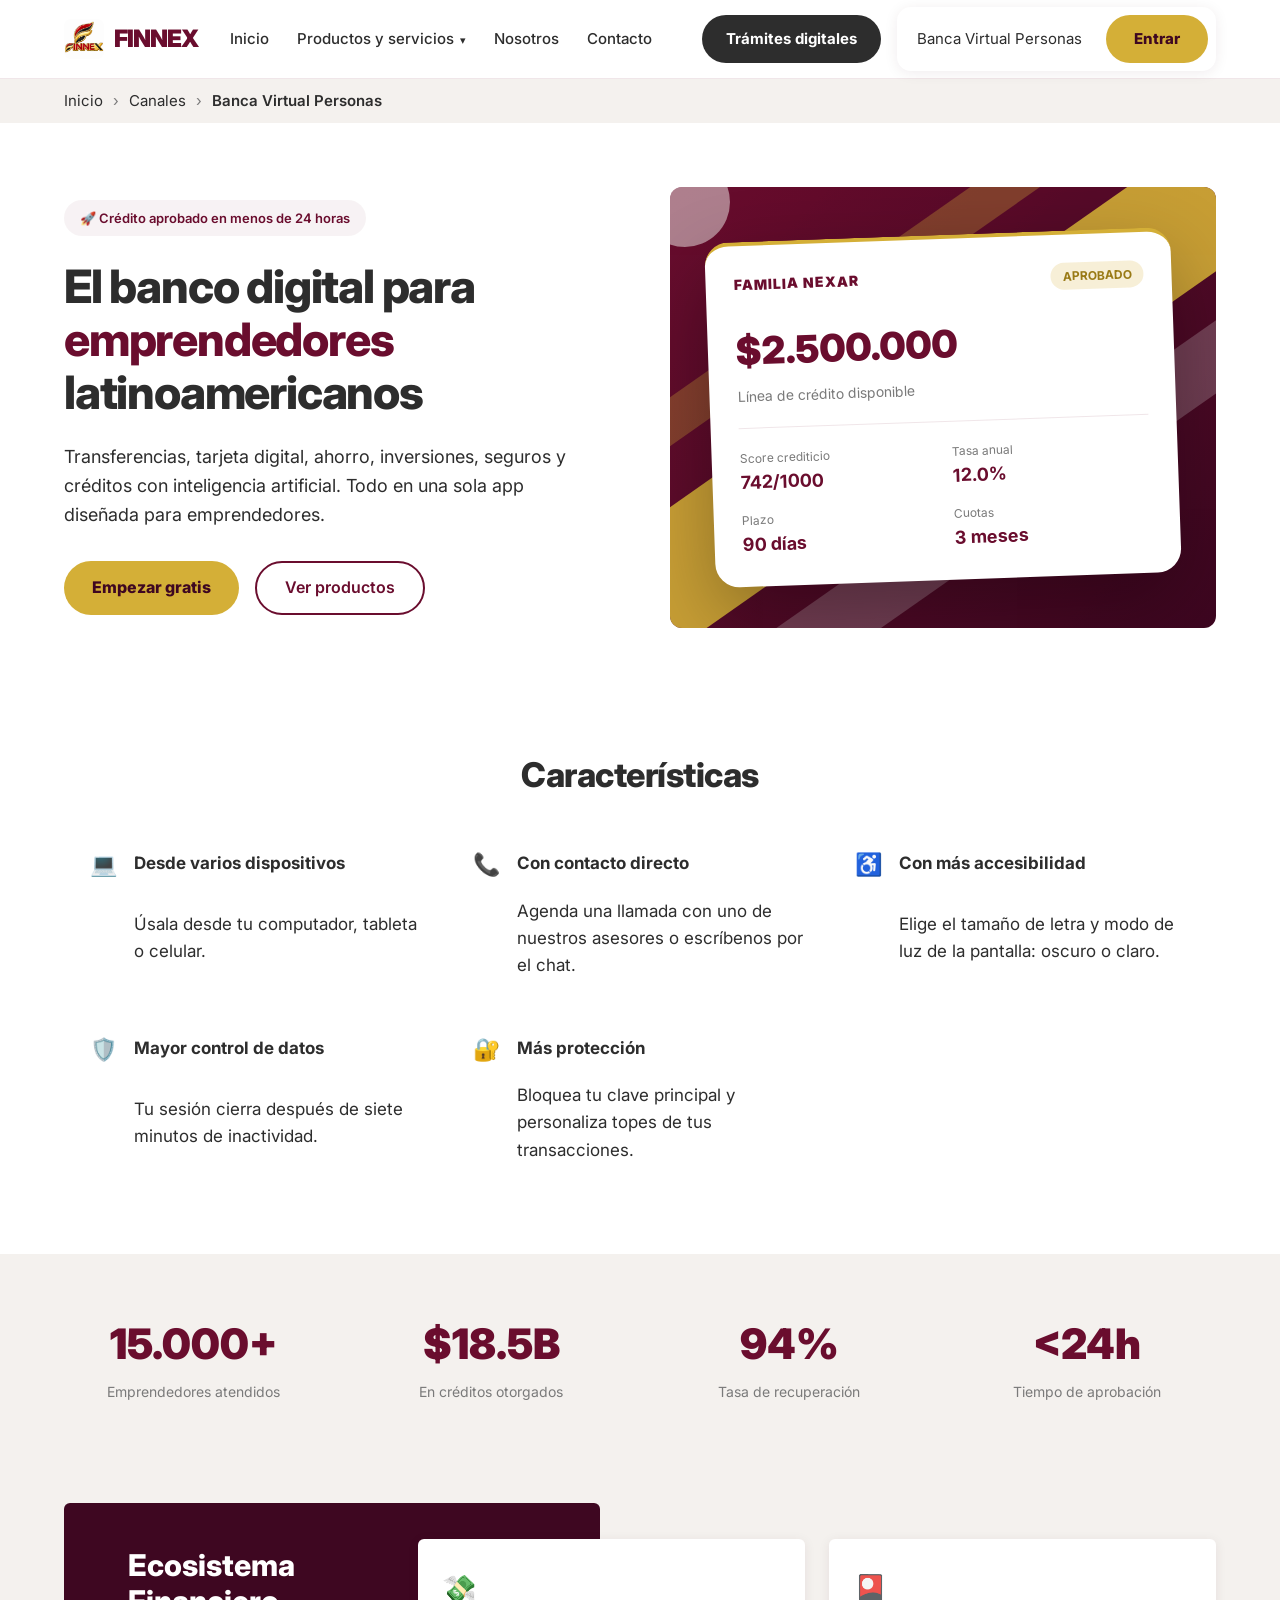
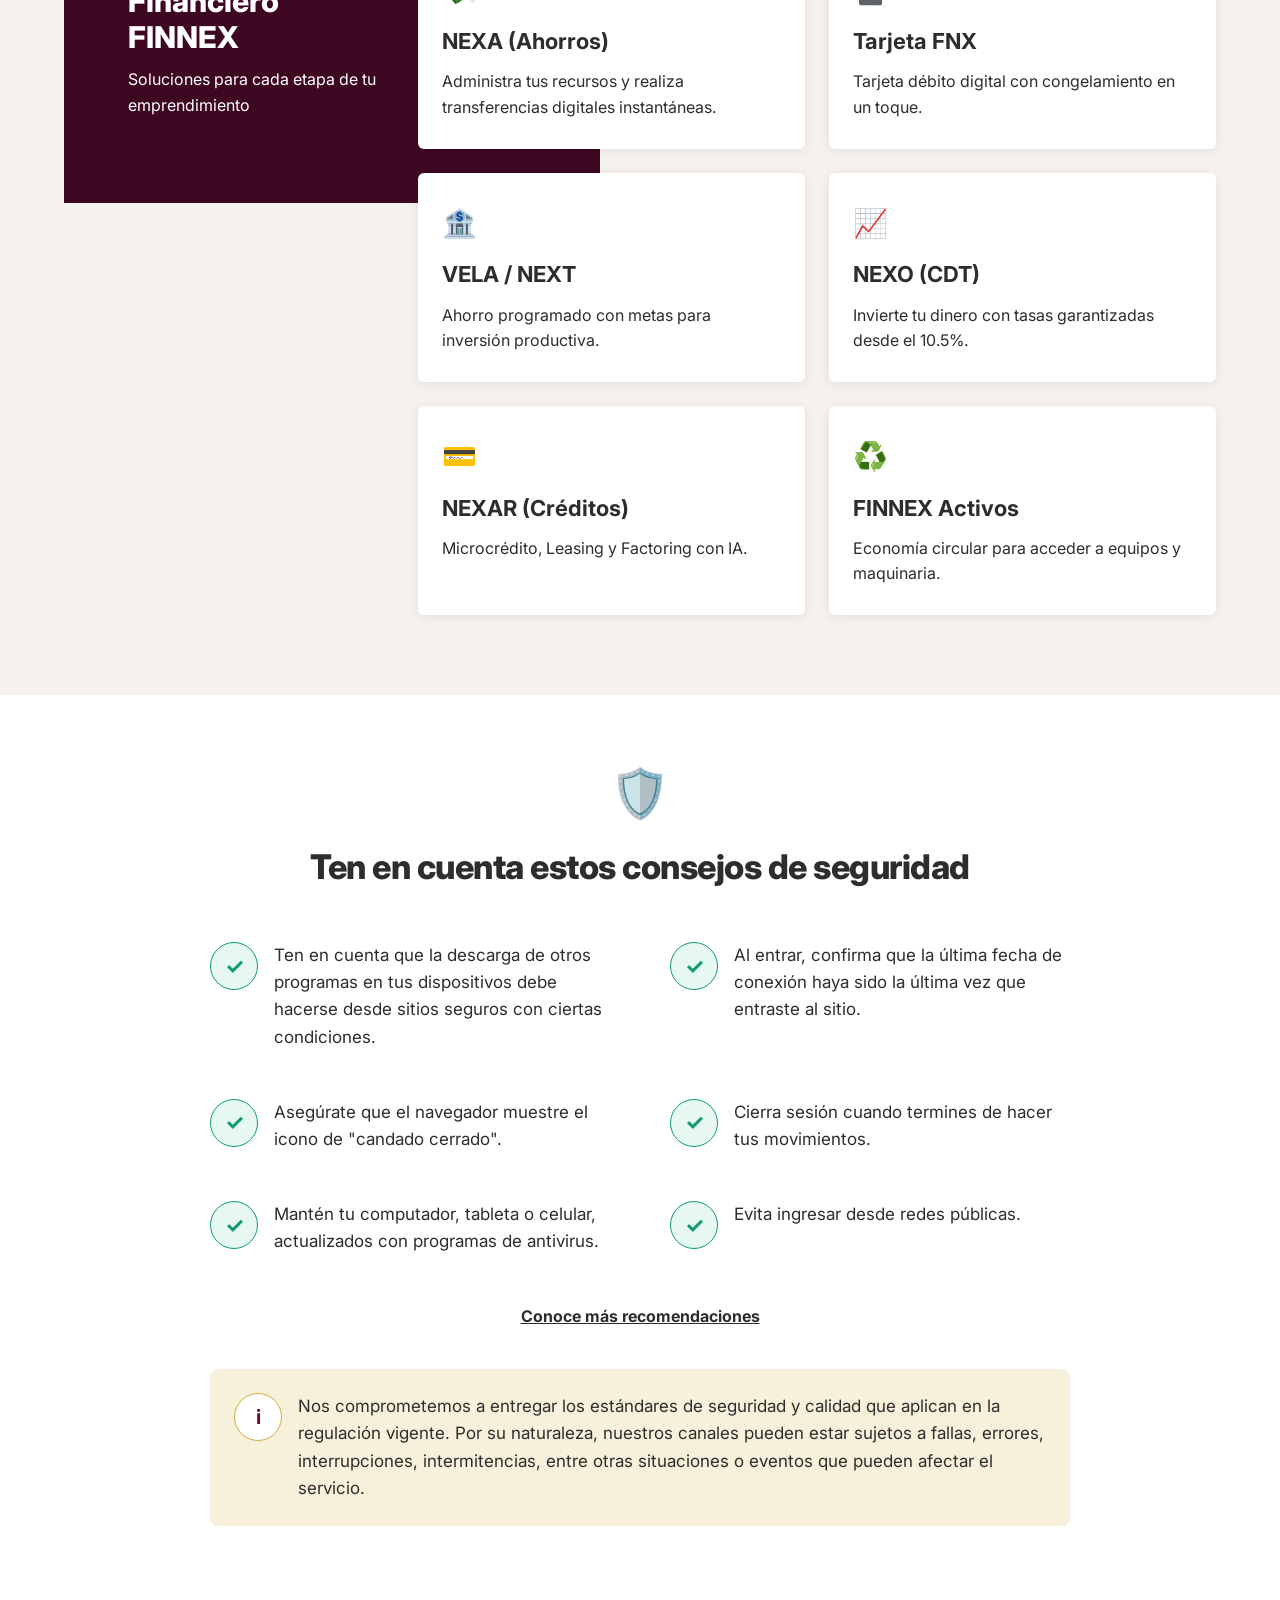
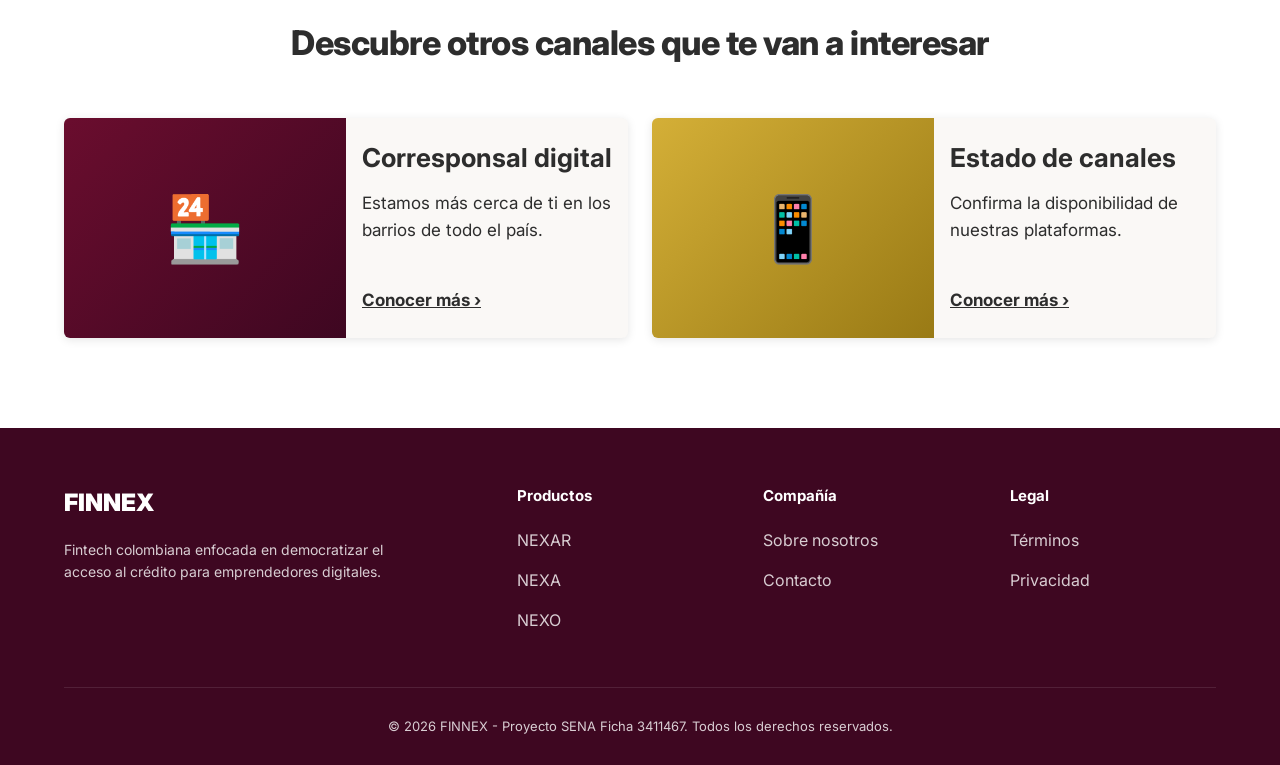
<file: index.html>
<!DOCTYPE html>
<html lang="es">
<head>
  <meta charset="UTF-8">
  <meta name="viewport" content="width=device-width, initial-scale=1.0">
  <title>FINNEX - El banco digital para emprendedores</title>
  <link rel="icon" type="image/png" href="logo.png">
  <link href="https://fonts.googleapis.com/css2?family=Inter:wght@300;400;500;600;700;800;900&display=swap" rel="stylesheet">
  <style>
    * { margin: 0; padding: 0; box-sizing: border-box; }
    :root {
      --wine: #6A0D2E;
      --wine-dark: #3E0721;
      --gold: #D4AF37;
      --bone: #F4F1EE;
      --text: #2D2D2D;
      --text-light: #7A7A7A;
      --white: #FFFFFF;
      --success: #0F9D6E;
      --success-soft: #E7F7F1;
      --line: rgba(106, 13, 46, 0.1);
    }
    html { scroll-behavior: smooth; }
    body { font-family: 'Inter', sans-serif; background: var(--white); color: var(--text); line-height: 1.6; overflow-x: hidden; }
    a { color: inherit; }
    .container { max-width: 1200px; margin: 0 auto; padding: 0 24px; }
    h2.title { font-size: 34px; font-weight: 800; color: var(--text); text-align: center; letter-spacing: -.5px; margin-bottom: 48px; }
    :focus-visible { outline: 2px solid var(--gold); outline-offset: 2px; }

    /* BOTONES */
    .btn-primary { background: var(--wine); color: var(--white) !important; padding: 12px 28px; border-radius: 100px; font-weight: 600; text-decoration: none; display: inline-flex; align-items: center; justify-content: center; transition: all .2s; border: none; cursor: pointer; }
    .btn-primary:hover { background: var(--wine-dark); transform: translateY(-2px); box-shadow: 0 10px 20px rgba(106, 13, 46, .2); }
    .btn-secondary { background: var(--white); color: var(--wine); padding: 12px 28px; border-radius: 100px; font-weight: 600; text-decoration: none; border: 2px solid var(--wine); transition: all .2s; }
    .btn-secondary:hover { background: var(--bone); transform: translateY(-2px); }
    .btn-gold { background: var(--gold); color: var(--wine-dark); padding: 12px 28px; border-radius: 100px; font-weight: 800; text-decoration: none; display: inline-flex; align-items: center; transition: all .2s; }
    .btn-gold:hover { transform: translateY(-2px); box-shadow: 0 10px 20px rgba(212, 175, 55, .3); }
    .btn-dark { background: var(--text); color: var(--white); padding: 12px 24px; border-radius: 100px; font-weight: 700; font-size: 15px; text-decoration: none; transition: background .2s; }
    .btn-dark:hover { background: var(--wine-dark); }


    /* NAVBAR */
    .navbar { background: var(--white); position: sticky; top: 0; z-index: 100; border-bottom: 1px solid var(--line); }
    .nav-inner { display: flex; align-items: center; gap: 32px; min-height: 76px; }
    .logo { display: flex; align-items: center; gap: 10px; font-size: 24px; font-weight: 900; color: var(--wine); text-decoration: none; letter-spacing: -1px; }
    .logo img { width: 40px; height: 40px; border-radius: 8px; }
    .nav-links { display: flex; gap: 28px; align-items: center; }
    .nav-links a { text-decoration: none; font-size: 15px; font-weight: 500; transition: color .2s; }
    .nav-links a:hover { color: var(--wine); }
    .nav-actions { margin-left: auto; display: flex; align-items: center; gap: 16px; }
    .nav-access { display: flex; align-items: center; gap: 24px; padding: 8px 8px 8px 20px; border-radius: 14px; box-shadow: 0 2px 14px rgba(62, 7, 33, .08); font-size: 15px; }
    .menu-btn { display: none; background: none; border: none; font: 700 16px 'Inter', sans-serif; color: var(--text); cursor: pointer; }

    /* MENÚ DESPLEGABLE */
    .has-drop { position: relative; padding: 26px 0; }
    .drop-trigger small { font-size: 11px; margin-left: 2px; }
    .dropdown { position: absolute; top: 100%; left: -16px; width: 280px; background: var(--white); border: 1px solid var(--line); border-radius: 12px; padding: 8px; box-shadow: 0 20px 40px rgba(62, 7, 33, .15); opacity: 0; visibility: hidden; transform: translateY(8px); transition: opacity .2s, transform .2s, visibility .2s; z-index: 200; }
    .has-drop:hover .dropdown, .has-drop:focus-within .dropdown { opacity: 1; visibility: visible; transform: none; }
    .nav-links .dropdown a { display: flex; align-items: center; gap: 12px; padding: 9px 12px; border-radius: 8px; font-size: 14px; font-weight: 500; }
    .nav-links .dropdown a span { width: 22px; text-align: center; font-size: 16px; }
    .nav-links .dropdown a:hover { background: var(--bone); color: var(--wine); font-weight: 500; }

    /* MIGAS DE PAN */
    .crumbs { background: var(--bone); font-size: 15px; }
    .crumbs .container { padding-top: 10px; padding-bottom: 10px; display: flex; gap: 10px; align-items: center; }
    .crumbs a { text-decoration: none; }
    .crumbs a:hover { color: var(--wine); }
    .crumbs b { font-weight: 600; }
    .crumbs i { font-style: normal; color: var(--text-light); }

    /* HERO */
    .hero { padding: 64px 0 80px; }
    .hero-inner { display: grid; grid-template-columns: 1fr 1fr; gap: 60px; align-items: center; }
    .hero h1 { font-size: 46px; font-weight: 800; line-height: 1.15; letter-spacing: -1.2px; margin-bottom: 24px; color: var(--text); }
    .gradient-text { color: var(--wine); }
    .hero p { font-size: 18px; color: var(--text); margin-bottom: 32px; max-width: 520px; }
    .hero-badge { display: inline-flex; align-items: center; gap: 10px; background: rgba(106, 13, 46, .05); color: var(--wine); padding: 8px 16px; border-radius: 100px; font-size: 13px; font-weight: 600; margin-bottom: 24px; }
    .hero-cta { display: flex; gap: 16px; flex-wrap: wrap; }
    .hero-visual { position: relative; border-radius: 12px; overflow: hidden; min-height: 400px; padding: 48px 40px; display: flex; align-items: center; background: linear-gradient(135deg, var(--wine) 0%, var(--wine-dark) 100%); }
    .hero-visual::before { content: ""; position: absolute; width: 150%; height: 120px; right: -30%; top: 28%; transform: rotate(-35deg); background: var(--gold); opacity: .9; box-shadow: 0 130px 0 -30px rgba(244, 241, 238, .25), 0 -130px 0 -40px rgba(212, 175, 55, .35); }
    .hero-visual::after { content: ""; position: absolute; width: 90px; height: 90px; border-radius: 50%; left: -30px; top: -30px; background: var(--bone); opacity: .5; }

    /* MOCKUP */
    .card-mockup { position: relative; z-index: 1; width: 100%; background: var(--white); border-radius: 24px; padding: 28px; box-shadow: 0 30px 80px rgba(0, 0, 0, .3); transform: rotate(-2deg); transition: transform .3s; border-top: 4px solid var(--gold); }
    .card-mockup:hover { transform: rotate(0) scale(1.02); }
    .card-header { display: flex; justify-content: space-between; margin-bottom: 20px; }
    .card-brand { font-weight: 900; color: var(--wine); font-size: 14px; letter-spacing: 1px; }
    .card-status { background: rgba(212, 175, 55, .2); color: #997A15; padding: 4px 12px; border-radius: 100px; font-size: 12px; font-weight: 700; }
    .card-amount { font-size: 38px; font-weight: 900; color: var(--wine); margin-bottom: 4px; }
    .card-details { display: grid; grid-template-columns: 1fr 1fr; gap: 14px; padding-top: 20px; border-top: 1px solid var(--line); }
    .detail-label { font-size: 12px; color: var(--text-light); }
    .detail-value { font-size: 18px; font-weight: 700; color: var(--wine); }

    /* CARACTERÍSTICAS */
    .features { padding: 40px 0 90px; }
    .features-grid { display: grid; grid-template-columns: repeat(3, 1fr); gap: 56px 48px; max-width: 1100px; margin: 0 auto; }
    .feature { display: grid; grid-template-columns: 32px 1fr; column-gap: 12px; }
    .feature .ico { font-size: 22px; line-height: 1.3; }
    .feature h3 { font-size: 17px; font-weight: 700; margin-bottom: 20px; }
    .feature p { grid-column: 2; font-size: 17px; color: var(--text); max-width: 300px; }

    /* ESTADÍSTICAS */
    .stats { padding: 56px 0; background: var(--bone); }
    .stats-grid { display: grid; grid-template-columns: repeat(4, 1fr); gap: 40px; text-align: center; }
    .stat-value { font-size: 42px; font-weight: 900; color: var(--wine); margin-bottom: 4px; }
    .stat-label { color: var(--text-light); font-size: 14px; }

    /* PRODUCTOS: PANEL OSCURO + TARJETAS */
    .products { padding: 80px 0; background: var(--bone); }
    .products .container { display: grid; grid-template-columns: 1fr; }
    .products-wrap { position: relative; display: grid; grid-template-columns: 330px 1fr; gap: 24px; }
    .products-wrap::before { content: ""; position: absolute; left: 0; top: -36px; width: 536px; height: 300px; background: var(--wine-dark); border-radius: 6px 6px 0 0; }
    .products-intro { position: relative; z-index: 1; padding: 0 0 0 64px; margin-top: 0; color: var(--white); }
    .products-intro h2 { font-size: 30px; font-weight: 800; line-height: 1.2; margin-top: 8px; }
    .products-intro .badge { display: inline-flex; width: 64px; height: 64px; border-radius: 50%; background: var(--gold); align-items: center; justify-content: center; font-size: 30px; margin-top: 28px; }
    .products-grid { position: relative; z-index: 1; display: grid; grid-template-columns: repeat(2, 1fr); gap: 24px; }
    .product-card { background: var(--white); border-radius: 6px; padding: 28px 24px; min-height: 180px; box-shadow: 0 2px 12px rgba(62, 7, 33, .08); transition: transform .25s, box-shadow .25s; }
    .product-card:hover { transform: translateY(-6px); box-shadow: 0 20px 40px rgba(106, 13, 46, .12); }
    .product-icon { font-size: 28px; margin-bottom: 12px; }
    .product-card h3 { font-size: 22px; font-weight: 700; color: var(--text); margin-bottom: 10px; }
    .product-card p { font-size: 16px; color: var(--text); }

    /* APRENDE MÁS: TABS + CARRUSEL */
    .learn { padding: 90px 0; }
    .tabs { display: flex; justify-content: center; gap: 28px; margin: -16px auto 40px; border-bottom: 1px solid #e3e3e3; width: fit-content; max-width: 100%; overflow-x: auto; }
    .tab { background: none; border: none; border-bottom: 3px solid transparent; padding: 14px 8px; font: 500 16px 'Inter', sans-serif; color: var(--text); cursor: pointer; white-space: nowrap; }
    .tab.active { border-bottom-color: var(--text); font-weight: 700; }
    .carousel { display: flex; gap: 24px; overflow-x: auto; scroll-snap-type: x mandatory; scrollbar-width: none; padding: 4px 4px 16px; }
    .carousel::-webkit-scrollbar { display: none; }
    .video-card { flex: 0 0 calc(25% - 18px); min-width: 250px; scroll-snap-align: start; background: #FAF8F6; border-radius: 6px; box-shadow: 0 2px 10px rgba(0, 0, 0, .1); display: flex; flex-direction: column; overflow: hidden; }
    .video-card.hide { display: none; }
    .thumb { position: relative; height: 180px; display: flex; align-items: center; justify-content: center; background: linear-gradient(135deg, var(--wine), var(--wine-dark)); }
    .thumb.alt { background: linear-gradient(135deg, var(--gold), #997A15); }
    .thumb .tag { position: absolute; left: 12px; top: 12px; background: var(--bone); color: var(--wine); font-size: 14px; font-weight: 600; padding: 2px 14px; border-radius: 100px; }
    .play { width: 64px; height: 64px; border: 3px solid var(--white); border-radius: 50%; color: var(--white); display: flex; align-items: center; justify-content: center; font-size: 26px; padding-left: 5px; }
    .video-card p { padding: 28px 16px 0; font-size: 17px; flex: 1; }
    .video-card a { padding: 28px 16px 24px; font-weight: 700; font-size: 17px; }



    /* SEGURIDAD */
    .security { padding: 60px 0 90px; }
    .security .shield { display: block; text-align: center; font-size: 48px; margin-bottom: 8px; }
    .tips { display: grid; grid-template-columns: 1fr 1fr; gap: 48px 60px; max-width: 860px; margin: 0 auto 48px; }
    .tip { display: flex; gap: 16px; align-items: flex-start; font-size: 17px; }
    .check { flex: 0 0 48px; height: 48px; border-radius: 50%; background: var(--success-soft); border: 1.5px solid var(--success); color: var(--success); display: flex; align-items: center; justify-content: center; font-size: 22px; font-weight: 700; }
    .more { display: block; text-align: center; font-weight: 700; margin-bottom: 40px; }
    .notice { max-width: 860px; margin: 0 auto; background: rgba(212, 175, 55, .18); border-radius: 8px; padding: 24px; display: flex; gap: 16px; font-size: 17px; }
    .notice .check { background: var(--white); border-color: var(--gold); color: var(--wine); font-size: 20px; }

    /* OTROS CANALES */
    .channels { padding: 0 0 90px; }
    .channels-grid { display: grid; grid-template-columns: 1fr 1fr; gap: 24px; }
    .channel { display: grid; grid-template-columns: 1fr 1fr; background: #FAF8F6; border-radius: 6px; overflow: hidden; box-shadow: 0 2px 10px rgba(0, 0, 0, .1); min-height: 220px; }
    .channel .pic { display: flex; align-items: center; justify-content: center; font-size: 64px; background: linear-gradient(135deg, var(--wine), var(--wine-dark)); }
    .channel .pic.alt { background: linear-gradient(135deg, var(--gold), #997A15); }
    .channel div.body { padding: 24px 16px; display: flex; flex-direction: column; }
    .channel h3 { font-size: 26px; font-weight: 700; margin-bottom: 16px; line-height: 1.2; }
    .channel p { font-size: 17px; flex: 1; }
    .channel a { font-weight: 700; font-size: 17px; }

    /* FOOTER */
    .footer { background: var(--wine-dark); color: rgba(255, 255, 255, .8); padding: 56px 0 28px; }
    .footer-grid { display: grid; grid-template-columns: 2fr 1fr 1fr 1fr; gap: 40px; margin-bottom: 40px; }
    .footer-brand { color: var(--white); font-size: 24px; font-weight: 900; margin-bottom: 16px; }
    .footer h4 { color: var(--white); font-size: 15px; margin-bottom: 20px; }
    .footer a { display: block; color: rgba(255, 255, 255, .8); text-decoration: none; margin-bottom: 14px; transition: color .2s; }
    .footer a:hover { color: var(--gold); }

    .footer-bottom { padding-top: 28px; border-top: 1px solid rgba(255, 255, 255, .1); text-align: center; font-size: 13px; }

    /* RESPONSIVE */
    @media (max-width: 1024px) {
      .nav-access { padding: 0; box-shadow: none; }
      .menu-btn { display: block; }
      .has-drop { width: 100%; padding: 0; }
      .dropdown { position: static; width: 100%; opacity: 1; visibility: visible; transform: none; box-shadow: none; border: none; padding: 4px 0 0 8px; }
      .nav-inner { gap: 16px; }
      .nav-actions { gap: 8px; }
      .nav-links { display: none; }
      .nav-links.open { display: flex; flex-direction: column; align-items: flex-start; gap: 4px; position: absolute; top: 76px; left: 0; right: 0; max-height: calc(100vh - 76px); overflow-y: auto; background: var(--white); padding: 20px 24px; border-bottom: 1px solid var(--line); box-shadow: 0 12px 24px rgba(0, 0, 0, .08); }
      .nav-links.open > a, .nav-links.open .has-drop > a { display: block; width: 100%; padding: 10px 0; }
      .hero-inner { grid-template-columns: 1fr; gap: 40px; }
      .features-grid { grid-template-columns: 1fr 1fr; }
      .products-wrap { grid-template-columns: 1fr; }
      .products-wrap::before { width: 100%; height: 220px; top: -36px; }
      .products-intro { padding: 0 24px 24px; }
      .tips, .channels-grid { grid-template-columns: 1fr; }
      .footer-grid { grid-template-columns: 1fr 1fr; }
    }
    @media (max-width: 640px) {
      h2.title { font-size: 26px; margin-bottom: 32px; }
      .hero { padding: 32px 0 56px; }
      .hero h1 { font-size: 32px; }
      .hero-visual { min-height: 0; padding: 32px 20px; }
      .features-grid, .products-grid, .stats-grid, .footer-grid { grid-template-columns: 1fr; gap: 32px; }
      .features-grid { gap: 40px; }
      .feature p { max-width: none; }
      .products-grid { gap: 16px; }
      .channel { grid-template-columns: 1fr; }
      .channel .pic { min-height: 140px; }
      .nav-actions .btn-dark { display: none; }
      .nav-inner { gap: 10px; }
      .logo { font-size: 20px; }
      .logo img { width: 34px; height: 34px; }
      .nav-access span { display: none; }
      .nav-access .btn-gold { padding: 10px 20px; }
      .tabs { gap: 14px; }
    }
    @media (prefers-reduced-motion: reduce) { * { transition: none !important; scroll-behavior: auto !important; } }
  </style>
</head>
<body>

  <header class="navbar">
    <div class="container nav-inner">
      <a href="index.html" class="logo"><img src="logo.png" alt="FINNEX"> FINNEX</a>
      <nav class="nav-links" id="navLinks">
        <a href="index.html">Inicio</a>
        <div class="has-drop">
          <a href="productos.html" class="drop-trigger">Productos y servicios <small>▾</small></a>
          <div class="dropdown">
          <a href="productos.html"><span>💸</span>Mis cuentas (NEXA)</a>
          <a href="productos.html"><span>🎴</span>Tarjetas (FNX)</a>
          <a href="productos.html"><span>🔁</span>Transferencias</a>
          <a href="productos.html"><span>🧾</span>Pagos y servicios</a>
          <a href="productos.html"><span>📈</span>Ahorro e inversión (NEXO)</a>
          <a href="productos.html"><span>💳</span>Créditos (NEXAR)</a>
          <a href="productos.html"><span>🛡️</span>Seguros</a>
          <a href="productos.html"><span>🎁</span>Cajitas FNX</a>
          <a href="productos.html"><span>🏦</span>VELA / NEXT</a>
          <a href="productos.html"><span>💼</span>FIN-BIZ</a>
          <a href="productos.html"><span>📊</span>FIN-360</a>
          <a href="productos.html"><span>♻️</span>FINNEX Activos</a>
          <a href="productos.html"><span>🧮</span>Simulador de crédito</a>
          </div>
        </div>
        <a href="nosotros.html">Nosotros</a>
        <a href="contacto.html">Contacto</a>
      </nav>
      <div class="nav-actions">
        <a href="tramites.html" class="btn-dark">Trámites digitales</a>
        <div class="nav-access"><span>Banca Virtual Personas</span><a href="login.html" class="btn-gold">Entrar</a></div>
        <button class="menu-btn" id="menuBtn" aria-label="Abrir menú">Menú ⋮</button>
      </div>
    </div>
  </header>

  <div class="crumbs">
    <div class="container"><a href="index.html">Inicio</a><i>›</i><a href="productos.html">Canales</a><i>›</i><b>Banca Virtual Personas</b></div>
  </div>

  <section class="hero">
    <div class="container hero-inner">
      <div>
        <div class="hero-badge">🚀 Crédito aprobado en menos de 24 horas</div>
        <h1>El banco digital para <span class="gradient-text">emprendedores</span> latinoamericanos</h1>
        <p>Transferencias, tarjeta digital, ahorro, inversiones, seguros y créditos con inteligencia artificial. Todo en una sola app diseñada para emprendedores.</p>
        <div class="hero-cta">
          <a href="login.html" class="btn-gold">Empezar gratis</a>
          <a href="productos.html" class="btn-secondary">Ver productos</a>
        </div>
      </div>
      <div class="hero-visual">
        <div class="card-mockup">
          <div class="card-header"><span class="card-brand">FAMILIA NEXAR</span><span class="card-status">APROBADO</span></div>
          <div class="card-amount">$2.500.000</div>
          <div style="color: var(--text-light); font-size: 14px; margin-bottom: 20px;">Línea de crédito disponible</div>
          <div class="card-details">
            <div><div class="detail-label">Score crediticio</div><div class="detail-value">742/1000</div></div>
            <div><div class="detail-label">Tasa anual</div><div class="detail-value">12.0%</div></div>
            <div><div class="detail-label">Plazo</div><div class="detail-value">90 días</div></div>
            <div><div class="detail-label">Cuotas</div><div class="detail-value">3 meses</div></div>
          </div>
        </div>
      </div>
    </div>
  </section>

  <section class="features">
    <div class="container">
      <h2 class="title">Características</h2>
      <div class="features-grid">
        <div class="feature"><span class="ico">💻</span><h3>Desde varios dispositivos</h3><p>Úsala desde tu computador, tableta o celular.</p></div>
        <div class="feature"><span class="ico">📞</span><h3>Con contacto directo</h3><p>Agenda una llamada con uno de nuestros asesores o escríbenos por el chat.</p></div>
        <div class="feature"><span class="ico">♿</span><h3>Con más accesibilidad</h3><p>Elige el tamaño de letra y modo de luz de la pantalla: oscuro o claro.</p></div>
        <div class="feature"><span class="ico">🛡️</span><h3>Mayor control de datos</h3><p>Tu sesión cierra después de siete minutos de inactividad.</p></div>
        <div class="feature"><span class="ico">🔐</span><h3>Más protección</h3><p>Bloquea tu clave principal y personaliza topes de tus transacciones.</p></div>
      </div>
    </div>
  </section>

  <section class="stats">
    <div class="container stats-grid">
      <div><div class="stat-value">15.000+</div><div class="stat-label">Emprendedores atendidos</div></div>
      <div><div class="stat-value">$18.5B</div><div class="stat-label">En créditos otorgados</div></div>
      <div><div class="stat-value">94%</div><div class="stat-label">Tasa de recuperación</div></div>
      <div><div class="stat-value">&lt;24h</div><div class="stat-label">Tiempo de aprobación</div></div>
    </div>
  </section>

  <section class="products">
    <div class="container">
      <div class="products-wrap">
        <div class="products-intro">
          <h2>Ecosistema Financiero FINNEX</h2>
          <p style="margin-top:12px;font-size:16px;">Soluciones para cada etapa de tu emprendimiento</p>
        </div>
        <div class="products-grid">
          <div class="product-card"><div class="product-icon">💸</div><h3>NEXA (Ahorros)</h3><p>Administra tus recursos y realiza transferencias digitales instantáneas.</p></div>
          <div class="product-card"><div class="product-icon">🎴</div><h3>Tarjeta FNX</h3><p>Tarjeta débito digital con congelamiento en un toque.</p></div>
          <div class="product-card"><div class="product-icon">🏦</div><h3>VELA / NEXT</h3><p>Ahorro programado con metas para inversión productiva.</p></div>
          <div class="product-card"><div class="product-icon">📈</div><h3>NEXO (CDT)</h3><p>Invierte tu dinero con tasas garantizadas desde el 10.5%.</p></div>
          <div class="product-card"><div class="product-icon">💳</div><h3>NEXAR (Créditos)</h3><p>Microcrédito, Leasing y Factoring con IA.</p></div>
          <div class="product-card"><div class="product-icon">♻️</div><h3>FINNEX Activos</h3><p>Economía circular para acceder a equipos y maquinaria.</p></div>
        </div>
      </div>
    </div>
  </section>












  
  <section class="security">
    <div class="container">
      <span class="shield">🛡️</span>
      <h2 class="title">Ten en cuenta estos consejos de seguridad</h2>
      <div class="tips">
        <div class="tip"><span class="check">✓</span><p>Ten en cuenta que la descarga de otros programas en tus dispositivos debe hacerse desde sitios seguros con ciertas condiciones.</p></div>
        <div class="tip"><span class="check">✓</span><p>Al entrar, confirma que la última fecha de conexión haya sido la última vez que entraste al sitio.</p></div>
        <div class="tip"><span class="check">✓</span><p>Asegúrate que el navegador muestre el icono de "candado cerrado".</p></div>
        <div class="tip"><span class="check">✓</span><p>Cierra sesión cuando termines de hacer tus movimientos.</p></div>
        <div class="tip"><span class="check">✓</span><p>Mantén tu computador, tableta o celular, actualizados con programas de antivirus.</p></div>
        <div class="tip"><span class="check">✓</span><p>Evita ingresar desde redes públicas.</p></div>
      </div>
      <a href="privacidad.html" class="more">Conoce más recomendaciones</a>
      <div class="notice"><span class="check">i</span><p>Nos comprometemos a entregar los estándares de seguridad y calidad que aplican en la regulación vigente. Por su naturaleza, nuestros canales pueden estar sujetos a fallas, errores, interrupciones, intermitencias, entre otras situaciones o eventos que pueden afectar el servicio.</p></div>
    </div>
  </section>

  <section class="channels">
    <div class="container">
      <h2 class="title">Descubre otros canales que te van a interesar</h2>
      <div class="channels-grid">
        <div class="channel"><div class="pic">🏪</div><div class="body"><h3>Corresponsal digital</h3><p>Estamos más cerca de ti en los barrios de todo el país.</p><a href="contacto.html">Conocer más ›</a></div></div>
        <div class="channel"><div class="pic alt">📱</div><div class="body"><h3>Estado de canales</h3><p>Confirma la disponibilidad de nuestras plataformas.</p><a href="contacto.html">Conocer más ›</a></div></div>
      </div>
    </div>
  </section>

  <footer class="footer">
    <div class="container">
      <div class="footer-grid">
        <div>
          <div class="footer-brand">FINNEX</div>
          <p style="font-size: 14px; max-width: 340px;">Fintech colombiana enfocada en democratizar el acceso al crédito para emprendedores digitales.</p>
        </div>
        <div>
          <h4>Productos</h4>
          <a href="productos.html">NEXAR</a>
          <a href="productos.html">NEXA</a>
          <a href="productos.html">NEXO</a>
        </div>
        <div>
          <h4>Compañía</h4>
          <a href="nosotros.html">Sobre nosotros</a>
          <a href="contacto.html">Contacto</a>
        </div>
        <div>
          <h4>Legal</h4>
          <a href="terminos.html">Términos</a>
          <a href="privacidad.html">Privacidad</a>
        </div>
      </div>
      <div class="footer-bottom">&copy; 2026 FINNEX - Proyecto SENA Ficha 3411467. Todos los derechos reservados.</div>
    </div>
  </footer>

  <script>
    var nav = document.getElementById('navLinks');
    document.getElementById('menuBtn').onclick = function () { nav.classList.toggle('open'); };
    nav.querySelectorAll('a').forEach(function (a) { a.addEventListener('click', function () { nav.classList.remove('open'); }); });



    var tabs = document.querySelectorAll('.tab'), cards = document.querySelectorAll('.video-card');
    tabs.forEach(function (t) {
      t.onclick = function () {
        tabs.forEach(function (x) { x.classList.remove('active'); });
        t.classList.add('active');
        cards.forEach(function (c) { c.classList.toggle('hide', t.dataset.f !== 'all' && c.dataset.c !== t.dataset.f); });
      };
    });
  </script>
</body>
</html>
</file>
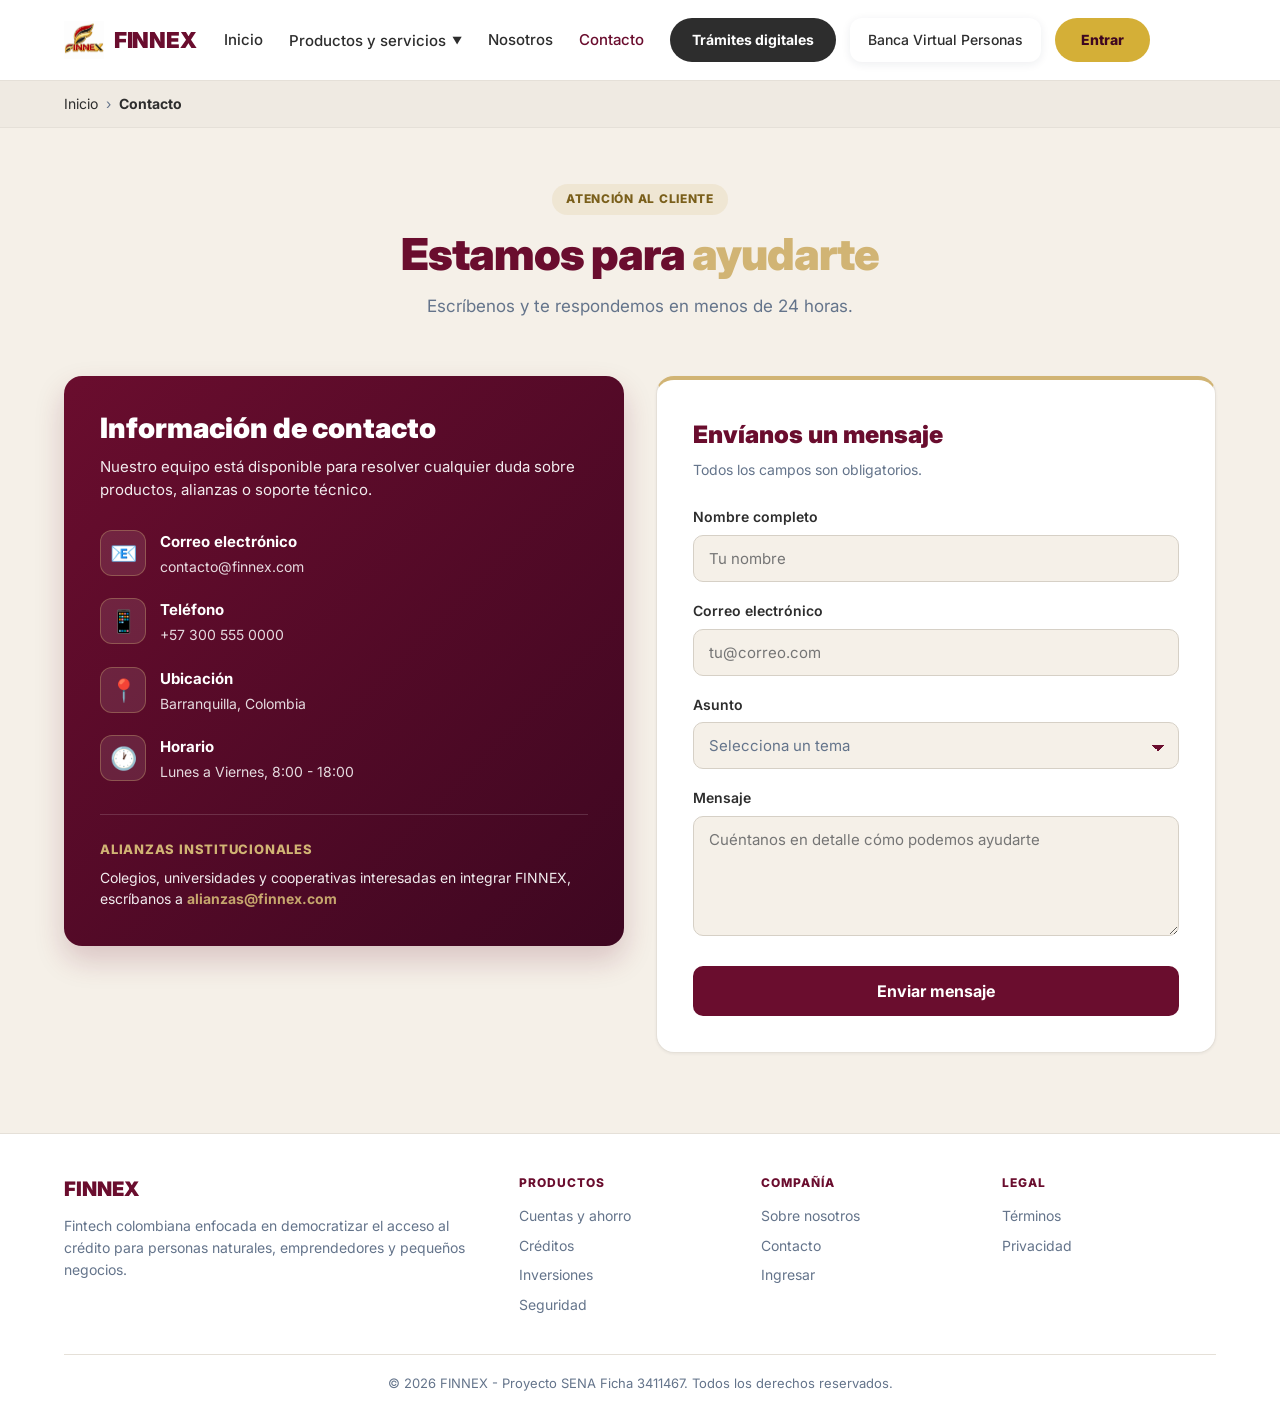
<file: contacto.html>
<!DOCTYPE html>
<html lang="es">
<head>
  <meta charset="UTF-8">
  <meta name="viewport" content="width=device-width, initial-scale=1.0">
  <title>Contacto - FINNEX</title>
  <link rel="icon" type="image/png" href="logo.png">
  <link href="https://fonts.googleapis.com/css2?family=Inter:wght@300;400;500;600;700;800;900&display=swap" rel="stylesheet">
  <style>
    /* =========================================================
       1. VARIABLES (paleta de FINNEX)
       ========================================================= */
    :root {
      --wine: #6A0D2E;
      --wine-dark: #3E0721;
      --wine-soft: rgba(106, 13, 46, .08);
      --gold: #D1B474;
      --gold-soft: rgba(209, 180, 116, .18);
      --gold-strong: #D4AF37;
      --bone: #F5F0E8;
      --bone-2: #EFEAE2;
      --bg-card: #FFFFFF;
      --border: #E5E0D8;
      --dark: #1E293B;
      --ink: #2D2D2D;
      --text-light: #64748B;
      --radius: 14px;
      --shadow: 0 1px 3px rgba(30, 41, 59, .06);
      --nav-h: 80px;
    }

    /* =========================================================
       2. BASE
       ========================================================= */
    *, *::before, *::after { box-sizing: border-box; }
    html { -webkit-text-size-adjust: 100%; scroll-behavior: smooth; }
    body {
      margin: 0;
      font-family: 'Inter', system-ui, -apple-system, 'Segoe UI', sans-serif;
      background: var(--bone);
      color: var(--ink);
      font-size: 15px;
      line-height: 1.55;
      overflow-x: hidden;
    }
    a { color: inherit; }
    img { max-width: 100%; height: auto; display: block; }
    button, input, select, textarea { font-family: inherit; }
    .container { width: 100%; max-width: 1200px; margin: 0 auto; padding: 0 24px; }

    /* =========================================================
       3. NAVBAR SUPERIOR
       ========================================================= */
    .site-header {
      position: sticky;
      top: 0;
      z-index: 200;
      background: #FFFFFF;
      border-bottom: 1px solid var(--border);
    }
    .nav-inner {
      min-height: var(--nav-h);
      display: flex;
      align-items: center;
      gap: 28px;
    }
    .logo {
      display: flex;
      align-items: center;
      gap: 10px;
      text-decoration: none;
      flex-shrink: 0;
    }
    .logo img { width: 40px; height: 40px; object-fit: contain; }
    .logo-text {
      font-size: 22px;
      font-weight: 900;
      color: var(--wine);
      letter-spacing: -.3px;
    }

    .nav-menu {
      display: flex;
      align-items: center;
      gap: 26px;
      flex: 1;
      min-width: 0;
    }
    .nav-link {
      position: relative;
      display: inline-flex;
      align-items: center;
      gap: 6px;
      padding: 8px 0;
      font-size: 15px;
      font-weight: 500;
      color: var(--ink);
      text-decoration: none;
      background: none;
      border: none;
      cursor: pointer;
      white-space: nowrap;
      transition: color .2s;
    }
    .nav-link:hover, .nav-link.active { color: var(--wine); }
    .nav-link .caret { font-size: 10px; transition: transform .2s; }

    /* Desplegable Productos y servicios */
    .nav-dropdown { position: relative; }
    .dropdown-panel {
      position: absolute;
      top: calc(100% + 14px);
      left: -16px;
      width: 560px;
      padding: 18px;
      background: #FFFFFF;
      border: 1px solid var(--border);
      border-radius: 14px;
      box-shadow: 0 18px 40px rgba(30, 41, 59, .14);
      display: grid;
      grid-template-columns: repeat(2, minmax(0, 1fr));
      gap: 4px;
      opacity: 0;
      visibility: hidden;
      transform: translateY(-6px);
      transition: opacity .2s, transform .2s, visibility .2s;
    }
    .nav-dropdown.open .dropdown-panel,
    .nav-dropdown:hover .dropdown-panel,
    .nav-dropdown:focus-within .dropdown-panel {
      opacity: 1;
      visibility: visible;
      transform: translateY(0);
    }
    .nav-dropdown.open .caret,
    .nav-dropdown:hover .caret { transform: rotate(180deg); }
    .dropdown-panel a {
      display: flex;
      align-items: center;
      gap: 12px;
      padding: 10px 12px;
      border-radius: 10px;
      text-decoration: none;
      font-size: 14px;
      font-weight: 600;
      color: var(--ink);
      transition: background .15s;
    }
    .dropdown-panel a:hover { background: var(--wine-soft); color: var(--wine); }
    .dropdown-panel .dp-icon {
      width: 34px; height: 34px;
      flex-shrink: 0;
      display: flex; align-items: center; justify-content: center;
      border-radius: 10px;
      background: var(--bone);
      font-size: 17px;
    }

    /* Acciones de la derecha */
    .nav-actions {
      display: flex;
      align-items: center;
      gap: 14px;
      flex-shrink: 0;
    }
    .btn-dark {
      display: inline-flex;
      align-items: center;
      justify-content: center;
      min-height: 44px;
      padding: 10px 22px;
      border-radius: 100px;
      background: var(--ink);
      color: #FFF;
      font-size: 14px;
      font-weight: 700;
      text-decoration: none;
      white-space: nowrap;
      transition: background .2s, transform .2s;
    }
    .btn-dark:hover { background: #000; transform: translateY(-1px); }

    .link-card {
      display: inline-flex;
      align-items: center;
      min-height: 44px;
      padding: 10px 18px;
      border-radius: 12px;
      background: #FFFFFF;
      box-shadow: 0 2px 10px rgba(30, 41, 59, .08);
      font-size: 14px;
      font-weight: 500;
      color: var(--ink);
      text-decoration: none;
      white-space: nowrap;
      transition: color .2s;
    }
    .link-card:hover { color: var(--wine); }

    .btn-gold-outline {
      display: inline-flex;
      align-items: center;
      justify-content: center;
      min-height: 44px;
      padding: 10px 26px;
      border-radius: 100px;
      background: var(--gold-strong);
      color: var(--wine-dark);
      font-size: 14px;
      font-weight: 800;
      text-decoration: none;
      white-space: nowrap;
      transition: transform .2s, box-shadow .2s;
    }
    .btn-gold-outline:hover { transform: translateY(-1px); box-shadow: 0 8px 18px rgba(212, 175, 55, .35); }

    .menu-toggle {
      display: none;
      width: 44px; height: 44px;
      flex-shrink: 0;
      margin-left: auto;
      border: 1px solid var(--border);
      border-radius: 12px;
      background: #FFF;
      font-size: 20px;
      color: var(--wine);
      cursor: pointer;
      align-items: center; justify-content: center;
    }

    /* Ruta de navegación */
    .breadcrumb-bar { background: var(--bone-2); border-bottom: 1px solid var(--border); }
    .breadcrumb {
      display: flex;
      align-items: center;
      flex-wrap: wrap;
      gap: 8px;
      min-height: 46px;
      font-size: 14px;
      color: var(--text-light);
    }
    .breadcrumb a { color: var(--ink); text-decoration: none; }
    .breadcrumb a:hover { color: var(--wine); }
    .breadcrumb .sep { color: var(--text-light); }
    .breadcrumb .current { font-weight: 700; color: var(--ink); }

    /* =========================================================
       4. ENCABEZADO DE PÁGINA
       ========================================================= */
    .page-header {
      padding: 56px 0 40px;
      text-align: center;
    }
    .eyebrow {
      display: inline-block;
      margin-bottom: 14px;
      padding: 6px 14px;
      border-radius: 100px;
      background: var(--gold-soft);
      color: #7A5F1B;
      font-size: 12px;
      font-weight: 800;
      letter-spacing: .06em;
      text-transform: uppercase;
    }
    .page-header h1 {
      margin: 0 0 14px;
      font-size: clamp(30px, 4.6vw, 44px);
      font-weight: 900;
      letter-spacing: -1px;
      color: var(--wine);
      line-height: 1.15;
    }
    .page-header h1 span { color: var(--gold); }
    .page-header p {
      max-width: 620px;
      margin: 0 auto;
      font-size: clamp(15px, 2vw, 17px);
      color: var(--text-light);
    }

    /* =========================================================
       5. CONTACTO (layout de dos columnas)
       ========================================================= */
    .contact-grid {
      display: grid;
      grid-template-columns: minmax(0, 1fr) minmax(0, 1fr);
      gap: 32px;
      align-items: start;
      padding: 16px 0 56px;
    }

    /* Columna de información */
    .contact-info {
      padding: 36px;
      border-radius: 18px;
      background: linear-gradient(135deg, var(--wine) 0%, var(--wine-dark) 100%);
      color: #FFF;
      box-shadow: 0 14px 30px rgba(106, 13, 46, .2);
    }
    .contact-info h3 {
      margin: 0 0 10px;
      font-size: clamp(22px, 2.6vw, 28px);
      font-weight: 900;
      line-height: 1.2;
    }
    .contact-info > p {
      margin: 0 0 28px;
      font-size: 15px;
      opacity: .92;
    }
    .contact-item {
      display: flex;
      align-items: flex-start;
      gap: 14px;
      margin-bottom: 20px;
    }
    .contact-icon {
      width: 46px; height: 46px;
      flex-shrink: 0;
      display: flex; align-items: center; justify-content: center;
      border-radius: 12px;
      background: rgba(255, 255, 255, .1);
      border: 1px solid rgba(209, 180, 116, .35);
      font-size: 22px;
    }
    .contact-item strong {
      display: block;
      margin-bottom: 2px;
      font-size: 15px;
      font-weight: 700;
    }
    .contact-item span {
      font-size: 14px;
      opacity: .85;
      word-break: break-word;
    }
    .contact-divider {
      margin-top: 30px;
      padding-top: 24px;
      border-top: 1px solid rgba(255, 255, 255, .15);
    }
    .contact-divider h4 {
      margin: 0 0 8px;
      font-size: 13px;
      font-weight: 800;
      color: var(--gold);
      text-transform: uppercase;
      letter-spacing: .06em;
    }
    .contact-divider p { margin: 0; font-size: 14px; opacity: .92; }
    .contact-divider a { color: var(--gold); font-weight: 700; text-decoration: none; }
    .contact-divider a:hover { text-decoration: underline; }

    /* Columna del formulario */
    .contact-form {
      padding: 36px;
      border-radius: 18px;
      background: var(--bg-card);
      border: 1px solid var(--border);
      border-top: 4px solid var(--gold);
      box-shadow: var(--shadow);
    }
    .contact-form h3 {
      margin: 0 0 6px;
      font-size: 24px;
      font-weight: 900;
      color: var(--wine);
    }
    .contact-form > p {
      margin: 0 0 26px;
      font-size: 14px;
      color: var(--text-light);
    }
    .form-group { margin-bottom: 18px; min-width: 0; }
    .form-label {
      display: block;
      margin-bottom: 7px;
      font-size: 14px;
      font-weight: 600;
      color: var(--ink);
    }
    .form-input, .form-textarea, .form-select {
      width: 100%;
      padding: 13px 15px;
      border: 1px solid #D6D0C6;
      border-radius: 10px;
      background: var(--bone);
      font-size: 15px;
      color: var(--ink);
      transition: border-color .2s, box-shadow .2s, background .2s;
    }
    .form-input:focus, .form-textarea:focus, .form-select:focus {
      outline: none;
      border-color: var(--wine);
      background: #FFFFFF;
      box-shadow: 0 0 0 3px rgba(106, 13, 46, .12);
    }
    .form-textarea { resize: vertical; min-height: 120px; }

    /* Lista desplegable del campo Asunto */
    .form-select {
      appearance: none;
      -webkit-appearance: none;
      cursor: pointer;
      padding-right: 44px;
      background-image:
        linear-gradient(45deg, transparent 50%, var(--wine) 50%),
        linear-gradient(135deg, var(--wine) 50%, transparent 50%);
      background-position: calc(100% - 20px) 55%, calc(100% - 14px) 55%;
      background-size: 6px 6px, 6px 6px;
      background-repeat: no-repeat;
    }
    .form-select:invalid { color: var(--text-light); }
    .form-select option { color: var(--ink); }

    .btn-submit {
      width: 100%;
      min-height: 50px;
      margin-top: 6px;
      padding: 14px;
      border: none;
      border-radius: 10px;
      background: var(--wine);
      color: #FFF;
      font-size: 16px;
      font-weight: 700;
      cursor: pointer;
      transition: background .2s, transform .2s;
    }
    .btn-submit:hover { background: var(--wine-dark); transform: translateY(-1px); }

    .form-message {
      display: none;
      margin-bottom: 18px;
      padding: 12px 14px;
      border-radius: 10px;
      font-size: 14px;
      background: #E7F7EE;
      color: #14532D;
      border: 1px solid #BFE7CF;
    }
    .form-message.show { display: block; }

    /* =========================================================
       6. FOOTER
       ========================================================= */
    .footer {
      margin-top: 24px;
      padding: 40px 0 0;
      background: #FFFFFF;
      border-top: 1px solid var(--border);
    }
    .footer-grid {
      display: grid;
      grid-template-columns: minmax(0, 2fr) repeat(3, minmax(0, 1fr));
      gap: 28px;
      margin-bottom: 30px;
    }
    .footer-brand { margin-bottom: 10px; font-size: 20px; font-weight: 900; color: var(--wine); }
    .footer p { margin: 0; font-size: 14px; color: var(--text-light); }
    .footer h4 {
      margin: 0 0 12px;
      font-size: 12px;
      font-weight: 800;
      color: var(--wine);
      text-transform: uppercase;
      letter-spacing: .08em;
    }
    .footer a {
      display: block;
      margin-bottom: 8px;
      font-size: 14px;
      color: var(--text-light);
      text-decoration: none;
    }
    .footer a:hover { color: var(--wine); }
    .footer-bottom {
      padding: 18px 0 24px;
      border-top: 1px solid var(--border);
      text-align: center;
      font-size: 13px;
      color: var(--text-light);
    }

    /* =========================================================
       7. RESPONSIVE
       ========================================================= */

    /* Laptop chica */
    @media (max-width: 1180px) {
      .link-card { display: none; }
    }

    /* Tablet y celular: menú hamburguesa */
    @media (max-width: 1023px) {
      .container { padding: 0 20px; }
      .menu-toggle { display: inline-flex; }
      .nav-inner { gap: 16px; }
      .nav-menu {
        position: absolute;
        top: 100%;
        left: 0;
        right: 0;
        flex-direction: column;
        align-items: stretch;
        gap: 0;
        padding: 8px 20px 20px;
        background: #FFFFFF;
        border-bottom: 1px solid var(--border);
        box-shadow: 0 18px 30px rgba(30, 41, 59, .1);
        display: none;
        max-height: calc(100vh - var(--nav-h));
        overflow-y: auto;
      }
      .nav-menu.open { display: flex; }
      .nav-link {
        width: 100%;
        justify-content: space-between;
        padding: 14px 4px;
        border-bottom: 1px solid #F1EDE6;
        font-size: 15px;
      }
      .nav-dropdown { width: 100%; }
      .dropdown-panel {
        position: static;
        width: 100%;
        grid-template-columns: 1fr;
        box-shadow: none;
        border: none;
        padding: 4px 0 8px;
        display: none;
        opacity: 1;
        visibility: visible;
        transform: none;
      }
      .nav-dropdown.open .dropdown-panel { display: grid; }
      .nav-dropdown:hover .dropdown-panel { display: none; }
      .nav-dropdown.open:hover .dropdown-panel { display: grid; }
      .nav-actions {
        width: 100%;
        flex-direction: column;
        align-items: stretch;
        gap: 10px;
        padding-top: 16px;
        order: 2;
      }
      .nav-actions .btn-dark,
      .nav-actions .btn-gold-outline,
      .nav-actions .link-card {
        display: flex;
        width: 100%;
        justify-content: center;
      }
      .page-header { padding: 44px 0 30px; }
      .contact-grid { grid-template-columns: 1fr; gap: 26px; }
      .footer-grid { grid-template-columns: repeat(2, minmax(0, 1fr)); }
      .footer-grid > div:first-child { grid-column: 1 / -1; }
    }

    /* Celular */
    @media (max-width: 640px) {
      body { font-size: 14px; }
      :root { --nav-h: 66px; }
      .logo img { width: 34px; height: 34px; }
      .logo-text { font-size: 19px; }
      .breadcrumb { font-size: 13px; }
      .page-header { padding: 32px 0 24px; }
      .contact-info, .contact-form { padding: 24px; border-radius: 16px; }
      .contact-form h3 { font-size: 21px; }
      .footer-grid { grid-template-columns: 1fr; gap: 22px; }
    }
  </style>
</head>
<body>

  <!-- ======================= NAVBAR ======================= -->
  <header class="site-header">
    <div class="container nav-inner">
      <a href="index.html" class="logo">
        <img src="logo.png" alt="FINNEX">
        <span class="logo-text">FINNEX</span>
      </a>

      <button class="menu-toggle" id="menuToggle" aria-label="Abrir menú" aria-expanded="false">☰</button>

      <nav class="nav-menu" id="navMenu">
        <a href="index.html" class="nav-link">Inicio</a>

        <div class="nav-dropdown" id="dropdown">
          <button class="nav-link" id="dropdownBtn" aria-expanded="false" aria-haspopup="true">
            Productos y servicios <span class="caret">▼</span>
          </button>
          <div class="dropdown-panel">
            <a href="productos.html#nexa"><span class="dp-icon">💸</span> NEXA (Ahorros)</a>
            <a href="productos.html#tarjeta"><span class="dp-icon">🎴</span> Tarjeta FNX</a>
            <a href="productos.html#credito"><span class="dp-icon">💳</span> Crédito de libre inversión</a>
            <a href="productos.html#nexo"><span class="dp-icon">📈</span> NEXO (CDT)</a>
            <a href="productos.html#cajitas"><span class="dp-icon">🎁</span> Cajitas FNX</a>
            <a href="productos.html#vela"><span class="dp-icon">🏦</span> VELA / NEXT</a>
            <a href="productos.html#safe"><span class="dp-icon">🛡️</span> FIN-SAFE</a>
            <a href="productos.html#biz"><span class="dp-icon">💼</span> FIN-BIZ</a>
            <a href="productos.html#360"><span class="dp-icon">📊</span> FIN-360</a>
            <a href="productos.html#activos"><span class="dp-icon">♻️</span> FINNEX Activos</a>
            <a href="productos.html#nexar"><span class="dp-icon">🤝</span> Familia NEXAR</a>
            <a href="productos.html#tramites"><span class="dp-icon">📋</span> Trámites en línea</a>
          </div>
        </div>

        <a href="nosotros.html" class="nav-link">Nosotros</a>
        <a href="contacto.html" class="nav-link active">Contacto</a>

        <div class="nav-actions">
          <a href="login.html#tramites" class="btn-dark">Trámites digitales</a>
          <a href="login.html" class="link-card">Banca Virtual Personas</a>
          <a href="login.html" class="btn-gold-outline">Entrar</a>
        </div>
      </nav>
    </div>
  </header>

  <!-- ======================= MIGAS DE PAN ======================= -->
  <div class="breadcrumb-bar">
    <div class="container breadcrumb">
      <a href="index.html">Inicio</a>
      <span class="sep">›</span>
      <span class="current">Contacto</span>
    </div>
  </div>

  <!-- ======================= ENCABEZADO ======================= -->
  <section class="container page-header">
    <span class="eyebrow">Atención al cliente</span>
    <h1>Estamos para <span>ayudarte</span></h1>
    <p>Escríbenos y te respondemos en menos de 24 horas.</p>
  </section>

  <!-- ======================= CONTENIDO ======================= -->
  <main class="container">
    <div class="contact-grid">

      <!-- INFO -->
      <div class="contact-info">
        <h3>Información de contacto</h3>
        <p>Nuestro equipo está disponible para resolver cualquier duda sobre productos, alianzas o soporte técnico.</p>

        <div class="contact-item">
          <div class="contact-icon">📧</div>
          <div>
            <strong>Correo electrónico</strong>
            <span>contacto@finnex.com</span>
          </div>
        </div>

        <div class="contact-item">
          <div class="contact-icon">📱</div>
          <div>
            <strong>Teléfono</strong>
            <span>+57 300 555 0000</span>
          </div>
        </div>

        <div class="contact-item">
          <div class="contact-icon">📍</div>
          <div>
            <strong>Ubicación</strong>
            <span>Barranquilla, Colombia</span>
          </div>
        </div>

        <div class="contact-item">
          <div class="contact-icon">🕐</div>
          <div>
            <strong>Horario</strong>
            <span>Lunes a Viernes, 8:00 - 18:00</span>
          </div>
        </div>

        <div class="contact-divider">
          <h4>Alianzas institucionales</h4>
          <p>Colegios, universidades y cooperativas interesadas en integrar FINNEX, escríbanos a <a href="mailto:alianzas@finnex.com">alianzas@finnex.com</a></p>
        </div>
      </div>

      <!-- FORMULARIO -->
      <form class="contact-form" id="contactForm">
        <h3>Envíanos un mensaje</h3>
        <p>Todos los campos son obligatorios.</p>

        <div class="form-message" id="formMessage"></div>

        <div class="form-group">
          <label class="form-label" for="nombre">Nombre completo</label>
          <input class="form-input" type="text" id="nombre" placeholder="Tu nombre" required>
        </div>

        <div class="form-group">
          <label class="form-label" for="email">Correo electrónico</label>
          <input class="form-input" type="email" id="email" placeholder="tu@correo.com" required>
        </div>

        <div class="form-group">
          <label class="form-label" for="asunto">Asunto</label>
          <select class="form-select" id="asunto" required>
            <option value="" disabled selected>Selecciona un tema</option>
            <option>Cuenta de ahorros y cuenta rentable</option>
            <option>Bolsillos de ahorro y rentabilidad</option>
            <option>Certificados de Depósito a Término (CDT)</option>
            <option>Créditos y microcréditos para emprendedores</option>
            <option>Leasing productivo</option>
            <option>Factoring digital</option>
            <option>Herramientas Fintech y fidelización</option>
            <option>Economía circular y sostenibilidad</option>
            <option>Transacciones, transferencias y pagos</option>
            <option>Banca digital y acceso a la plataforma</option>
            <option>Seguridad y protección de datos</option>
            <option>Atención al cliente y otros servicios</option>
            <option>Otro</option>
          </select>
        </div>

        <div class="form-group">
          <label class="form-label" for="mensaje">Mensaje</label>
          <textarea class="form-textarea" id="mensaje" placeholder="Cuéntanos en detalle cómo podemos ayudarte" required></textarea>
        </div>

        <button type="submit" class="btn-submit">Enviar mensaje</button>
      </form>

    </div>
  </main>

  <!-- ======================= FOOTER ======================= -->
  <footer class="footer">
    <div class="container">
      <div class="footer-grid">
        <div>
          <div class="footer-brand">FINNEX</div>
          <p>Fintech colombiana enfocada en democratizar el acceso al crédito para personas naturales, emprendedores y pequeños negocios.</p>
        </div>
        <div>
          <h4>Productos</h4>
          <a href="productos.html#nexa">Cuentas y ahorro</a>
          <a href="productos.html#credito">Créditos</a>
          <a href="productos.html#nexo">Inversiones</a>
          <a href="productos.html#safe">Seguridad</a>
        </div>
        <div>
          <h4>Compañía</h4>
          <a href="nosotros.html">Sobre nosotros</a>
          <a href="contacto.html">Contacto</a>
          <a href="login.html">Ingresar</a>
        </div>
        <div>
          <h4>Legal</h4>
          <a href="terminos.html">Términos</a>
          <a href="privacidad.html">Privacidad</a>
        </div>
      </div>
      <div class="footer-bottom">
        &copy; 2026 FINNEX - Proyecto SENA Ficha 3411467. Todos los derechos reservados.
      </div>
    </div>
  </footer>

  <script>
    // Formulario de contacto (demo: muestra confirmación sin enviar)
    document.getElementById('contactForm').addEventListener('submit', function (e) {
      e.preventDefault();
      const msg = document.getElementById('formMessage');
      msg.textContent = '¡Gracias! Hemos recibido tu mensaje y te contactaremos pronto.';
      msg.classList.add('show');
      this.reset();
    });

    // Menú y desplegable de la cabecera
    (function () {
      const menuToggle = document.getElementById('menuToggle');
      const navMenu = document.getElementById('navMenu');
      const dropdown = document.getElementById('dropdown');
      const dropdownBtn = document.getElementById('dropdownBtn');

      function cerrarMenu() {
        navMenu.classList.remove('open');
        menuToggle.textContent = '☰';
        menuToggle.setAttribute('aria-expanded', 'false');
      }

      menuToggle.addEventListener('click', function () {
        const abierto = navMenu.classList.toggle('open');
        menuToggle.setAttribute('aria-expanded', abierto ? 'true' : 'false');
        menuToggle.textContent = abierto ? '✕' : '☰';
      });

      dropdownBtn.addEventListener('click', function (e) {
        if (window.innerWidth <= 1023) {
          e.preventDefault();
          const abierto = dropdown.classList.toggle('open');
          dropdownBtn.setAttribute('aria-expanded', abierto ? 'true' : 'false');
        }
      });

      document.addEventListener('click', function (e) {
        if (!dropdown.contains(e.target)) {
          dropdown.classList.remove('open');
          dropdownBtn.setAttribute('aria-expanded', 'false');
        }
      });

      document.addEventListener('keydown', function (e) {
        if (e.key === 'Escape') {
          cerrarMenu();
          dropdown.classList.remove('open');
        }
      });

      navMenu.querySelectorAll('a').forEach(function (a) {
        a.addEventListener('click', cerrarMenu);
      });

      window.addEventListener('resize', function () {
        if (window.innerWidth > 1023) {
          cerrarMenu();
          dropdown.classList.remove('open');
        }
      });
    })();
  </script>

</body>
</html>
</file>
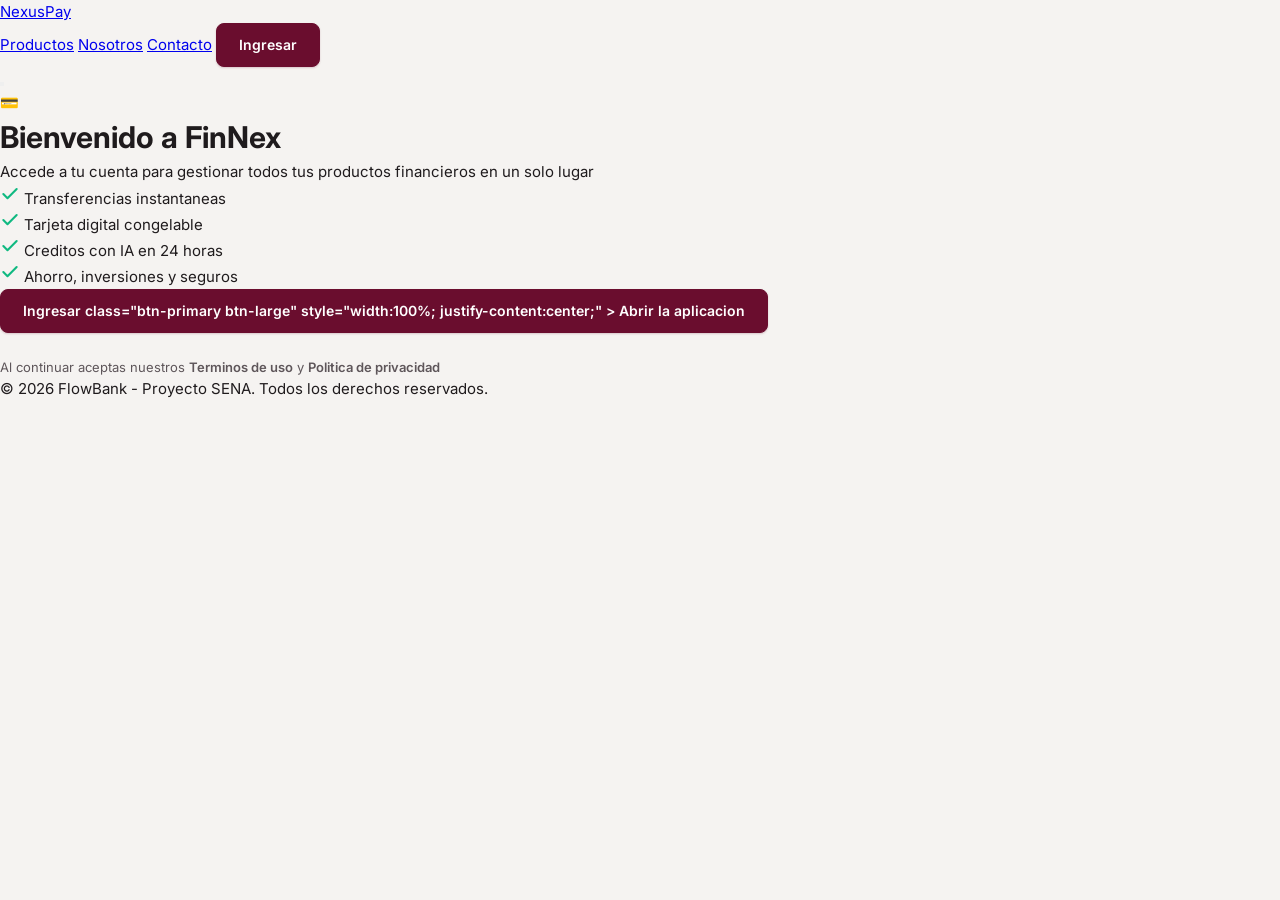
<file: ingresar.html>
<!DOCTYPE html>
<html lang="es">
<head>
  <meta charset="UTF-8">
  <meta name="viewport" content="width=device-width, initial-scale=1.0">
  <meta name="viewport" content="width=device-width, initial-scale=1, viewport-fit=cover">
  <title>Ingresar - FinNex</title>
  <link rel="preconnect" href="https://fonts.googleapis.com">
  <link href="https://fonts.googleapis.com/css2?family=Inter:wght@300;400;500;600;700;800;900&display=swap" rel="stylesheet">
  <link rel="stylesheet" href="styles.css?v=3">

</head>
<body>

      <nav class="navbar">
    <div class="container nav-inner">
      <a href="index.html" class="logo">Nexus<span>Pay</span></a>
      <div class="nav-links" id="navLinks">
        <a href="productos.html">Productos</a>
        <a href="nosotros.html">Nosotros</a>
        <a href="contacto.html">Contacto</a>
        <a href="login.html" class="btn-primary">Ingresar</a>
      </div>
      <button class="menu-toggle" id="menuToggle" aria-label="Menu">
        <span></span><span></span><span></span>
      </button>
    </div>
  </nav>

  <div class="ingresar-wrapper">
    <div class="ingresar-card">
      <div class="ingresar-icon">💳</div>
      <h1>Bienvenido a FinNex</h1>
      <p>Accede a tu cuenta para gestionar todos tus productos financieros en un solo lugar</p>

      <div class="ingresar-features">
        <div class="ingresar-feature">
          <svg width="20" height="20" viewBox="0 0 24 24" fill="none" stroke="#10B981" stroke-width="2.5" stroke-linecap="round" stroke-linejoin="round"><polyline points="20 6 9 17 4 12"></polyline></svg>
          Transferencias instantaneas
        </div>
        <div class="ingresar-feature">
          <svg width="20" height="20" viewBox="0 0 24 24" fill="none" stroke="#10B981" stroke-width="2.5" stroke-linecap="round" stroke-linejoin="round"><polyline points="20 6 9 17 4 12"></polyline></svg>
          Tarjeta digital congelable
        </div>
        <div class="ingresar-feature">
          <svg width="20" height="20" viewBox="0 0 24 24" fill="none" stroke="#10B981" stroke-width="2.5" stroke-linecap="round" stroke-linejoin="round"><polyline points="20 6 9 17 4 12"></polyline></svg>
          Creditos con IA en 24 horas
        </div>
        <div class="ingresar-feature">
          <svg width="20" height="20" viewBox="0 0 24 24" fill="none" stroke="#10B981" stroke-width="2.5" stroke-linecap="round" stroke-linejoin="round"><polyline points="20 6 9 17 4 12"></polyline></svg>
          Ahorro, inversiones y seguros
        </div>
      </div>

      <a
        href="login.html" class="btn-primary">Ingresar
        class="btn-primary btn-large"
        style="width:100%; justify-content:center;"
      >
        Abrir la aplicacion
      </a>

      <p style="margin-top:24px; font-size:13px; color:var(--text-light);">
        Al continuar aceptas nuestros <a href="#" style="color:var(--purple); text-decoration:none; font-weight:600;">Terminos de uso</a> y <a href="#" style="color:var(--purple); text-decoration:none; font-weight:600;">Politica de privacidad</a>
      </p>
    </div>
  </div>

  <footer class="footer">
    <div class="container">
      <div class="footer-bottom" style="border-top:none; padding-top:0;">
        &copy; 2026 FlowBank - Proyecto SENA. Todos los derechos reservados.
      </div>
    </div>
  </footer>

  <script src="script.js"></script>
  <script src="js/theme.js"></script>
  <div class="sidebar-overlay" id="sidebarOverlay"></div>
</body>
</html>
</file>
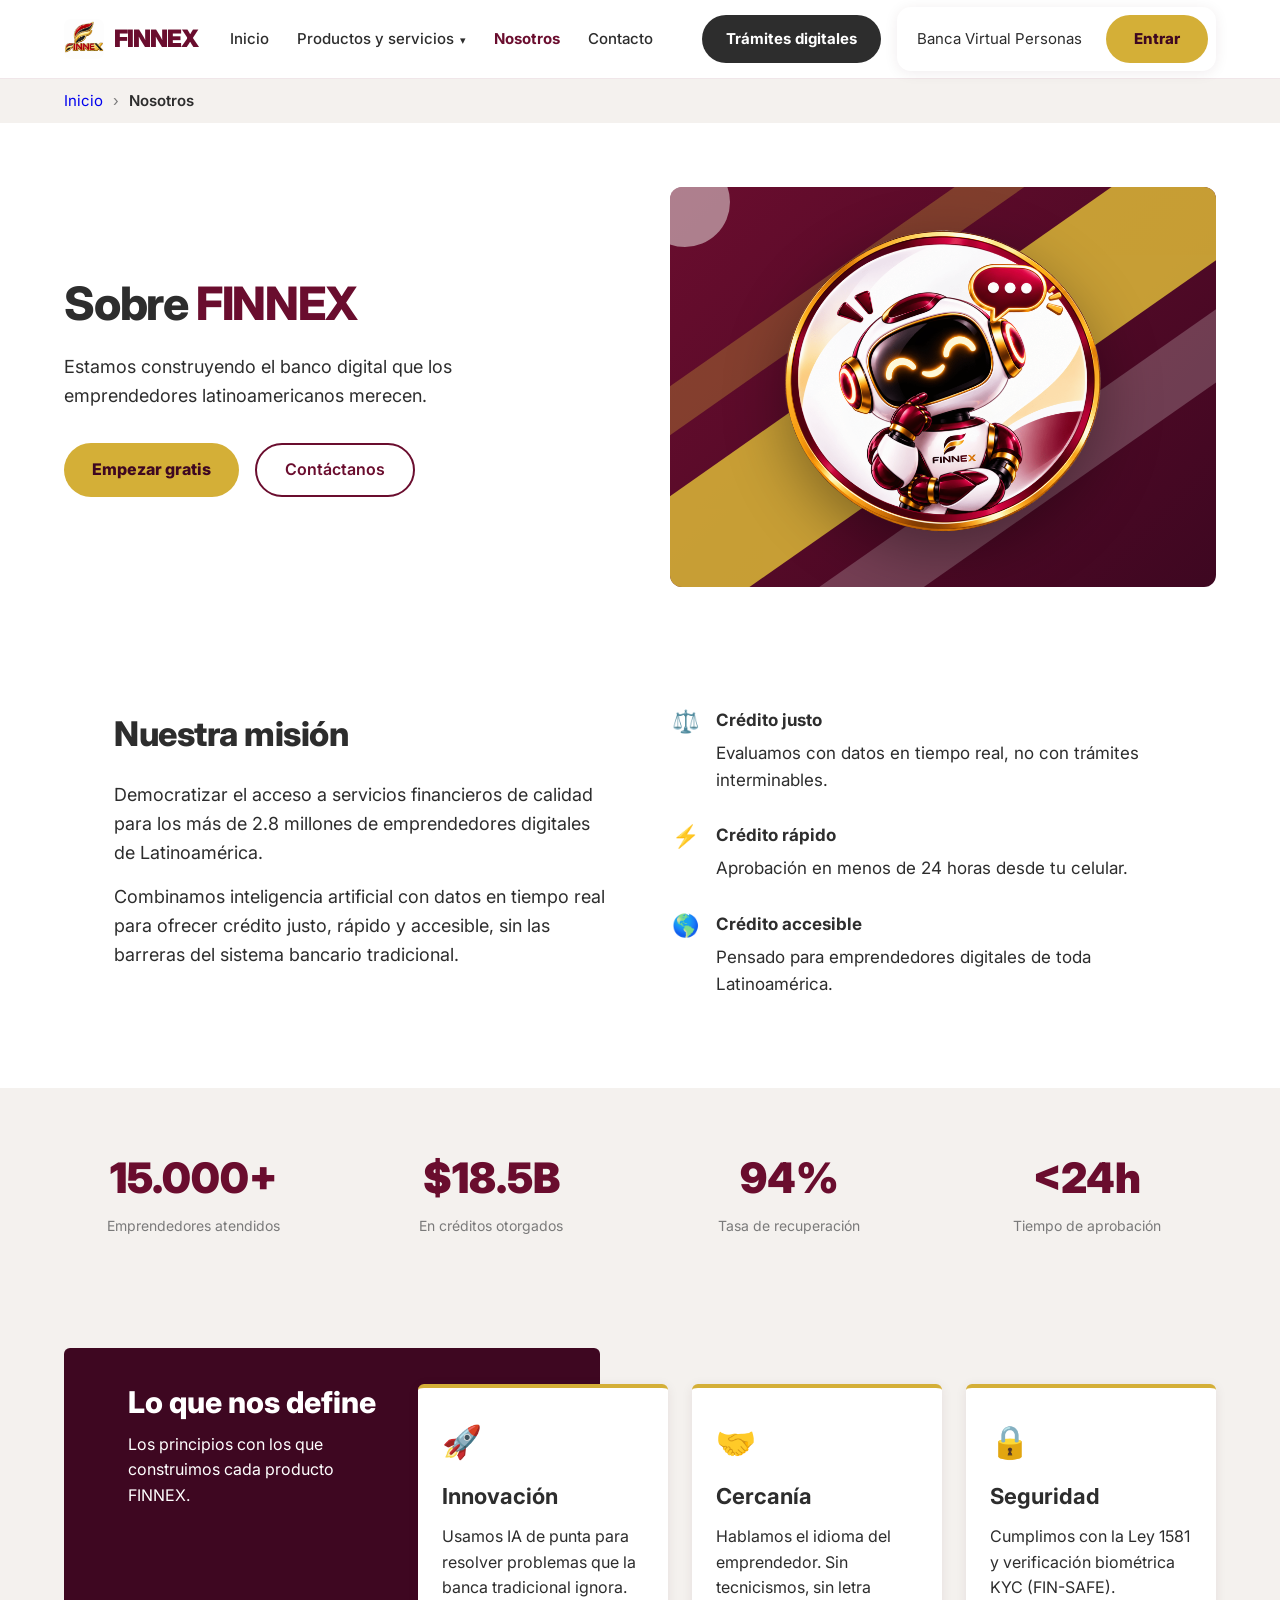
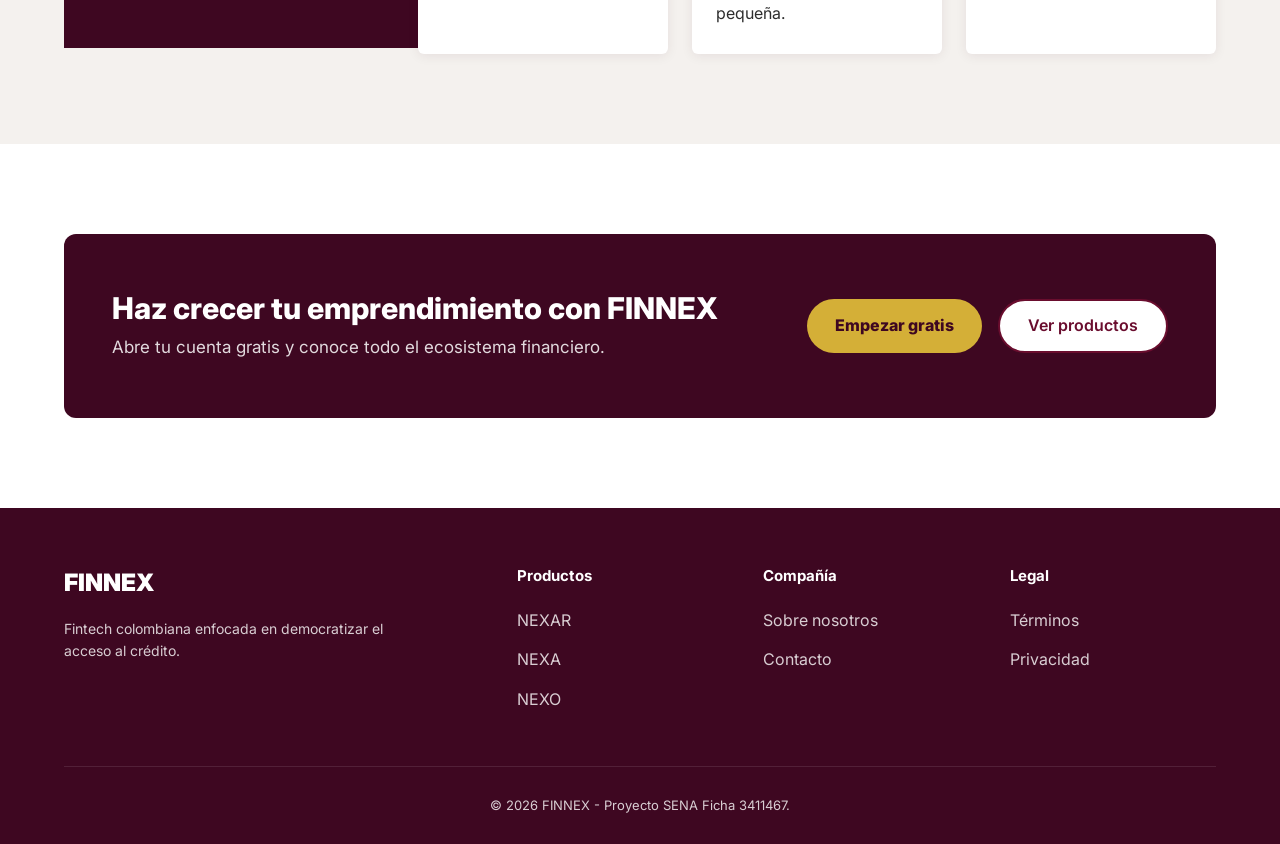
<file: nosotros.html>
<!DOCTYPE html>
<html lang="es">
<head>
  <meta charset="UTF-8">
  <meta name="viewport" content="width=device-width, initial-scale=1.0">
  <title>Nosotros - FINNEX</title>
  <link rel="icon" type="image/png" href="logo.png">
  <link href="https://fonts.googleapis.com/css2?family=Inter:wght@300;400;500;600;700;800;900&display=swap" rel="stylesheet">
  <style>
    * { margin: 0; padding: 0; box-sizing: border-box; }
    :root {
      --wine: #6A0D2E;
      --wine-dark: #3E0721;
      --gold: #D4AF37;
      --bone: #F4F1EE;
      --text: #2D2D2D;
      --text-light: #7A7A7A;
      --white: #FFFFFF;
      --line: rgba(106, 13, 46, 0.1);
    }
    html { scroll-behavior: smooth; }
    body { font-family: 'Inter', sans-serif; background: var(--white); color: var(--text); line-height: 1.6; overflow-x: hidden; }
    .container { max-width: 1200px; margin: 0 auto; padding: 0 24px; }
    h2.title { font-size: 34px; font-weight: 800; color: var(--text); text-align: center; letter-spacing: -.5px; margin-bottom: 48px; }
    :focus-visible { outline: 2px solid var(--gold); outline-offset: 2px; }

    .btn-gold { background: var(--gold); color: var(--wine-dark); padding: 12px 28px; border-radius: 100px; font-weight: 800; text-decoration: none; display: inline-flex; align-items: center; transition: all .2s; }
    .btn-gold:hover { transform: translateY(-2px); box-shadow: 0 10px 20px rgba(212, 175, 55, .3); }
    .btn-secondary { background: var(--white); color: var(--wine); padding: 12px 28px; border-radius: 100px; font-weight: 600; text-decoration: none; border: 2px solid var(--wine); transition: all .2s; }
    .btn-secondary:hover { background: var(--bone); transform: translateY(-2px); }
    .btn-dark { background: var(--text); color: var(--white); padding: 12px 24px; border-radius: 100px; font-weight: 700; font-size: 15px; text-decoration: none; transition: background .2s; }
    .btn-dark:hover { background: var(--wine-dark); }


    /* NAVBAR */
    .navbar { background: var(--white); position: sticky; top: 0; z-index: 100; border-bottom: 1px solid var(--line); }
    .nav-inner { display: flex; align-items: center; gap: 32px; min-height: 76px; }
    .logo { display: flex; align-items: center; gap: 10px; font-size: 24px; font-weight: 900; color: var(--wine); text-decoration: none; letter-spacing: -1px; }
    .logo img { width: 40px; height: 40px; border-radius: 8px; }
    .nav-links { display: flex; gap: 28px; align-items: center; }
    .nav-links a { text-decoration: none; font-size: 15px; font-weight: 500; color: var(--text); transition: color .2s; }
    .nav-links a:hover, .nav-links a.active { color: var(--wine); font-weight: 700; }
    .nav-actions { margin-left: auto; display: flex; align-items: center; gap: 16px; }
    .nav-access { display: flex; align-items: center; gap: 24px; padding: 8px 8px 8px 20px; border-radius: 14px; box-shadow: 0 2px 14px rgba(62, 7, 33, .08); font-size: 15px; }
    .menu-btn { display: none; background: none; border: none; font: 700 16px 'Inter', sans-serif; color: var(--text); cursor: pointer; }

    /* MENÚ DESPLEGABLE */
    .has-drop { position: relative; padding: 26px 0; }
    .drop-trigger small { font-size: 11px; margin-left: 2px; }
    .dropdown { position: absolute; top: 100%; left: -16px; width: 280px; background: var(--white); border: 1px solid var(--line); border-radius: 12px; padding: 8px; box-shadow: 0 20px 40px rgba(62, 7, 33, .15); opacity: 0; visibility: hidden; transform: translateY(8px); transition: opacity .2s, transform .2s, visibility .2s; z-index: 200; }
    .has-drop:hover .dropdown, .has-drop:focus-within .dropdown { opacity: 1; visibility: visible; transform: none; }
    .nav-links .dropdown a { display: flex; align-items: center; gap: 12px; padding: 9px 12px; border-radius: 8px; font-size: 14px; font-weight: 500; }
    .nav-links .dropdown a span { width: 22px; text-align: center; font-size: 16px; }
    .nav-links .dropdown a:hover { background: var(--bone); color: var(--wine); font-weight: 500; }

    /* MIGAS */
    .crumbs { background: var(--bone); font-size: 15px; }
    .crumbs .container { padding-top: 10px; padding-bottom: 10px; display: flex; gap: 10px; align-items: center; }
    .crumbs a { text-decoration: none; }
    .crumbs a:hover { color: var(--wine); }
    .crumbs b { font-weight: 600; }
    .crumbs i { font-style: normal; color: var(--text-light); }

    /* HERO */
    .hero { padding: 64px 0 80px; }
    .hero-inner { display: grid; grid-template-columns: 1fr 1fr; gap: 60px; align-items: center; }
    .hero h1 { font-size: 46px; font-weight: 800; line-height: 1.15; letter-spacing: -1.2px; margin-bottom: 24px; }
    .hero h1 span { color: var(--wine); }
    .hero p { font-size: 18px; margin-bottom: 32px; max-width: 520px; }
    .hero-visual { position: relative; border-radius: 12px; overflow: hidden; min-height: 400px; display: flex; align-items: center; justify-content: center; background: linear-gradient(135deg, var(--wine) 0%, var(--wine-dark) 100%); }
    .hero-visual::before { content: ""; position: absolute; width: 150%; height: 120px; right: -30%; top: 28%; transform: rotate(-35deg); background: var(--gold); opacity: .9; box-shadow: 0 130px 0 -30px rgba(244, 241, 238, .25), 0 -130px 0 -40px rgba(212, 175, 55, .35); }
    .hero-visual::after { content: ""; position: absolute; width: 90px; height: 90px; border-radius: 50%; left: -30px; top: -30px; background: var(--bone); opacity: .5; }
    .hero-visual img { position: relative; z-index: 1; max-width: 70%; max-height: 320px; object-fit: contain; filter: drop-shadow(0 20px 30px rgba(0, 0, 0, .35)); }

    /* MISIÓN */
    .mission { padding: 40px 0 90px; }
    .mission-grid { display: grid; grid-template-columns: 1fr 1fr; gap: 64px; align-items: start; max-width: 1100px; margin: 0 auto; }
    .mission h2 { font-size: 34px; font-weight: 800; letter-spacing: -.5px; margin-bottom: 20px; }
    .mission p { font-size: 18px; margin-bottom: 16px; }
    .pillars { display: grid; gap: 28px; }
    .pillar { display: grid; grid-template-columns: 32px 1fr; column-gap: 12px; }
    .pillar .ico { font-size: 22px; line-height: 1.3; }
    .pillar h3 { font-size: 17px; font-weight: 700; margin-bottom: 6px; }
    .pillar p { grid-column: 2; font-size: 17px; margin: 0; }

    /* ESTADÍSTICAS */
    .stats { padding: 56px 0; background: var(--bone); }
    .stats-grid { display: grid; grid-template-columns: repeat(4, 1fr); gap: 40px; text-align: center; }
    .stat-value { font-size: 42px; font-weight: 900; color: var(--wine); margin-bottom: 4px; }
    .stat-label { color: var(--text-light); font-size: 14px; }

    /* VALORES: PANEL OSCURO + TARJETAS */
    .values { padding: 90px 0; background: var(--bone); }
    .values-wrap { position: relative; display: grid; grid-template-columns: 330px 1fr; gap: 24px; }
    .values-wrap::before { content: ""; position: absolute; left: 0; top: -36px; width: 536px; height: 300px; background: var(--wine-dark); border-radius: 6px 6px 0 0; }
    .values-intro { position: relative; z-index: 1; padding: 0 0 0 64px; color: var(--white); }
    .values-intro h2 { font-size: 30px; font-weight: 800; line-height: 1.2; }
    .values-intro p { margin-top: 12px; font-size: 16px; }
    .values-grid { position: relative; z-index: 1; display: grid; grid-template-columns: repeat(3, 1fr); gap: 24px; }
    .value-card { background: var(--white); border-radius: 6px; padding: 28px 24px; min-height: 220px; border-top: 4px solid var(--gold); box-shadow: 0 2px 12px rgba(62, 7, 33, .08); transition: transform .25s, box-shadow .25s; }
    .value-card:hover { transform: translateY(-6px); box-shadow: 0 20px 40px rgba(106, 13, 46, .12); }
    .value-icon { font-size: 32px; margin-bottom: 12px; }
    .value-card h3 { font-size: 22px; font-weight: 700; margin-bottom: 10px; }
    .value-card p { font-size: 16px; }

    /* CTA */
    .cta { padding: 90px 0; }
    .cta-box { background: var(--wine-dark); color: var(--white); border-radius: 12px; padding: 56px 48px; display: flex; justify-content: space-between; align-items: center; gap: 32px; }
    .cta-box h2 { font-size: 30px; font-weight: 800; margin-bottom: 8px; line-height: 1.2; }
    .cta-box p { opacity: .85; font-size: 17px; }
    .cta-actions { display: flex; gap: 16px; flex-wrap: wrap; }

    /* FOOTER */
    .footer { background: var(--wine-dark); color: rgba(255, 255, 255, .8); padding: 56px 0 28px; }
    .footer-grid { display: grid; grid-template-columns: 2fr 1fr 1fr 1fr; gap: 40px; margin-bottom: 40px; }
    .footer-brand { color: var(--white); font-size: 24px; font-weight: 900; margin-bottom: 16px; }
    .footer h4 { color: var(--white); font-size: 15px; margin-bottom: 20px; }
    .footer a { display: block; color: rgba(255, 255, 255, .8); text-decoration: none; margin-bottom: 14px; transition: color .2s; }
    .footer a:hover { color: var(--gold); }
    .footer-bottom { padding-top: 28px; border-top: 1px solid rgba(255, 255, 255, .1); text-align: center; font-size: 13px; }

    @media (max-width: 1024px) {
      .nav-access { padding: 0; box-shadow: none; }
      .menu-btn { display: block; }
      .has-drop { width: 100%; padding: 0; }
      .dropdown { position: static; width: 100%; opacity: 1; visibility: visible; transform: none; box-shadow: none; border: none; padding: 4px 0 0 8px; }
      .nav-inner { gap: 16px; }
      .nav-actions { gap: 8px; }
      .nav-links { display: none; }
      .nav-links.open { display: flex; flex-direction: column; align-items: flex-start; gap: 4px; position: absolute; top: 76px; left: 0; right: 0; max-height: calc(100vh - 76px); overflow-y: auto; background: var(--white); padding: 20px 24px; border-bottom: 1px solid var(--line); box-shadow: 0 12px 24px rgba(0, 0, 0, .08); }
      .nav-links.open > a, .nav-links.open .has-drop > a { display: block; width: 100%; padding: 10px 0; }
      .hero-inner, .mission-grid, .values-wrap { grid-template-columns: 1fr; gap: 40px; }
      .values-wrap { gap: 24px; }
      .values-wrap::before { width: 100%; height: 200px; top: -36px; }
      .values-intro { padding: 0 24px; }
      .values-grid { grid-template-columns: 1fr 1fr; }
      .cta-box { flex-direction: column; align-items: flex-start; }
      .footer-grid { grid-template-columns: 1fr 1fr; }
    }
    @media (max-width: 640px) {
      h2.title { font-size: 26px; }
      .hero { padding: 32px 0 56px; }
      .hero h1 { font-size: 32px; }
      .hero-visual { min-height: 260px; }
      .stats-grid, .values-grid, .footer-grid { grid-template-columns: 1fr; gap: 24px; }
      .cta-box { padding: 36px 24px; }
      .nav-actions .btn-dark { display: none; }
      .nav-inner { gap: 10px; }
      .logo { font-size: 20px; }
      .logo img { width: 34px; height: 34px; }
      .nav-access span { display: none; }
      .nav-access .btn-gold { padding: 10px 20px; }
    }
    @media (prefers-reduced-motion: reduce) { * { transition: none !important; scroll-behavior: auto !important; } }
  </style>
</head>
<body>

  <header class="navbar">
    <div class="container nav-inner">
      <a href="index.html" class="logo"><img src="logo.png" alt="FINNEX"> FINNEX</a>
      <nav class="nav-links" id="navLinks">
        <a href="index.html">Inicio</a>
        <div class="has-drop">
          <a href="productos.html" class="drop-trigger">Productos y servicios <small>▾</small></a>
          <div class="dropdown">
          <a href="productos.html"><span>💸</span>Mis cuentas (NEXA)</a>
          <a href="productos.html"><span>🎴</span>Tarjetas (FNX)</a>
          <a href="productos.html"><span>🔁</span>Transferencias</a>
          <a href="productos.html"><span>🧾</span>Pagos y servicios</a>
          <a href="productos.html"><span>📈</span>Ahorro e inversión (NEXO)</a>
          <a href="productos.html"><span>💳</span>Créditos (NEXAR)</a>
          <a href="productos.html"><span>🛡️</span>Seguros</a>
          <a href="productos.html"><span>🎁</span>Cajitas FNX</a>
          <a href="productos.html"><span>🏦</span>VELA / NEXT</a>
          <a href="productos.html"><span>💼</span>FIN-BIZ</a>
          <a href="productos.html"><span>📊</span>FIN-360</a>
          <a href="productos.html"><span>♻️</span>FINNEX Activos</a>
          <a href="productos.html"><span>🧮</span>Simulador de crédito</a>
          </div>
        </div>
        <a href="nosotros.html" class="active">Nosotros</a>
        <a href="contacto.html">Contacto</a>
      </nav>
      <div class="nav-actions">
        <a href="tramites.html" class="btn-dark">Trámites digitales</a>
        <div class="nav-access"><span>Banca Virtual Personas</span><a href="login.html" class="btn-gold">Entrar</a></div>
        <button class="menu-btn" id="menuBtn" aria-label="Abrir menú">Menú ⋮</button>
      </div>
    </div>
  </header>

  <div class="crumbs">
    <div class="container"><a href="index.html">Inicio</a><i>›</i><b>Nosotros</b></div>
  </div>

  <section class="hero">
    <div class="container hero-inner">
      <div>
        <h1>Sobre <span>FINNEX</span></h1>
        <p>Estamos construyendo el banco digital que los emprendedores latinoamericanos merecen.</p>
        <div style="display:flex;gap:16px;flex-wrap:wrap;">
          <a href="login.html" class="btn-gold">Empezar gratis</a>
          <a href="contacto.html" class="btn-secondary">Contáctanos</a>
        </div>
      </div>
      <div class="hero-visual"><img src="robot.png" alt="Robot FINNEX"></div>
    </div>
  </section>

  <section class="mission">
    <div class="container mission-grid">
      <div>
        <h2>Nuestra misión</h2>
        <p>Democratizar el acceso a servicios financieros de calidad para los más de 2.8 millones de emprendedores digitales de Latinoamérica.</p>
        <p>Combinamos inteligencia artificial con datos en tiempo real para ofrecer crédito justo, rápido y accesible, sin las barreras del sistema bancario tradicional.</p>
      </div>
      <div class="pillars">
        <div class="pillar"><span class="ico">⚖️</span><h3>Crédito justo</h3><p>Evaluamos con datos en tiempo real, no con trámites interminables.</p></div>
        <div class="pillar"><span class="ico">⚡</span><h3>Crédito rápido</h3><p>Aprobación en menos de 24 horas desde tu celular.</p></div>
        <div class="pillar"><span class="ico">🌎</span><h3>Crédito accesible</h3><p>Pensado para emprendedores digitales de toda Latinoamérica.</p></div>
      </div>
    </div>
  </section>

  <section class="stats">
    <div class="container stats-grid">
      <div><div class="stat-value">15.000+</div><div class="stat-label">Emprendedores atendidos</div></div>
      <div><div class="stat-value">$18.5B</div><div class="stat-label">En créditos otorgados</div></div>
      <div><div class="stat-value">94%</div><div class="stat-label">Tasa de recuperación</div></div>
      <div><div class="stat-value">&lt;24h</div><div class="stat-label">Tiempo de aprobación</div></div>
    </div>
  </section>

  <section class="values">
    <div class="container">
      <div class="values-wrap">
        <div class="values-intro">
          <h2>Lo que nos define</h2>
          <p>Los principios con los que construimos cada producto FINNEX.</p>
        </div>
        <div class="values-grid">
          <div class="value-card"><div class="value-icon">🚀</div><h3>Innovación</h3><p>Usamos IA de punta para resolver problemas que la banca tradicional ignora.</p></div>
          <div class="value-card"><div class="value-icon">🤝</div><h3>Cercanía</h3><p>Hablamos el idioma del emprendedor. Sin tecnicismos, sin letra pequeña.</p></div>
          <div class="value-card"><div class="value-icon">🔒</div><h3>Seguridad</h3><p>Cumplimos con la Ley 1581 y verificación biométrica KYC (FIN-SAFE).</p></div>
        </div>
      </div>
    </div>
  </section>

  <section class="cta">
    <div class="container">
      <div class="cta-box">
        <div>
          <h2>Haz crecer tu emprendimiento con FINNEX</h2>
          <p>Abre tu cuenta gratis y conoce todo el ecosistema financiero.</p>
        </div>
        <div class="cta-actions">
          <a href="login.html" class="btn-gold">Empezar gratis</a>
          <a href="productos.html" class="btn-secondary">Ver productos</a>
        </div>
      </div>
    </div>
  </section>

  <footer class="footer">
    <div class="container">
      <div class="footer-grid">
        <div>
          <div class="footer-brand">FINNEX</div>
          <p style="font-size: 14px; max-width: 340px;">Fintech colombiana enfocada en democratizar el acceso al crédito.</p>
        </div>
        <div><h4>Productos</h4><a href="productos.html">NEXAR</a><a href="productos.html">NEXA</a><a href="productos.html">NEXO</a></div>
        <div><h4>Compañía</h4><a href="nosotros.html">Sobre nosotros</a><a href="contacto.html">Contacto</a></div>
        <div><h4>Legal</h4><a href="terminos.html">Términos</a><a href="privacidad.html">Privacidad</a></div>
      </div>
      <div class="footer-bottom">&copy; 2026 FINNEX - Proyecto SENA Ficha 3411467.</div>
    </div>
  </footer>

  <script>
    var nav = document.getElementById('navLinks');
    document.getElementById('menuBtn').onclick = function () { nav.classList.toggle('open'); };
    nav.querySelectorAll('a').forEach(function (a) { a.addEventListener('click', function () { nav.classList.remove('open'); }); });
  </script>
</body>
</html>
</file>
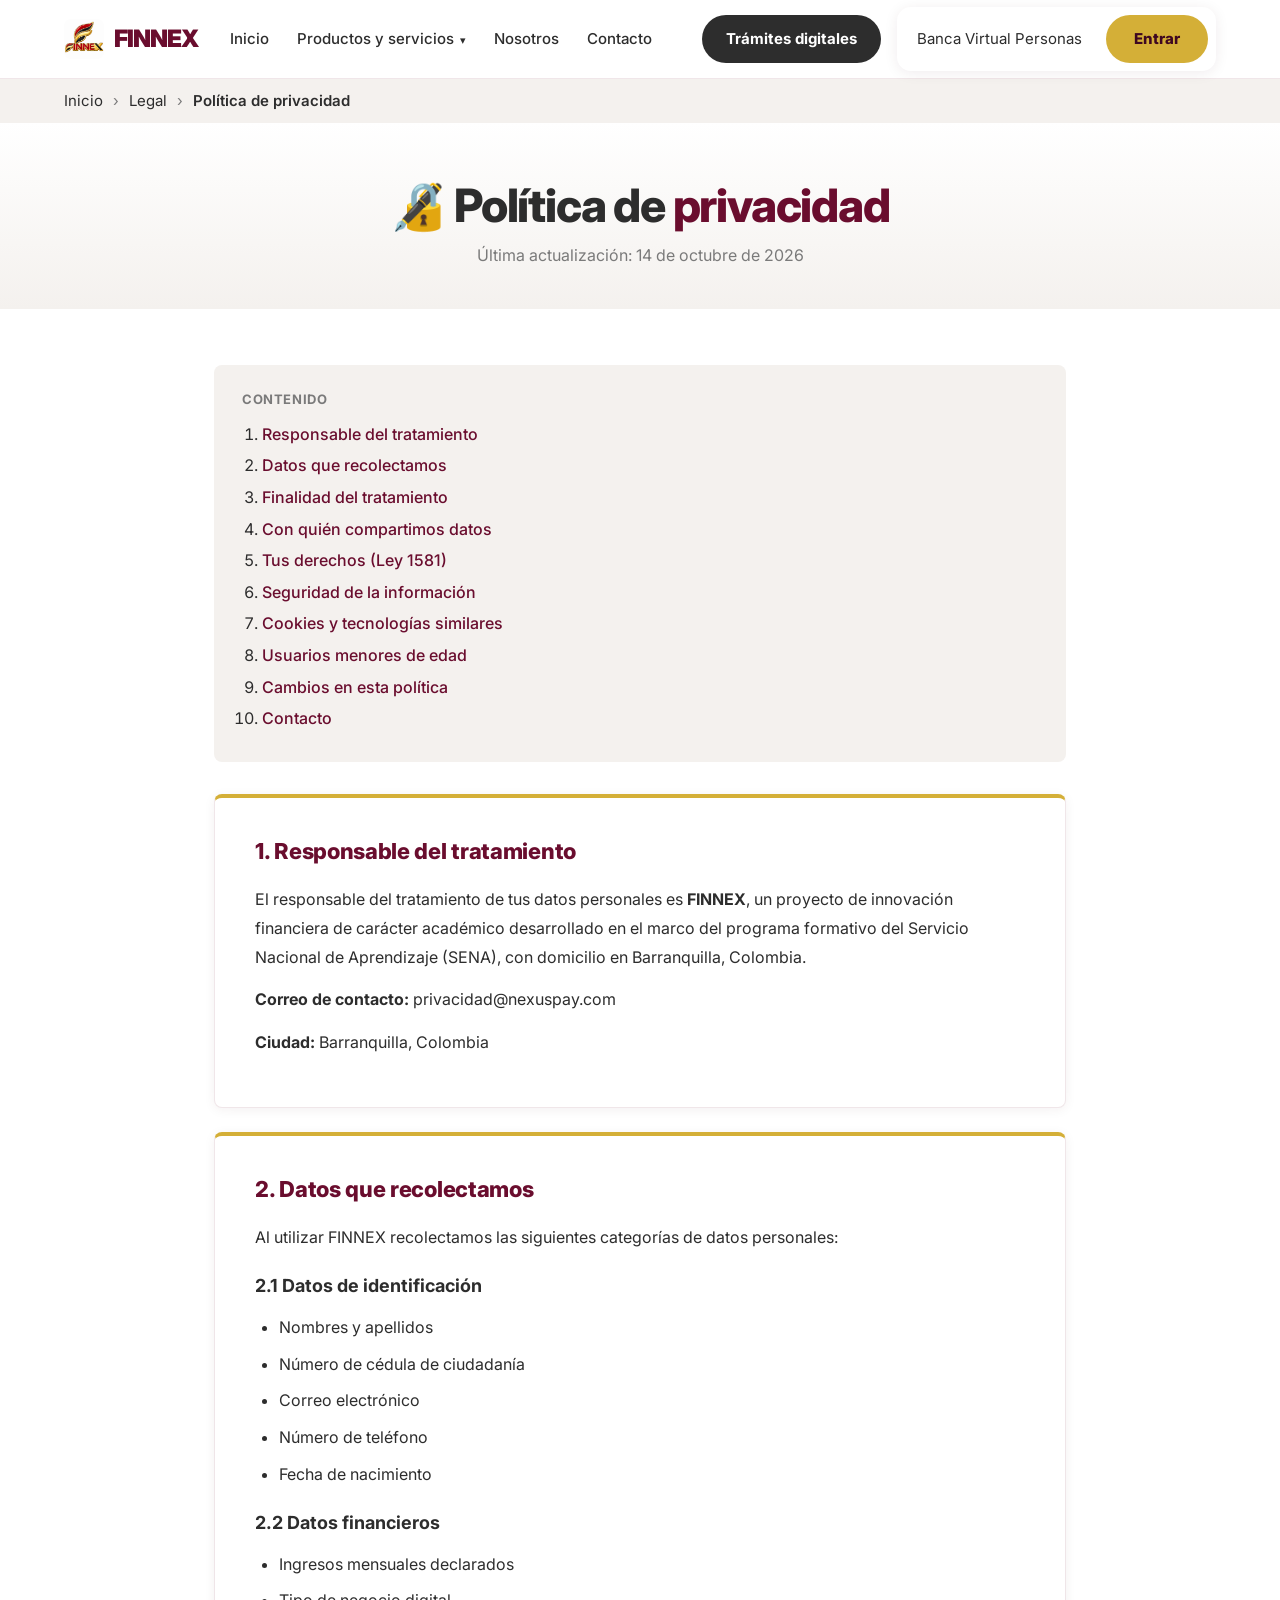
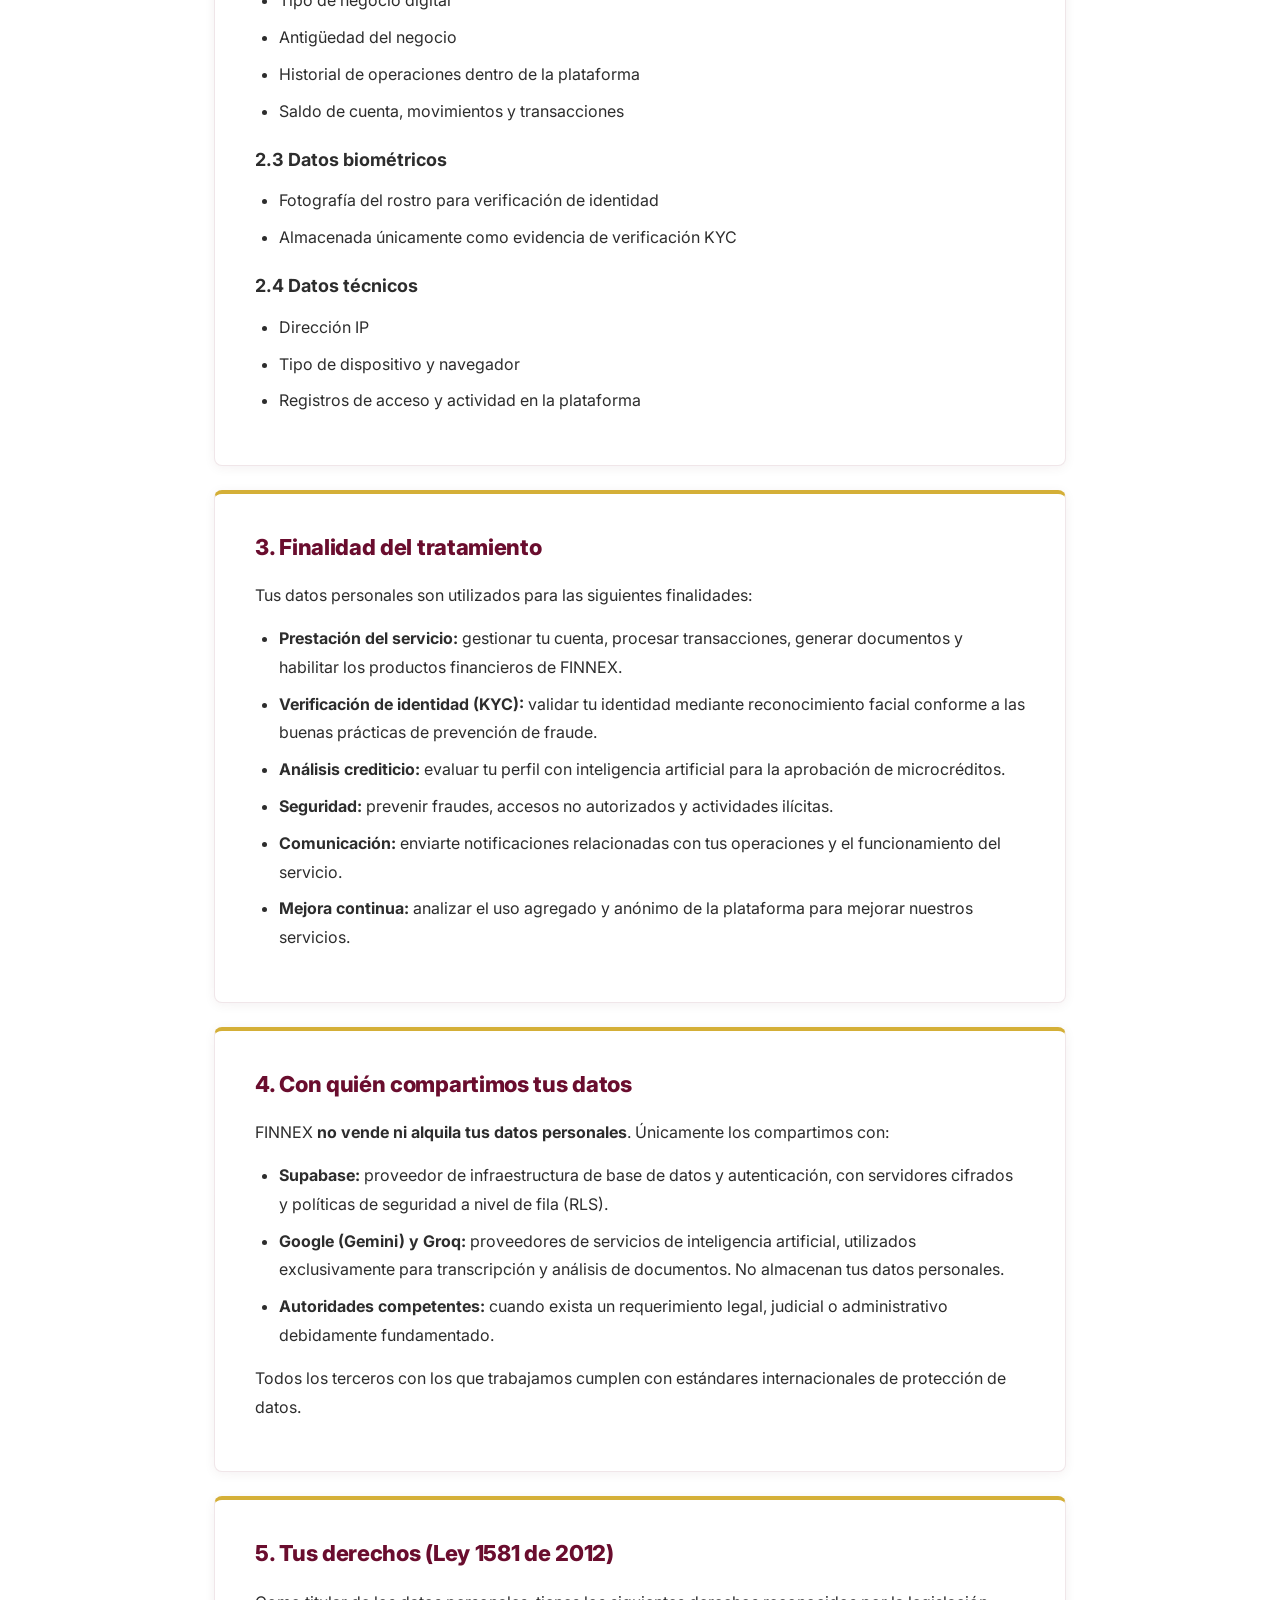
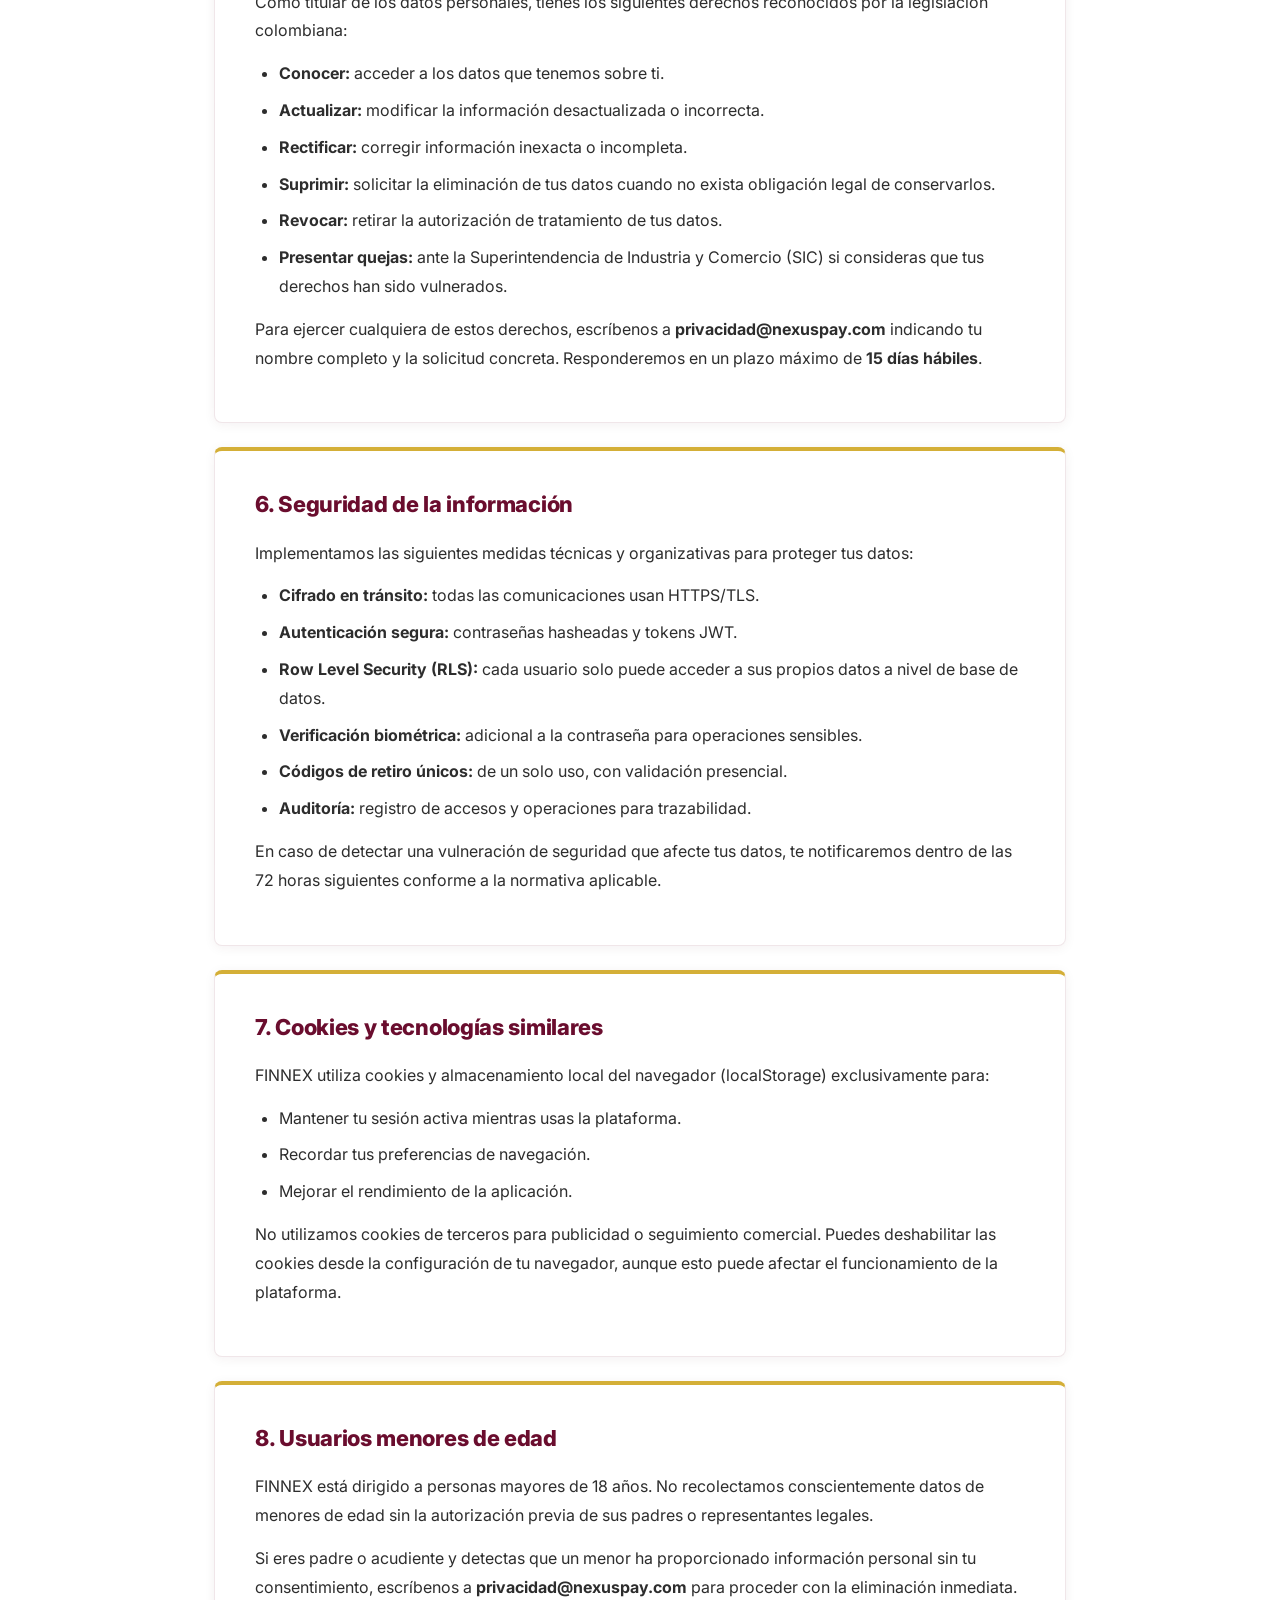
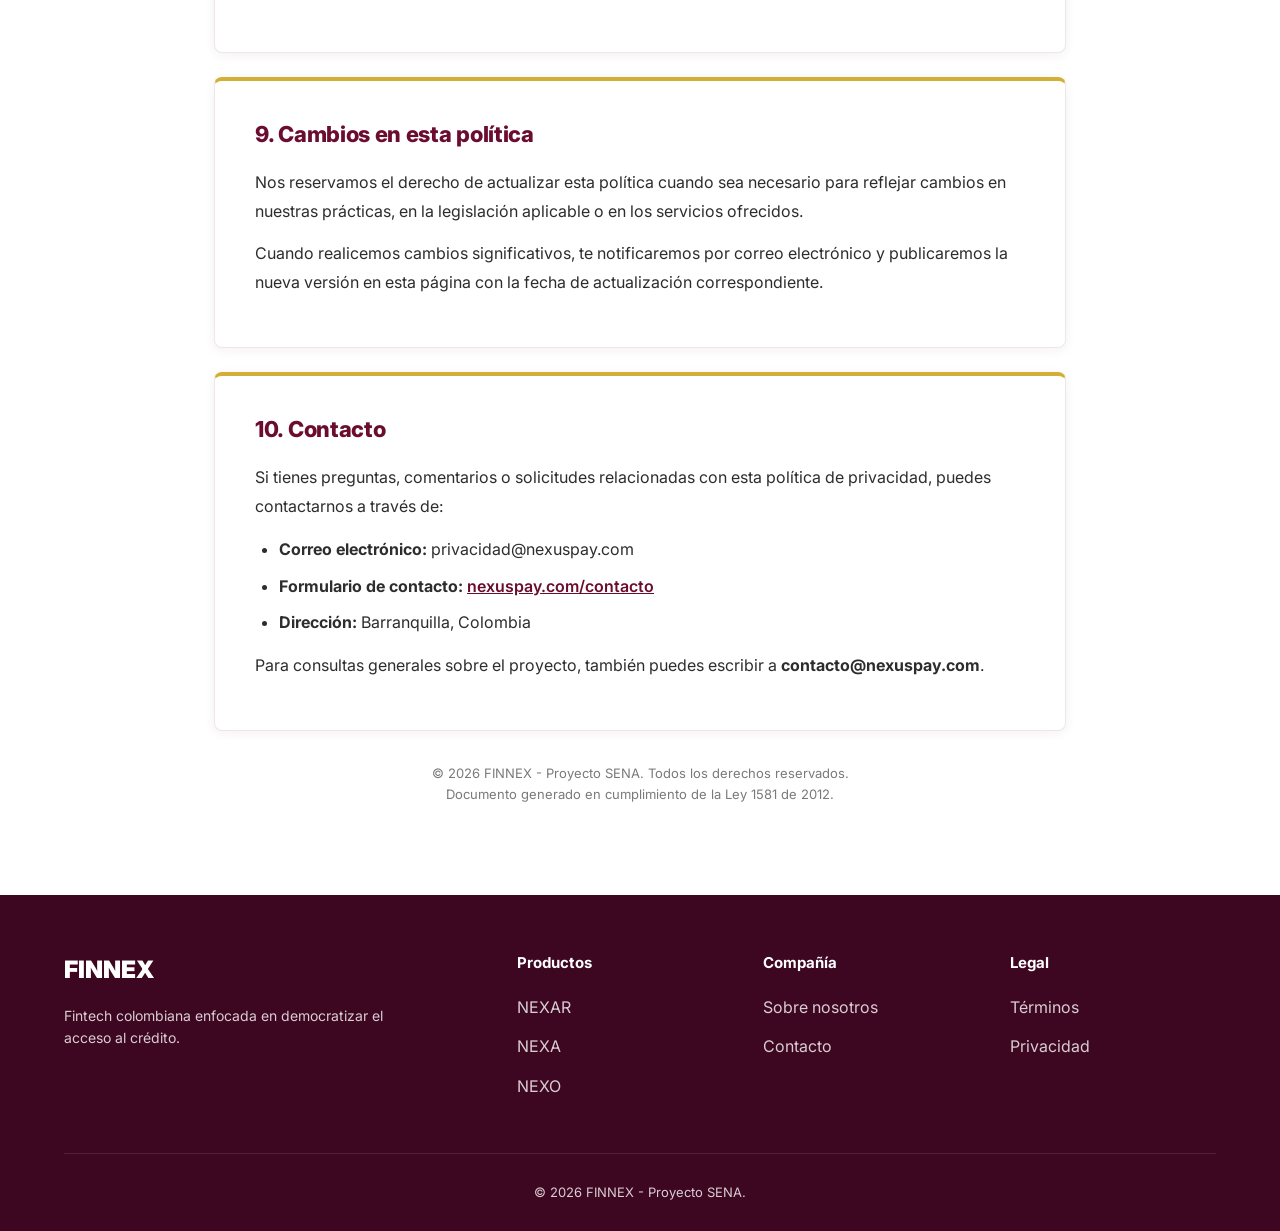
<file: privacidad.html>
<!DOCTYPE html>
<html lang="es">
<head>
  <meta charset="UTF-8">
  <meta name="viewport" content="width=device-width, initial-scale=1.0">
  <title>Política de privacidad - FINNEX</title>
  <link rel="icon" type="image/png" href="logo.png">
  <link href="https://fonts.googleapis.com/css2?family=Inter:wght@300;400;500;600;700;800;900&display=swap" rel="stylesheet">
  <style>
    * { margin: 0; padding: 0; box-sizing: border-box; }
    :root {
      --wine: #6A0D2E;
      --wine-dark: #3E0721;
      --gold: #D4AF37;
      --bone: #F4F1EE;
      --text: #2D2D2D;
      --text-light: #7A7A7A;
      --white: #FFFFFF;
      --line: rgba(106, 13, 46, 0.1);
    }
    html { scroll-behavior: smooth; }
    body { font-family: 'Inter', sans-serif; background: var(--white); color: var(--text); line-height: 1.6; overflow-x: hidden; }
    .container { max-width: 1200px; margin: 0 auto; padding: 0 24px; }
    h2.title { font-size: 34px; font-weight: 800; color: var(--text); text-align: center; letter-spacing: -.5px; margin-bottom: 48px; }
    :focus-visible { outline: 2px solid var(--gold); outline-offset: 2px; }

    .btn-gold { background: var(--gold); color: var(--wine-dark); padding: 12px 28px; border-radius: 100px; font-weight: 800; text-decoration: none; display: inline-flex; align-items: center; transition: all .2s; }
    .btn-gold:hover { transform: translateY(-2px); box-shadow: 0 10px 20px rgba(212, 175, 55, .3); }
    .btn-secondary { background: var(--white); color: var(--wine); padding: 12px 28px; border-radius: 100px; font-weight: 600; text-decoration: none; border: 2px solid var(--wine); transition: all .2s; }
    .btn-secondary:hover { background: var(--bone); transform: translateY(-2px); }
    .btn-dark { background: var(--text); color: var(--white); padding: 12px 24px; border-radius: 100px; font-weight: 700; font-size: 15px; text-decoration: none; transition: background .2s; }
    .btn-dark:hover { background: var(--wine-dark); }


    /* NAVBAR */
    .navbar { background: var(--white); position: sticky; top: 0; z-index: 100; border-bottom: 1px solid var(--line); }
    .nav-inner { display: flex; align-items: center; gap: 32px; min-height: 76px; }
    .logo { display: flex; align-items: center; gap: 10px; font-size: 24px; font-weight: 900; color: var(--wine); text-decoration: none; letter-spacing: -1px; }
    .logo img { width: 40px; height: 40px; border-radius: 8px; }
    .nav-links { display: flex; gap: 28px; align-items: center; }
    .nav-links a { text-decoration: none; font-size: 15px; font-weight: 500; color: var(--text); transition: color .2s; }
    .nav-links a:hover, .nav-links a.active { color: var(--wine); font-weight: 700; }
    .nav-actions { margin-left: auto; display: flex; align-items: center; gap: 16px; }
    .nav-access { display: flex; align-items: center; gap: 24px; padding: 8px 8px 8px 20px; border-radius: 14px; box-shadow: 0 2px 14px rgba(62, 7, 33, .08); font-size: 15px; }
    .menu-btn { display: none; background: none; border: none; font: 700 16px 'Inter', sans-serif; color: var(--text); cursor: pointer; }

    /* MENÚ DESPLEGABLE */
    .has-drop { position: relative; padding: 26px 0; }
    .drop-trigger small { font-size: 11px; margin-left: 2px; }
    .dropdown { position: absolute; top: 100%; left: -16px; width: 280px; background: var(--white); border: 1px solid var(--line); border-radius: 12px; padding: 8px; box-shadow: 0 20px 40px rgba(62, 7, 33, .15); opacity: 0; visibility: hidden; transform: translateY(8px); transition: opacity .2s, transform .2s, visibility .2s; z-index: 200; }
    .has-drop:hover .dropdown, .has-drop:focus-within .dropdown { opacity: 1; visibility: visible; transform: none; }
    .nav-links .dropdown a { display: flex; align-items: center; gap: 12px; padding: 9px 12px; border-radius: 8px; font-size: 14px; font-weight: 500; }
    .nav-links .dropdown a span { width: 22px; text-align: center; font-size: 16px; }
    .nav-links .dropdown a:hover { background: var(--bone); color: var(--wine); font-weight: 500; }

    /* MIGAS */
    .crumbs { background: var(--bone); font-size: 15px; }
    .crumbs .container { padding-top: 10px; padding-bottom: 10px; display: flex; gap: 10px; align-items: center; }
    .crumbs a { text-decoration: none; color: inherit; }
    .crumbs a:hover { color: var(--wine); }
    .crumbs b { font-weight: 600; }
    .crumbs i { font-style: normal; color: var(--text-light); }

    /* TÉRMINOS (mismo estilo del resto del banco) */
    .legal-hero { padding: 56px 0 40px; background: linear-gradient(180deg, var(--white) 0%, var(--bone) 100%); text-align: center; }
    .legal-hero h1 { font-size: 46px; font-weight: 800; letter-spacing: -1.2px; line-height: 1.15; margin-bottom: 12px; color: var(--text); }
    .legal-hero h1 span { color: var(--wine); }
    .legal-hero p { color: var(--text-light); font-size: 16px; }
    .legal-container { max-width: 900px; margin: 0 auto; padding: 56px 24px 90px; }
    .legal-card { background: var(--white); border: 1px solid var(--line); border-top: 4px solid var(--gold); border-radius: 8px; padding: 36px 40px; margin-bottom: 24px; box-shadow: 0 2px 12px rgba(62, 7, 33, .06); }
    .legal-card h2 { font-size: 22px; font-weight: 800; color: var(--wine); margin-bottom: 16px; letter-spacing: -.3px; }
    .legal-card p { color: var(--text); font-size: 16px; line-height: 1.8; margin-bottom: 14px; }
    .legal-card ul { padding-left: 24px; margin-bottom: 14px; }
    .legal-card li { color: var(--text); font-size: 16px; line-height: 1.8; margin-bottom: 8px; }
    .legal-card strong { color: var(--text); font-weight: 700; }
    .legal-card a { color: var(--wine); font-weight: 600; }
    .legal-alert { background: rgba(212, 175, 55, .18); border-left: 4px solid var(--gold); padding: 20px 24px; border-radius: 8px; margin: 0 0 24px; }
    .legal-alert > strong { display: block; color: var(--wine-dark); margin-bottom: 6px; }
    .legal-alert p { color: var(--text); margin: 0; font-size: 15px; line-height: 1.7; }
    .legal-card { scroll-margin-top: 96px; }
    .legal-card h3 { font-size: 18px; font-weight: 700; color: var(--text); margin-top: 20px; margin-bottom: 12px; }
    .legal-index { background: var(--bone); border-radius: 8px; padding: 24px 28px; margin-bottom: 32px; }
    .legal-index h3 { font-size: 13px; font-weight: 700; color: var(--text-light); text-transform: uppercase; letter-spacing: .6px; margin-bottom: 12px; }
    .legal-index ol { padding-left: 20px; margin: 0; }
    .legal-index li { margin-bottom: 6px; font-size: 16px; }
    .legal-index a { color: var(--wine); text-decoration: none; font-weight: 500; }
    .legal-index a:hover { text-decoration: underline; }
    .legal-update { text-align: center; color: var(--text-light); font-size: 13px; margin-top: 32px; }

    /* FOOTER */
    .footer { background: var(--wine-dark); color: rgba(255, 255, 255, .8); padding: 56px 0 28px; }
    .footer-grid { display: grid; grid-template-columns: 2fr 1fr 1fr 1fr; gap: 40px; margin-bottom: 40px; }
    .footer-brand { color: var(--white); font-size: 24px; font-weight: 900; margin-bottom: 16px; }
    .footer h4 { color: var(--white); font-size: 15px; margin-bottom: 20px; }
    .footer a { display: block; color: rgba(255, 255, 255, .8); text-decoration: none; margin-bottom: 14px; transition: color .2s; }
    .footer a:hover { color: var(--gold); }
    .footer-bottom { padding-top: 28px; border-top: 1px solid rgba(255, 255, 255, .1); text-align: center; font-size: 13px; }

    @media (max-width: 1024px) {
      .nav-access { padding: 0; box-shadow: none; }
      .menu-btn { display: block; }
      .has-drop { width: 100%; padding: 0; }
      .dropdown { position: static; width: 100%; opacity: 1; visibility: visible; transform: none; box-shadow: none; border: none; padding: 4px 0 0 8px; }
      .nav-inner { gap: 16px; }
      .nav-actions { gap: 8px; }
      .nav-links { display: none; }
      .nav-links.open { display: flex; flex-direction: column; align-items: flex-start; gap: 4px; position: absolute; top: 76px; left: 0; right: 0; max-height: calc(100vh - 76px); overflow-y: auto; background: var(--white); padding: 20px 24px; border-bottom: 1px solid var(--line); box-shadow: 0 12px 24px rgba(0, 0, 0, .08); }
      .nav-links.open > a, .nav-links.open .has-drop > a { display: block; width: 100%; padding: 10px 0; }
      .footer-grid { grid-template-columns: 1fr 1fr; }
    }
    @media (max-width: 640px) {
      .nav-actions .btn-dark { display: none; }
      .nav-inner { gap: 10px; }
      .logo { font-size: 20px; }
      .logo img { width: 34px; height: 34px; }
      .nav-access span { display: none; }
      .nav-access .btn-gold { padding: 10px 20px; }
      .footer-grid { grid-template-columns: 1fr; gap: 24px; }
      .legal-hero { padding: 36px 0 28px; }
      .legal-hero h1 { font-size: 32px; }
      .legal-card { padding: 24px 20px; }
      .legal-container { padding: 40px 16px 64px; }
    }
    @media (prefers-reduced-motion: reduce) { * { transition: none !important; scroll-behavior: auto !important; } }
  </style>
</head>
<body>

  <header class="navbar">
    <div class="container nav-inner">
      <a href="index.html" class="logo"><img src="logo.png" alt="FINNEX"> FINNEX</a>
      <nav class="nav-links" id="navLinks">
        <a href="index.html">Inicio</a>
        <div class="has-drop">
          <a href="productos.html" class="drop-trigger">Productos y servicios <small>▾</small></a>
          <div class="dropdown">
          <a href="productos.html"><span>💸</span>Mis cuentas (NEXA)</a>
          <a href="productos.html"><span>🎴</span>Tarjetas (FNX)</a>
          <a href="productos.html"><span>🔁</span>Transferencias</a>
          <a href="productos.html"><span>🧾</span>Pagos y servicios</a>
          <a href="productos.html"><span>📈</span>Ahorro e inversión (NEXO)</a>
          <a href="productos.html"><span>💳</span>Créditos (NEXAR)</a>
          <a href="productos.html"><span>🛡️</span>Seguros</a>
          <a href="productos.html"><span>🎁</span>Cajitas FNX</a>
          <a href="productos.html"><span>🏦</span>VELA / NEXT</a>
          <a href="productos.html"><span>💼</span>FIN-BIZ</a>
          <a href="productos.html"><span>📊</span>FIN-360</a>
          <a href="productos.html"><span>♻️</span>FINNEX Activos</a>
          <a href="productos.html"><span>🧮</span>Simulador de crédito</a>
          </div>
        </div>
        <a href="nosotros.html">Nosotros</a>
        <a href="contacto.html">Contacto</a>
      </nav>
      <div class="nav-actions">
        <a href="tramites.html" class="btn-dark">Trámites digitales</a>
        <div class="nav-access"><span>Banca Virtual Personas</span><a href="login.html" class="btn-gold">Entrar</a></div>
        <button class="menu-btn" id="menuBtn" aria-label="Abrir menú">Menú ⋮</button>
      </div>
    </div>
  </header>

  <div class="crumbs">
    <div class="container"><a href="index.html">Inicio</a><i>›</i><a href="terminos.html">Legal</a><i>›</i><b>Política de privacidad</b></div>
  </div>

  <section class="legal-hero">
    <div class="container">
      <h1>🔏 Política de <span>privacidad</span></h1>
      <p>Última actualización: 14 de octubre de 2026</p>
    </div>
  </section>

  <div class="legal-container">

    <div class="legal-index">
      <h3>Contenido</h3>
      <ol>
        <li><a href="#responsable">Responsable del tratamiento</a></li>
        <li><a href="#datos">Datos que recolectamos</a></li>
        <li><a href="#finalidad">Finalidad del tratamiento</a></li>
        <li><a href="#compartir">Con quién compartimos datos</a></li>
        <li><a href="#derechos">Tus derechos (Ley 1581)</a></li>
        <li><a href="#seguridad">Seguridad de la información</a></li>
        <li><a href="#cookies">Cookies y tecnologías similares</a></li>
        <li><a href="#menores">Usuarios menores de edad</a></li>
        <li><a href="#cambios">Cambios en esta política</a></li>
        <li><a href="#contacto">Contacto</a></li>
      </ol>
    </div>

    <div class="legal-card" id="responsable">
      <h2>1. Responsable del tratamiento</h2>
      <p>El responsable del tratamiento de tus datos personales es <strong>FINNEX</strong>, un proyecto de innovación financiera de carácter académico desarrollado en el marco del programa formativo del Servicio Nacional de Aprendizaje (SENA), con domicilio en Barranquilla, Colombia.</p>
      <p><strong>Correo de contacto:</strong> privacidad@nexuspay.com</p>
      <p><strong>Ciudad:</strong> Barranquilla, Colombia</p>
    </div>

    <div class="legal-card" id="datos">
      <h2>2. Datos que recolectamos</h2>
      <p>Al utilizar FINNEX recolectamos las siguientes categorías de datos personales:</p>

      <h3>2.1 Datos de identificación</h3>
      <ul>
        <li>Nombres y apellidos</li>
        <li>Número de cédula de ciudadanía</li>
        <li>Correo electrónico</li>
        <li>Número de teléfono</li>
        <li>Fecha de nacimiento</li>
      </ul>

      <h3>2.2 Datos financieros</h3>
      <ul>
        <li>Ingresos mensuales declarados</li>
        <li>Tipo de negocio digital</li>
        <li>Antigüedad del negocio</li>
        <li>Historial de operaciones dentro de la plataforma</li>
        <li>Saldo de cuenta, movimientos y transacciones</li>
      </ul>

      <h3>2.3 Datos biométricos</h3>
      <ul>
        <li>Fotografía del rostro para verificación de identidad</li>
        <li>Almacenada únicamente como evidencia de verificación KYC</li>
      </ul>

      <h3>2.4 Datos técnicos</h3>
      <ul>
        <li>Dirección IP</li>
        <li>Tipo de dispositivo y navegador</li>
        <li>Registros de acceso y actividad en la plataforma</li>
      </ul>
    </div>

    <div class="legal-card" id="finalidad">
      <h2>3. Finalidad del tratamiento</h2>
      <p>Tus datos personales son utilizados para las siguientes finalidades:</p>
      <ul>
        <li><strong>Prestación del servicio:</strong> gestionar tu cuenta, procesar transacciones, generar documentos y habilitar los productos financieros de FINNEX.</li>
        <li><strong>Verificación de identidad (KYC):</strong> validar tu identidad mediante reconocimiento facial conforme a las buenas prácticas de prevención de fraude.</li>
        <li><strong>Análisis crediticio:</strong> evaluar tu perfil con inteligencia artificial para la aprobación de microcréditos.</li>
        <li><strong>Seguridad:</strong> prevenir fraudes, accesos no autorizados y actividades ilícitas.</li>
        <li><strong>Comunicación:</strong> enviarte notificaciones relacionadas con tus operaciones y el funcionamiento del servicio.</li>
        <li><strong>Mejora continua:</strong> analizar el uso agregado y anónimo de la plataforma para mejorar nuestros servicios.</li>
      </ul>
    </div>

    <div class="legal-card" id="compartir">
      <h2>4. Con quién compartimos tus datos</h2>
      <p>FINNEX <strong>no vende ni alquila tus datos personales</strong>. Únicamente los compartimos con:</p>
      <ul>
        <li><strong>Supabase:</strong> proveedor de infraestructura de base de datos y autenticación, con servidores cifrados y políticas de seguridad a nivel de fila (RLS).</li>
        <li><strong>Google (Gemini) y Groq:</strong> proveedores de servicios de inteligencia artificial, utilizados exclusivamente para transcripción y análisis de documentos. No almacenan tus datos personales.</li>
        <li><strong>Autoridades competentes:</strong> cuando exista un requerimiento legal, judicial o administrativo debidamente fundamentado.</li>
      </ul>
      <p>Todos los terceros con los que trabajamos cumplen con estándares internacionales de protección de datos.</p>
    </div>

    <div class="legal-card" id="derechos">
      <h2>5. Tus derechos (Ley 1581 de 2012)</h2>
      <p>Como titular de los datos personales, tienes los siguientes derechos reconocidos por la legislación colombiana:</p>
      <ul>
        <li><strong>Conocer:</strong> acceder a los datos que tenemos sobre ti.</li>
        <li><strong>Actualizar:</strong> modificar la información desactualizada o incorrecta.</li>
        <li><strong>Rectificar:</strong> corregir información inexacta o incompleta.</li>
        <li><strong>Suprimir:</strong> solicitar la eliminación de tus datos cuando no exista obligación legal de conservarlos.</li>
        <li><strong>Revocar:</strong> retirar la autorización de tratamiento de tus datos.</li>
        <li><strong>Presentar quejas:</strong> ante la Superintendencia de Industria y Comercio (SIC) si consideras que tus derechos han sido vulnerados.</li>
      </ul>
      <p>Para ejercer cualquiera de estos derechos, escríbenos a <strong>privacidad@nexuspay.com</strong> indicando tu nombre completo y la solicitud concreta. Responderemos en un plazo máximo de <strong>15 días hábiles</strong>.</p>
    </div>

    <div class="legal-card" id="seguridad">
      <h2>6. Seguridad de la información</h2>
      <p>Implementamos las siguientes medidas técnicas y organizativas para proteger tus datos:</p>
      <ul>
        <li><strong>Cifrado en tránsito:</strong> todas las comunicaciones usan HTTPS/TLS.</li>
        <li><strong>Autenticación segura:</strong> contraseñas hasheadas y tokens JWT.</li>
        <li><strong>Row Level Security (RLS):</strong> cada usuario solo puede acceder a sus propios datos a nivel de base de datos.</li>
        <li><strong>Verificación biométrica:</strong> adicional a la contraseña para operaciones sensibles.</li>
        <li><strong>Códigos de retiro únicos:</strong> de un solo uso, con validación presencial.</li>
        <li><strong>Auditoría:</strong> registro de accesos y operaciones para trazabilidad.</li>
      </ul>
      <p>En caso de detectar una vulneración de seguridad que afecte tus datos, te notificaremos dentro de las 72 horas siguientes conforme a la normativa aplicable.</p>
    </div>

    <div class="legal-card" id="cookies">
      <h2>7. Cookies y tecnologías similares</h2>
      <p>FINNEX utiliza cookies y almacenamiento local del navegador (localStorage) exclusivamente para:</p>
      <ul>
        <li>Mantener tu sesión activa mientras usas la plataforma.</li>
        <li>Recordar tus preferencias de navegación.</li>
        <li>Mejorar el rendimiento de la aplicación.</li>
      </ul>
      <p>No utilizamos cookies de terceros para publicidad o seguimiento comercial. Puedes deshabilitar las cookies desde la configuración de tu navegador, aunque esto puede afectar el funcionamiento de la plataforma.</p>
    </div>

    <div class="legal-card" id="menores">
      <h2>8. Usuarios menores de edad</h2>
      <p>FINNEX está dirigido a personas mayores de 18 años. No recolectamos conscientemente datos de menores de edad sin la autorización previa de sus padres o representantes legales.</p>
      <p>Si eres padre o acudiente y detectas que un menor ha proporcionado información personal sin tu consentimiento, escríbenos a <strong>privacidad@nexuspay.com</strong> para proceder con la eliminación inmediata.</p>
    </div>

    <div class="legal-card" id="cambios">
      <h2>9. Cambios en esta política</h2>
      <p>Nos reservamos el derecho de actualizar esta política cuando sea necesario para reflejar cambios en nuestras prácticas, en la legislación aplicable o en los servicios ofrecidos.</p>
      <p>Cuando realicemos cambios significativos, te notificaremos por correo electrónico y publicaremos la nueva versión en esta página con la fecha de actualización correspondiente.</p>
    </div>

    <div class="legal-card" id="contacto">
      <h2>10. Contacto</h2>
      <p>Si tienes preguntas, comentarios o solicitudes relacionadas con esta política de privacidad, puedes contactarnos a través de:</p>
      <ul>
        <li><strong>Correo electrónico:</strong> privacidad@nexuspay.com</li>
        <li><strong>Formulario de contacto:</strong> <a href="contacto.html">nexuspay.com/contacto</a></li>
        <li><strong>Dirección:</strong> Barranquilla, Colombia</li>
      </ul>
      <p>Para consultas generales sobre el proyecto, también puedes escribir a <strong>contacto@nexuspay.com</strong>.</p>
    </div>

    <p class="legal-update">
      © 2026 FINNEX - Proyecto SENA. Todos los derechos reservados.<br>
      Documento generado en cumplimiento de la Ley 1581 de 2012.
    </p>

  </div>

  <footer class="footer">
    <div class="container">
      <div class="footer-grid">
        <div>
          <div class="footer-brand">FINNEX</div>
          <p style="font-size: 14px; max-width: 340px;">Fintech colombiana enfocada en democratizar el acceso al crédito.</p>
        </div>
        <div><h4>Productos</h4><a href="productos.html">NEXAR</a><a href="productos.html">NEXA</a><a href="productos.html">NEXO</a></div>
        <div><h4>Compañía</h4><a href="nosotros.html">Sobre nosotros</a><a href="contacto.html">Contacto</a></div>
        <div><h4>Legal</h4><a href="terminos.html">Términos</a><a href="privacidad.html">Privacidad</a></div>
      </div>
      <div class="footer-bottom">&copy; 2026 FINNEX - Proyecto SENA.</div>
    </div>
  </footer>

  <script>
    var nav = document.getElementById('navLinks');
    document.getElementById('menuBtn').onclick = function () { nav.classList.toggle('open'); };
    nav.querySelectorAll('a').forEach(function (a) { a.addEventListener('click', function () { nav.classList.remove('open'); }); });
  </script>
</body>
</html>
</file>
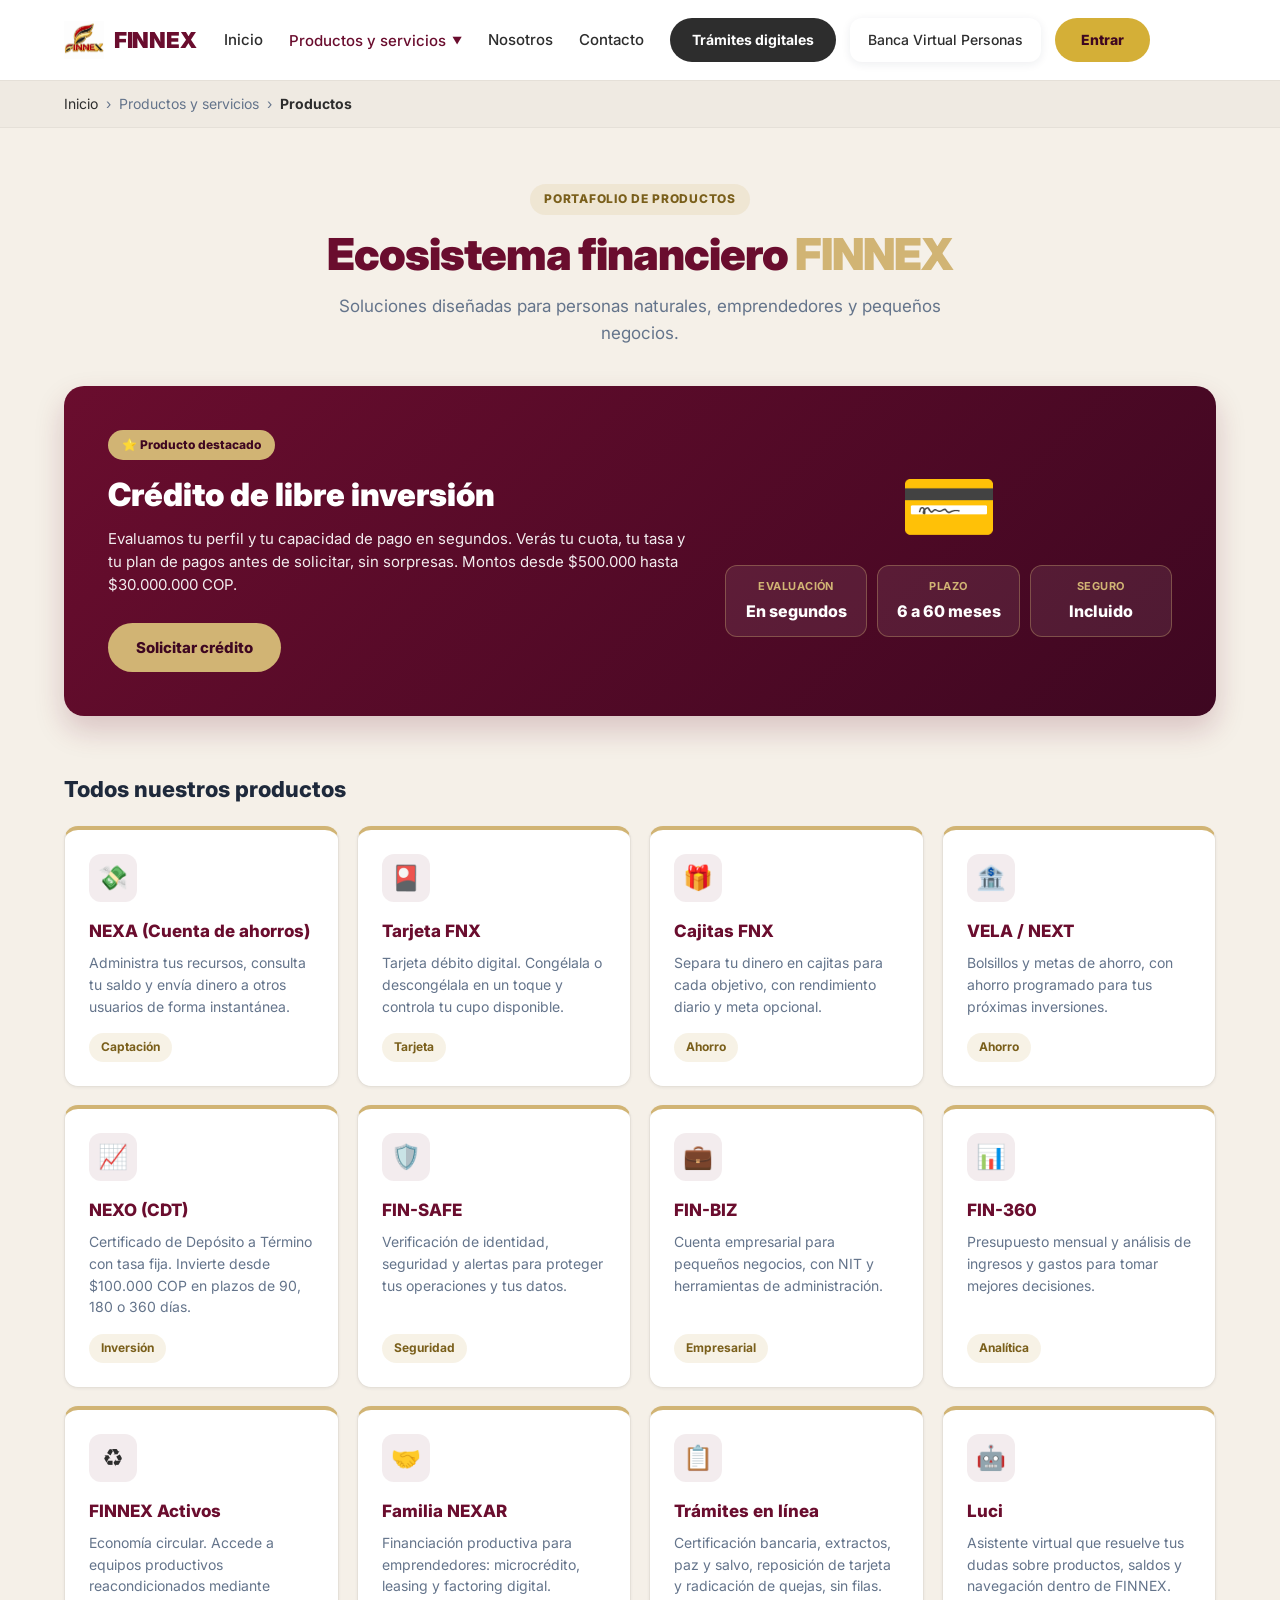
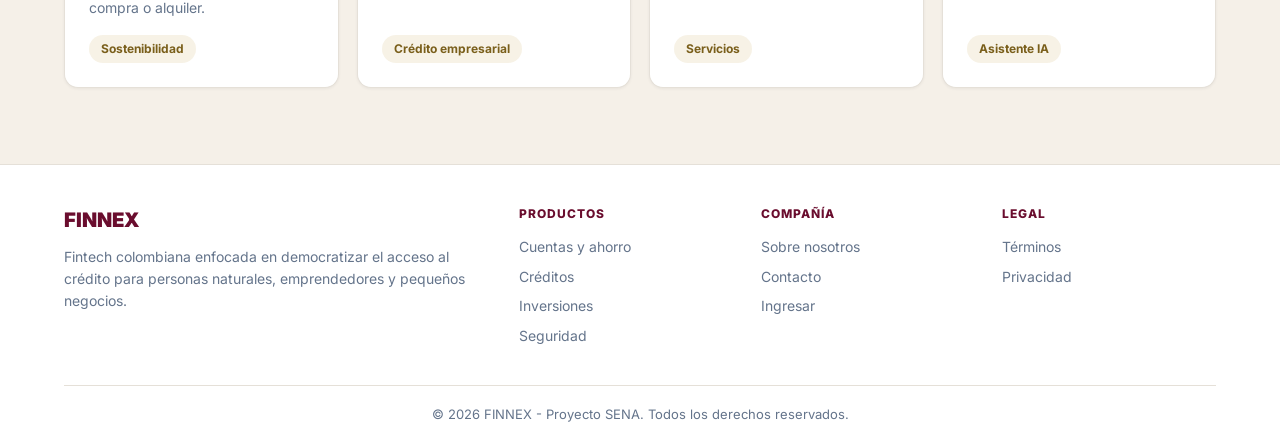
<file: productos.html>
<!DOCTYPE html>
<html lang="es">
<head>
  <meta charset="UTF-8">
  <meta name="viewport" content="width=device-width, initial-scale=1.0">
  <title>Productos - FINNEX</title>
  <link rel="icon" type="image/png" href="logo.png">
  <link href="https://fonts.googleapis.com/css2?family=Inter:wght@300;400;500;600;700;800;900&display=swap" rel="stylesheet">

  <style>
    /* =========================================================
       1. VARIABLES (paleta de FINNEX)
       ========================================================= */
    :root {
      --wine: #6A0D2E;
      --wine-dark: #3E0721;
      --wine-soft: rgba(106, 13, 46, .08);
      --gold: #D1B474;
      --gold-soft: rgba(209, 180, 116, .18);
      --gold-strong: #D4AF37;
      --bone: #F5F0E8;
      --bone-2: #EFEAE2;
      --bg-card: #FFFFFF;
      --border: #E5E0D8;
      --dark: #1E293B;
      --ink: #2D2D2D;
      --text-light: #64748B;
      --radius: 14px;
      --shadow: 0 1px 3px rgba(30, 41, 59, .06);
      --nav-h: 80px;
    }

    /* =========================================================
       2. BASE
       ========================================================= */
    *, *::before, *::after { box-sizing: border-box; }
    html { -webkit-text-size-adjust: 100%; scroll-behavior: smooth; }
    body {
      margin: 0;
      font-family: 'Inter', system-ui, -apple-system, 'Segoe UI', sans-serif;
      background: var(--bone);
      color: var(--ink);
      font-size: 15px;
      line-height: 1.55;
      overflow-x: hidden;
    }
    a { color: inherit; }
    img { max-width: 100%; height: auto; display: block; }
    button { font-family: inherit; }
    .container { width: 100%; max-width: 1200px; margin: 0 auto; padding: 0 24px; }

    /* =========================================================
       3. NAVBAR SUPERIOR
       ========================================================= */
    .site-header {
      position: sticky;
      top: 0;
      z-index: 200;
      background: #FFFFFF;
      border-bottom: 1px solid var(--border);
    }
    .nav-inner {
      min-height: var(--nav-h);
      display: flex;
      align-items: center;
      gap: 28px;
    }
    .logo {
      display: flex;
      align-items: center;
      gap: 10px;
      text-decoration: none;
      flex-shrink: 0;
    }
    .logo img { width: 40px; height: 40px; object-fit: contain; }
    .logo-text {
      font-size: 22px;
      font-weight: 900;
      color: var(--wine);
      letter-spacing: -.3px;
    }

    .nav-menu {
      display: flex;
      align-items: center;
      gap: 26px;
      flex: 1;
      min-width: 0;
    }
    .nav-link {
      position: relative;
      display: inline-flex;
      align-items: center;
      gap: 6px;
      padding: 8px 0;
      font-size: 15px;
      font-weight: 500;
      color: var(--ink);
      text-decoration: none;
      background: none;
      border: none;
      cursor: pointer;
      white-space: nowrap;
      transition: color .2s;
    }
    .nav-link:hover, .nav-link.active { color: var(--wine); }
    .nav-link .caret { font-size: 10px; transition: transform .2s; }

    /* Desplegable Productos y servicios */
    .nav-dropdown { position: relative; }
    .dropdown-panel {
      position: absolute;
      top: calc(100% + 14px);
      left: -16px;
      width: 560px;
      padding: 18px;
      background: #FFFFFF;
      border: 1px solid var(--border);
      border-radius: 14px;
      box-shadow: 0 18px 40px rgba(30, 41, 59, .14);
      display: grid;
      grid-template-columns: repeat(2, minmax(0, 1fr));
      gap: 4px;
      opacity: 0;
      visibility: hidden;
      transform: translateY(-6px);
      transition: opacity .2s, transform .2s, visibility .2s;
    }
    .nav-dropdown.open .dropdown-panel,
    .nav-dropdown:hover .dropdown-panel,
    .nav-dropdown:focus-within .dropdown-panel {
      opacity: 1;
      visibility: visible;
      transform: translateY(0);
    }
    .nav-dropdown.open .caret,
    .nav-dropdown:hover .caret { transform: rotate(180deg); }
    .dropdown-panel a {
      display: flex;
      align-items: center;
      gap: 12px;
      padding: 10px 12px;
      border-radius: 10px;
      text-decoration: none;
      font-size: 14px;
      font-weight: 600;
      color: var(--ink);
      transition: background .15s;
    }
    .dropdown-panel a:hover { background: var(--wine-soft); color: var(--wine); }
    .dropdown-panel .dp-icon {
      width: 34px; height: 34px;
      flex-shrink: 0;
      display: flex; align-items: center; justify-content: center;
      border-radius: 10px;
      background: var(--bone);
      font-size: 17px;
    }

    /* Acciones de la derecha */
    .nav-actions {
      display: flex;
      align-items: center;
      gap: 14px;
      flex-shrink: 0;
    }
    .btn-dark {
      display: inline-flex;
      align-items: center;
      justify-content: center;
      min-height: 44px;
      padding: 10px 22px;
      border-radius: 100px;
      background: var(--ink);
      color: #FFF;
      font-size: 14px;
      font-weight: 700;
      text-decoration: none;
      white-space: nowrap;
      transition: background .2s, transform .2s;
    }
    .btn-dark:hover { background: #000; transform: translateY(-1px); }

    .link-card {
      display: inline-flex;
      align-items: center;
      min-height: 44px;
      padding: 10px 18px;
      border-radius: 12px;
      background: #FFFFFF;
      box-shadow: 0 2px 10px rgba(30, 41, 59, .08);
      font-size: 14px;
      font-weight: 500;
      color: var(--ink);
      text-decoration: none;
      white-space: nowrap;
      transition: color .2s;
    }
    .link-card:hover { color: var(--wine); }

    .btn-gold-outline {
      display: inline-flex;
      align-items: center;
      justify-content: center;
      min-height: 44px;
      padding: 10px 26px;
      border-radius: 100px;
      background: var(--gold-strong);
      color: var(--wine-dark);
      font-size: 14px;
      font-weight: 800;
      text-decoration: none;
      white-space: nowrap;
      transition: transform .2s, box-shadow .2s;
    }
    .btn-gold-outline:hover { transform: translateY(-1px); box-shadow: 0 8px 18px rgba(212, 175, 55, .35); }

    .menu-toggle {
      display: none;
      width: 44px; height: 44px;
      flex-shrink: 0;
      margin-left: auto;
      border: 1px solid var(--border);
      border-radius: 12px;
      background: #FFF;
      font-size: 20px;
      color: var(--wine);
      cursor: pointer;
      align-items: center; justify-content: center;
    }

    /* Ruta de navegación (migas) */
    .breadcrumb-bar { background: var(--bone-2); border-bottom: 1px solid var(--border); }
    .breadcrumb {
      display: flex;
      align-items: center;
      flex-wrap: wrap;
      gap: 8px;
      min-height: 46px;
      font-size: 14px;
      color: var(--text-light);
    }
    .breadcrumb a { color: var(--ink); text-decoration: none; }
    .breadcrumb a:hover { color: var(--wine); }
    .breadcrumb .sep { color: var(--text-light); }
    .breadcrumb .current { font-weight: 700; color: var(--ink); }

    /* =========================================================
       4. ENCABEZADO DE PÁGINA
       ========================================================= */
    .page-header {
      padding: 56px 0 40px;
      text-align: center;
    }
    .eyebrow {
      display: inline-block;
      margin-bottom: 14px;
      padding: 6px 14px;
      border-radius: 100px;
      background: var(--gold-soft);
      color: #7A5F1B;
      font-size: 12px;
      font-weight: 800;
      letter-spacing: .06em;
      text-transform: uppercase;
    }
    .page-header h1 {
      margin: 0 0 14px;
      font-size: clamp(30px, 4.6vw, 44px);
      font-weight: 900;
      letter-spacing: -1px;
      color: var(--wine);
      line-height: 1.15;
    }
    .page-header h1 span { color: var(--gold); }
    .page-header p {
      max-width: 620px;
      margin: 0 auto;
      font-size: clamp(15px, 2vw, 17px);
      color: var(--text-light);
    }

    /* =========================================================
       5. PRODUCTO DESTACADO
       ========================================================= */
    .product-featured {
      display: grid;
      grid-template-columns: minmax(0, 1.3fr) minmax(0, 1fr);
      gap: 36px;
      align-items: center;
      padding: 44px;
      border-radius: 20px;
      color: #FFF;
      background: linear-gradient(135deg, var(--wine) 0%, var(--wine-dark) 100%);
      box-shadow: 0 14px 30px rgba(106, 13, 46, .2);
    }
    .featured-badge {
      display: inline-block;
      margin-bottom: 16px;
      padding: 6px 14px;
      border-radius: 100px;
      background: var(--gold);
      color: var(--wine-dark);
      font-size: 12px;
      font-weight: 800;
    }
    .product-featured h3 {
      margin: 0 0 12px;
      font-size: clamp(24px, 3vw, 32px);
      font-weight: 900;
      line-height: 1.2;
    }
    .product-featured p { margin: 0 0 26px; font-size: 15px; opacity: .92; }
    .btn-gold {
      display: inline-flex; align-items: center; justify-content: center;
      min-height: 48px;
      padding: 13px 28px;
      border-radius: 100px;
      background: var(--gold);
      color: var(--wine-dark);
      font-weight: 800;
      text-decoration: none;
      transition: transform .2s, box-shadow .2s;
    }
    .btn-gold:hover { transform: translateY(-2px); box-shadow: 0 10px 20px rgba(209, 180, 116, .35); }
    .featured-visual { text-align: center; }
    .featured-icon { font-size: 80px; line-height: 1; margin-bottom: 20px; }
    .featured-stats {
      display: grid;
      grid-template-columns: repeat(3, minmax(0, 1fr));
      gap: 10px;
    }
    .featured-stat {
      padding: 12px 8px;
      border-radius: 12px;
      background: rgba(255, 255, 255, .08);
      border: 1px solid rgba(209, 180, 116, .35);
    }
    .fs-label {
      margin-bottom: 4px;
      font-size: 11px;
      font-weight: 700;
      color: var(--gold);
      text-transform: uppercase;
      letter-spacing: .04em;
    }
    .fs-value { font-size: 16px; font-weight: 800; }

    /* =========================================================
       6. CATÁLOGO
       ========================================================= */
    .section-title {
      margin: 56px 0 20px;
      font-size: 22px;
      font-weight: 800;
      color: var(--dark);
    }
    .products-grid {
      display: grid;
      grid-template-columns: repeat(auto-fill, minmax(min(250px, 100%), 1fr));
      gap: 18px;
      padding-bottom: 20px;
    }
    .product-card {
      display: flex;
      flex-direction: column;
      min-width: 0;
      padding: 24px;
      border-radius: var(--radius);
      background: var(--bg-card);
      border: 1px solid var(--border);
      border-top: 4px solid var(--gold);
      box-shadow: var(--shadow);
      transition: transform .25s, box-shadow .25s;
    }
    .product-card:hover {
      transform: translateY(-3px);
      box-shadow: 0 12px 26px rgba(106, 13, 46, .1);
    }
    .product-icon {
      width: 48px; height: 48px;
      display: flex; align-items: center; justify-content: center;
      margin-bottom: 16px;
      border-radius: 12px;
      background: var(--wine-soft);
      font-size: 24px;
    }
    .product-card h3 {
      margin: 0 0 8px;
      font-size: 17px;
      font-weight: 800;
      color: var(--wine);
    }
    .product-card p {
      flex: 1;
      margin: 0 0 16px;
      font-size: 14px;
      color: var(--text-light);
    }
    .product-tag {
      align-self: flex-start;
      padding: 5px 12px;
      border-radius: 100px;
      background: var(--gold-soft);
      color: #7A5F1B;
      font-size: 12px;
      font-weight: 700;
    }

    /* =========================================================
       7. FOOTER
       ========================================================= */
    .footer {
      margin-top: 56px;
      padding: 40px 0 0;
      background: #FFFFFF;
      border-top: 1px solid var(--border);
    }
    .footer-grid {
      display: grid;
      grid-template-columns: minmax(0, 2fr) repeat(3, minmax(0, 1fr));
      gap: 28px;
      margin-bottom: 30px;
    }
    .footer-brand { margin-bottom: 10px; font-size: 20px; font-weight: 900; color: var(--wine); }
    .footer p { margin: 0; font-size: 14px; color: var(--text-light); }
    .footer h4 {
      margin: 0 0 12px;
      font-size: 12px;
      font-weight: 800;
      color: var(--wine);
      text-transform: uppercase;
      letter-spacing: .08em;
    }
    .footer a {
      display: block;
      margin-bottom: 8px;
      font-size: 14px;
      color: var(--text-light);
      text-decoration: none;
    }
    .footer a:hover { color: var(--wine); }
    .footer-bottom {
      padding: 18px 0 24px;
      border-top: 1px solid var(--border);
      text-align: center;
      font-size: 13px;
      color: var(--text-light);
    }

    /* =========================================================
       8. RESPONSIVE
       ========================================================= */

    /* Laptop chica: se ocultan los botones secundarios */
    @media (max-width: 1180px) {
      .link-card { display: none; }
    }

    /* Tablet y celular: menú hamburguesa */
    @media (max-width: 1023px) {
      .container { padding: 0 20px; }
      .menu-toggle { display: inline-flex; }
      .nav-inner { gap: 16px; }
      .nav-menu {
        position: absolute;
        top: 100%;
        left: 0;
        right: 0;
        flex-direction: column;
        align-items: stretch;
        gap: 0;
        padding: 8px 20px 20px;
        background: #FFFFFF;
        border-bottom: 1px solid var(--border);
        box-shadow: 0 18px 30px rgba(30, 41, 59, .1);
        display: none;
        max-height: calc(100vh - var(--nav-h));
        overflow-y: auto;
      }
      .nav-menu.open { display: flex; }
      .nav-link {
        width: 100%;
        justify-content: space-between;
        padding: 14px 4px;
        border-bottom: 1px solid #F1EDE6;
        font-size: 15px;
      }
      .nav-dropdown { width: 100%; }
      .dropdown-panel {
        position: static;
        width: 100%;
        grid-template-columns: 1fr;
        box-shadow: none;
        border: none;
        padding: 4px 0 8px;
        display: none;
        opacity: 1;
        visibility: visible;
        transform: none;
      }
      .nav-dropdown.open .dropdown-panel { display: grid; }
      .nav-dropdown:hover .dropdown-panel { display: none; }
      .nav-dropdown.open:hover .dropdown-panel { display: grid; }
      .nav-actions {
        width: 100%;
        flex-direction: column;
        align-items: stretch;
        gap: 10px;
        padding-top: 16px;
        order: 2;
      }
      .nav-actions .btn-dark,
      .nav-actions .btn-gold-outline,
      .nav-actions .link-card {
        display: flex;
        width: 100%;
        justify-content: center;
      }
      .nav-actions .link-card { display: flex; }
      .page-header { padding: 44px 0 34px; }
      .product-featured { grid-template-columns: 1fr; padding: 34px; }
      .featured-visual { display: none; }
      .footer-grid { grid-template-columns: repeat(2, minmax(0, 1fr)); }
      .footer-grid > div:first-child { grid-column: 1 / -1; }
    }

    /* Celular */
    @media (max-width: 640px) {
      body { font-size: 14px; }
      :root { --nav-h: 66px; }
      .logo img { width: 34px; height: 34px; }
      .logo-text { font-size: 19px; }
      .breadcrumb { font-size: 13px; }
      .page-header { padding: 34px 0 28px; }
      .product-featured { padding: 26px 22px; border-radius: 16px; }
      .featured-visual { display: block; }
      .featured-icon { font-size: 60px; margin-bottom: 12px; }
      .featured-stats { grid-template-columns: repeat(3, minmax(0, 1fr)); }
      .btn-gold { width: 100%; }
      .section-title { margin: 42px 0 16px; font-size: 19px; }
      .products-grid { grid-template-columns: 1fr; gap: 14px; }
      .product-card { padding: 20px; }
      .footer-grid { grid-template-columns: 1fr; gap: 22px; }
    }

    @media (max-width: 380px) {
      .featured-stats { grid-template-columns: 1fr; }
    }
  </style>
</head>
<body>

  <!-- ======================= NAVBAR ======================= -->
  <header class="site-header">
    <div class="container nav-inner">
      <a href="index.html" class="logo">
        <img src="logo.png" alt="FINNEX">
        <span class="logo-text">FINNEX</span>
      </a>

      <button class="menu-toggle" id="menuToggle" aria-label="Abrir menú" aria-expanded="false">☰</button>

      <nav class="nav-menu" id="navMenu">
        <a href="index.html" class="nav-link">Inicio</a>

        <div class="nav-dropdown" id="dropdown">
          <button class="nav-link active" id="dropdownBtn" aria-expanded="false" aria-haspopup="true">
            Productos y servicios <span class="caret">▼</span>
          </button>
          <div class="dropdown-panel">
            <a href="productos.html#nexa"><span class="dp-icon">💸</span> NEXA (Ahorros)</a>
            <a href="productos.html#tarjeta"><span class="dp-icon">🎴</span> Tarjeta FNX</a>
            <a href="productos.html#credito"><span class="dp-icon">💳</span> Crédito de libre inversión</a>
            <a href="productos.html#nexo"><span class="dp-icon">📈</span> NEXO (CDT)</a>
            <a href="productos.html#cajitas"><span class="dp-icon">🎁</span> Cajitas FNX</a>
            <a href="productos.html#vela"><span class="dp-icon">🏦</span> VELA / NEXT</a>
            <a href="productos.html#safe"><span class="dp-icon">🛡️</span> FIN-SAFE</a>
            <a href="productos.html#biz"><span class="dp-icon">💼</span> FIN-BIZ</a>
            <a href="productos.html#360"><span class="dp-icon">📊</span> FIN-360</a>
            <a href="productos.html#activos"><span class="dp-icon">♻️</span> FINNEX Activos</a>
            <a href="productos.html#nexar"><span class="dp-icon">🤝</span> Familia NEXAR</a>
            <a href="productos.html#tramites"><span class="dp-icon">📋</span> Trámites en línea</a>
          </div>
        </div>

        <a href="nosotros.html" class="nav-link">Nosotros</a>
        <a href="contacto.html" class="nav-link">Contacto</a>

        <div class="nav-actions">
          <a href="login.html#tramites" class="btn-dark">Trámites digitales</a>
          <a href="login.html" class="link-card">Banca Virtual Personas</a>
          <a href="login.html" class="btn-gold-outline">Entrar</a>
        </div>
      </nav>
    </div>
  </header>

  <!-- ======================= MIGAS DE PAN ======================= -->
  <div class="breadcrumb-bar">
    <div class="container breadcrumb">
      <a href="index.html">Inicio</a>
      <span class="sep">›</span>
      <span>Productos y servicios</span>
      <span class="sep">›</span>
      <span class="current">Productos</span>
    </div>
  </div>

  <!-- ======================= ENCABEZADO ======================= -->
  <section class="container page-header">
    <span class="eyebrow">Portafolio de productos</span>
    <h1>Ecosistema financiero <span>FINNEX</span></h1>
    <p>Soluciones diseñadas para personas naturales, emprendedores y pequeños negocios.</p>
  </section>

  <main class="container">

    <!-- PRODUCTO DESTACADO -->
    <div class="product-featured" id="credito">
      <div>
        <span class="featured-badge">⭐ Producto destacado</span>
        <h3>Crédito de libre inversión</h3>
        <p>Evaluamos tu perfil y tu capacidad de pago en segundos. Verás tu cuota, tu tasa y tu plan de pagos antes de solicitar, sin sorpresas. Montos desde $500.000 hasta $30.000.000 COP.</p>
        <a href="login.html" class="btn-gold">Solicitar crédito</a>
      </div>
      <div class="featured-visual">
        <div class="featured-icon">💳</div>
        <div class="featured-stats">
          <div class="featured-stat"><div class="fs-label">Evaluación</div><div class="fs-value">En segundos</div></div>
          <div class="featured-stat"><div class="fs-label">Plazo</div><div class="fs-value">6 a 60 meses</div></div>
          <div class="featured-stat"><div class="fs-label">Seguro</div><div class="fs-value">Incluido</div></div>
        </div>
      </div>
    </div>

    <!-- CATÁLOGO -->
    <h2 class="section-title">Todos nuestros productos</h2>

    <div class="products-grid">
      <div class="product-card" id="nexa">
        <div class="product-icon">💸</div>
        <h3>NEXA (Cuenta de ahorros)</h3>
        <p>Administra tus recursos, consulta tu saldo y envía dinero a otros usuarios de forma instantánea.</p>
        <span class="product-tag">Captación</span>
      </div>

      <div class="product-card" id="tarjeta">
        <div class="product-icon">🎴</div>
        <h3>Tarjeta FNX</h3>
        <p>Tarjeta débito digital. Congélala o descongélala en un toque y controla tu cupo disponible.</p>
        <span class="product-tag">Tarjeta</span>
      </div>

      <div class="product-card" id="cajitas">
        <div class="product-icon">🎁</div>
        <h3>Cajitas FNX</h3>
        <p>Separa tu dinero en cajitas para cada objetivo, con rendimiento diario y meta opcional.</p>
        <span class="product-tag">Ahorro</span>
      </div>

      <div class="product-card" id="vela">
        <div class="product-icon">🏦</div>
        <h3>VELA / NEXT</h3>
        <p>Bolsillos y metas de ahorro, con ahorro programado para tus próximas inversiones.</p>
        <span class="product-tag">Ahorro</span>
      </div>

      <div class="product-card" id="nexo">
        <div class="product-icon">📈</div>
        <h3>NEXO (CDT)</h3>
        <p>Certificado de Depósito a Término con tasa fija. Invierte desde $100.000 COP en plazos de 90, 180 o 360 días.</p>
        <span class="product-tag">Inversión</span>
      </div>

      <div class="product-card" id="safe">
        <div class="product-icon">🛡️</div>
        <h3>FIN-SAFE</h3>
        <p>Verificación de identidad, seguridad y alertas para proteger tus operaciones y tus datos.</p>
        <span class="product-tag">Seguridad</span>
      </div>

      <div class="product-card" id="biz">
        <div class="product-icon">💼</div>
        <h3>FIN-BIZ</h3>
        <p>Cuenta empresarial para pequeños negocios, con NIT y herramientas de administración.</p>
        <span class="product-tag">Empresarial</span>
      </div>

      <div class="product-card" id="360">
        <div class="product-icon">📊</div>
        <h3>FIN-360</h3>
        <p>Presupuesto mensual y análisis de ingresos y gastos para tomar mejores decisiones.</p>
        <span class="product-tag">Analítica</span>
      </div>

      <div class="product-card" id="activos">
        <div class="product-icon">♻️</div>
        <h3>FINNEX Activos</h3>
        <p>Economía circular. Accede a equipos productivos reacondicionados mediante compra o alquiler.</p>
        <span class="product-tag">Sostenibilidad</span>
      </div>

      <div class="product-card" id="nexar">
        <div class="product-icon">🤝</div>
        <h3>Familia NEXAR</h3>
        <p>Financiación productiva para emprendedores: microcrédito, leasing y factoring digital.</p>
        <span class="product-tag">Crédito empresarial</span>
      </div>

      <div class="product-card" id="tramites">
        <div class="product-icon">📋</div>
        <h3>Trámites en línea</h3>
        <p>Certificación bancaria, extractos, paz y salvo, reposición de tarjeta y radicación de quejas, sin filas.</p>
        <span class="product-tag">Servicios</span>
      </div>

      <div class="product-card">
        <div class="product-icon">🤖</div>
        <h3>Luci</h3>
        <p>Asistente virtual que resuelve tus dudas sobre productos, saldos y navegación dentro de FINNEX.</p>
        <span class="product-tag">Asistente IA</span>
      </div>
    </div>

  </main>

  <!-- ======================= FOOTER ======================= -->
  <footer class="footer">
    <div class="container">
      <div class="footer-grid">
        <div>
          <div class="footer-brand">FINNEX</div>
          <p>Fintech colombiana enfocada en democratizar el acceso al crédito para personas naturales, emprendedores y pequeños negocios.</p>
        </div>
        <div>
          <h4>Productos</h4>
          <a href="productos.html#nexa">Cuentas y ahorro</a>
          <a href="productos.html#credito">Créditos</a>
          <a href="productos.html#nexo">Inversiones</a>
          <a href="productos.html#safe">Seguridad</a>
        </div>
        <div>
          <h4>Compañía</h4>
          <a href="nosotros.html">Sobre nosotros</a>
          <a href="contacto.html">Contacto</a>
          <a href="login.html">Ingresar</a>
        </div>
        <div>
          <h4>Legal</h4>
          <a href="terminos.html">Términos</a>
          <a href="privacidad.html">Privacidad</a>
        </div>
      </div>
      <div class="footer-bottom">
        &copy; 2026 FINNEX - Proyecto SENA. Todos los derechos reservados.
      </div>
    </div>
  </footer>

  <script>
    (function () {
      const menuToggle = document.getElementById('menuToggle');
      const navMenu = document.getElementById('navMenu');
      const dropdown = document.getElementById('dropdown');
      const dropdownBtn = document.getElementById('dropdownBtn');

      // Menú hamburguesa (tablet y celular)
      menuToggle.addEventListener('click', function () {
        const abierto = navMenu.classList.toggle('open');
        menuToggle.setAttribute('aria-expanded', abierto ? 'true' : 'false');
        menuToggle.textContent = abierto ? '✕' : '☰';
      });

      // Desplegable "Productos y servicios" (al tocar, en móvil)
      dropdownBtn.addEventListener('click', function (e) {
        if (window.innerWidth <= 1023) {
          e.preventDefault();
          const abierto = dropdown.classList.toggle('open');
          dropdownBtn.setAttribute('aria-expanded', abierto ? 'true' : 'false');
        }
      });

      // Cierra el desplegable si se hace clic fuera
      document.addEventListener('click', function (e) {
        if (!dropdown.contains(e.target)) {
          dropdown.classList.remove('open');
          dropdownBtn.setAttribute('aria-expanded', 'false');
        }
      });

      // Escape cierra todo
      document.addEventListener('keydown', function (e) {
        if (e.key === 'Escape') {
          navMenu.classList.remove('open');
          dropdown.classList.remove('open');
          menuToggle.textContent = '☰';
          menuToggle.setAttribute('aria-expanded', 'false');
        }
      });

      // Al elegir un enlace, cierra el menú móvil
      navMenu.querySelectorAll('a').forEach(function (a) {
        a.addEventListener('click', function () {
          navMenu.classList.remove('open');
          menuToggle.textContent = '☰';
          menuToggle.setAttribute('aria-expanded', 'false');
        });
      });

      // Al pasar a escritorio, limpia estados móviles
      window.addEventListener('resize', function () {
        if (window.innerWidth > 1023) {
          navMenu.classList.remove('open');
          dropdown.classList.remove('open');
          menuToggle.textContent = '☰';
          menuToggle.setAttribute('aria-expanded', 'false');
        }
      });
    })();
  </script>

</body>
</html>
</file>
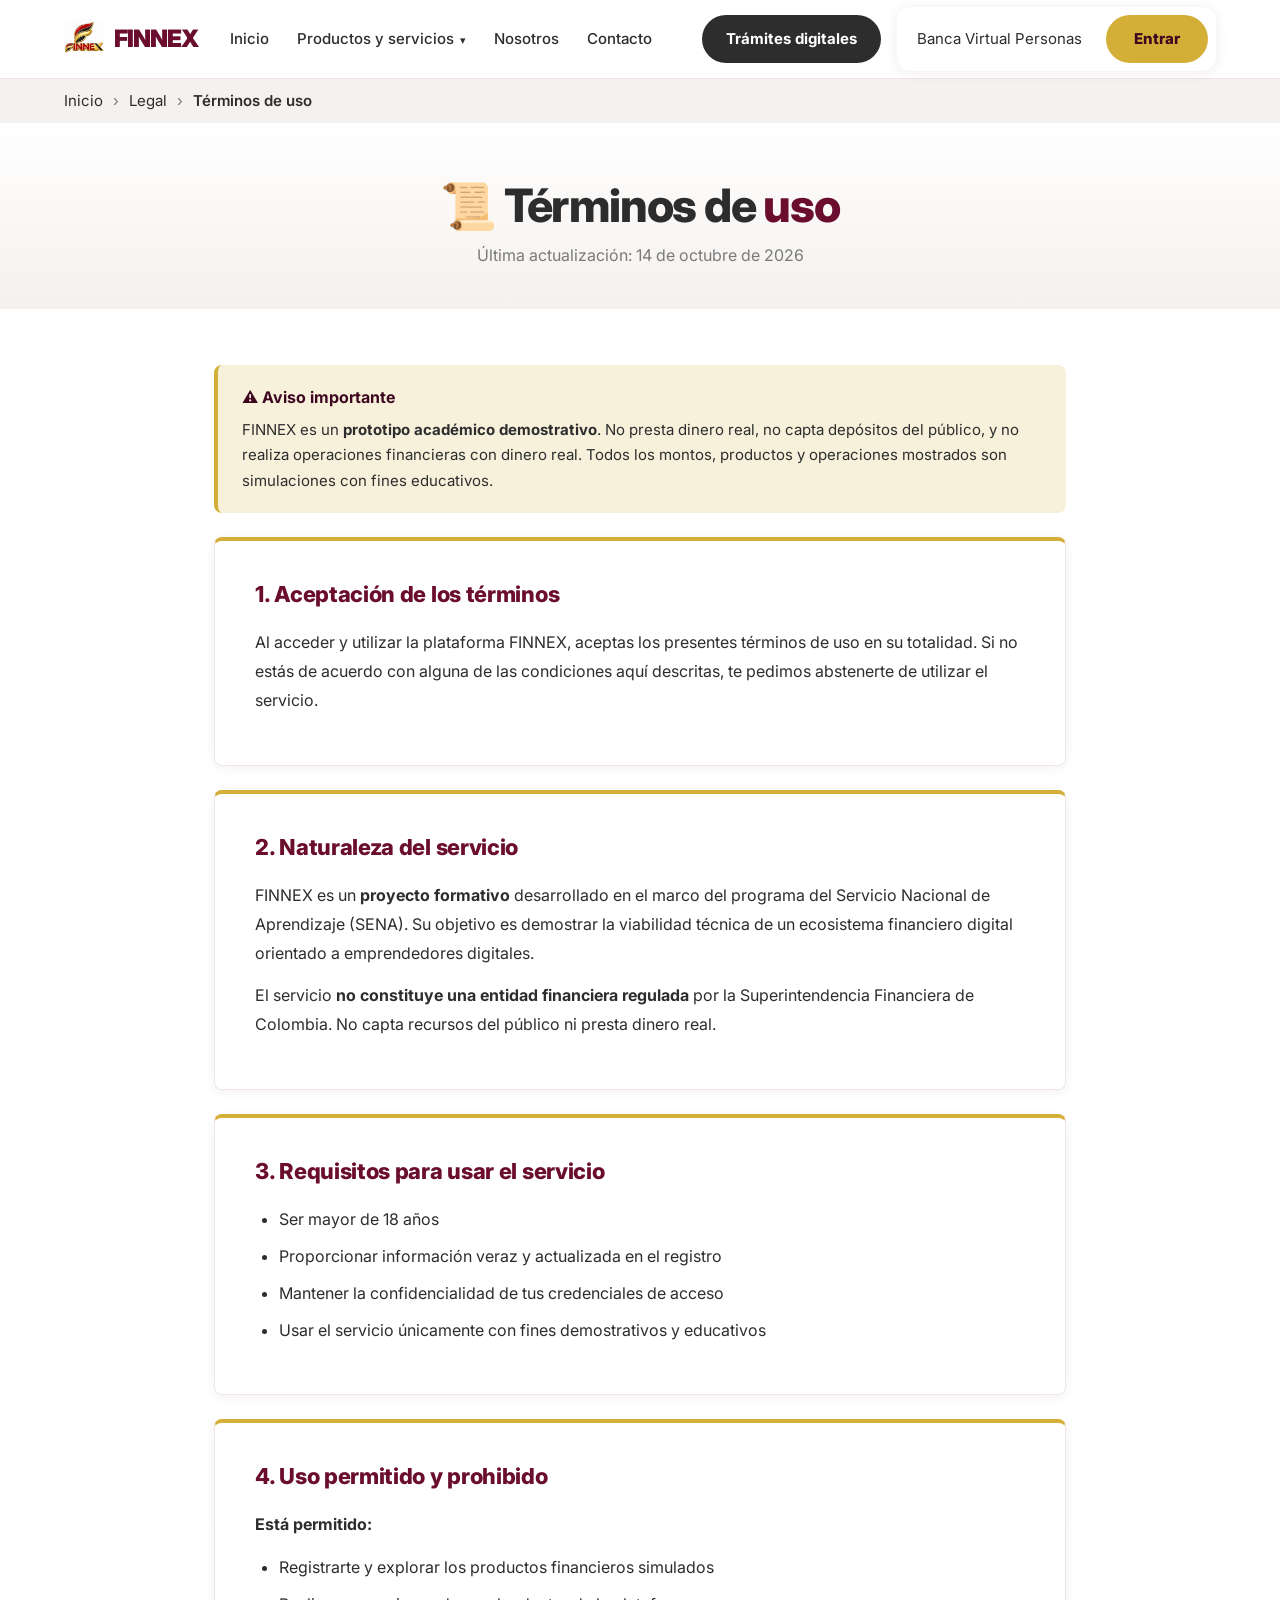
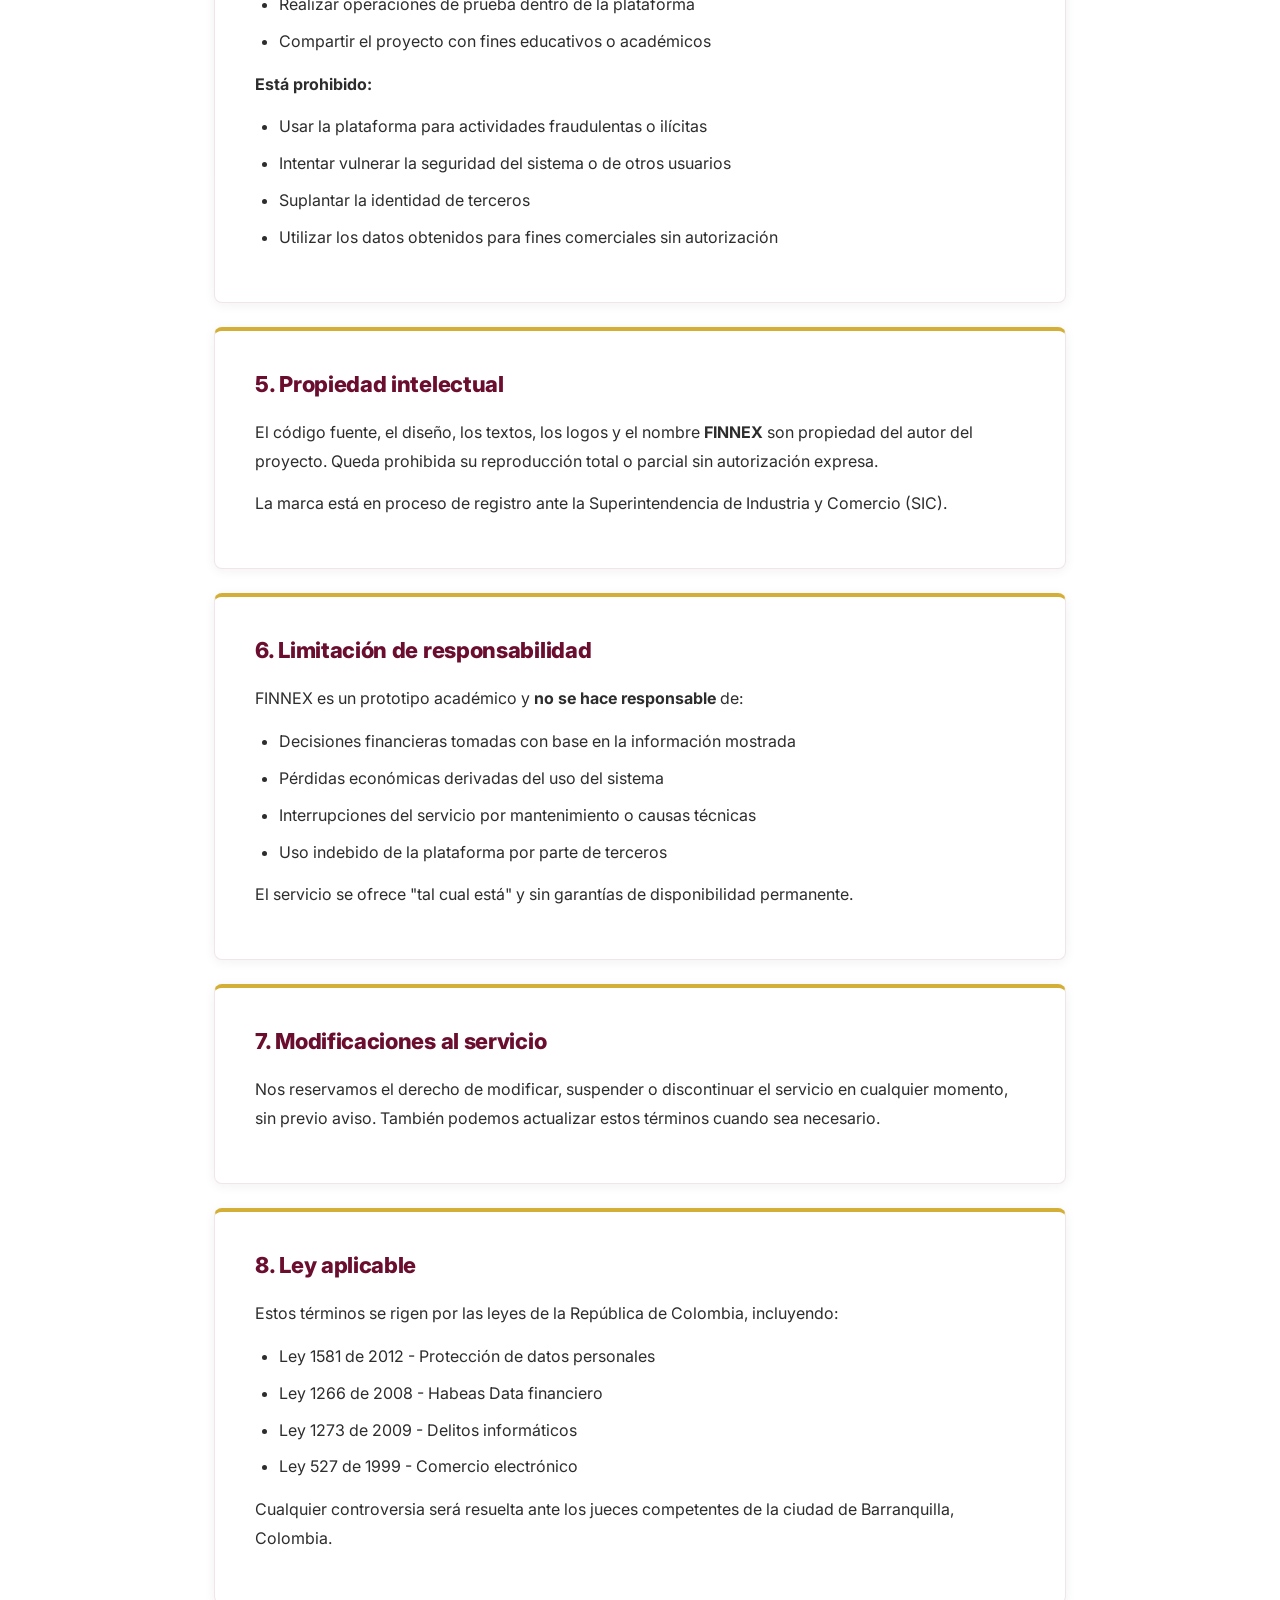
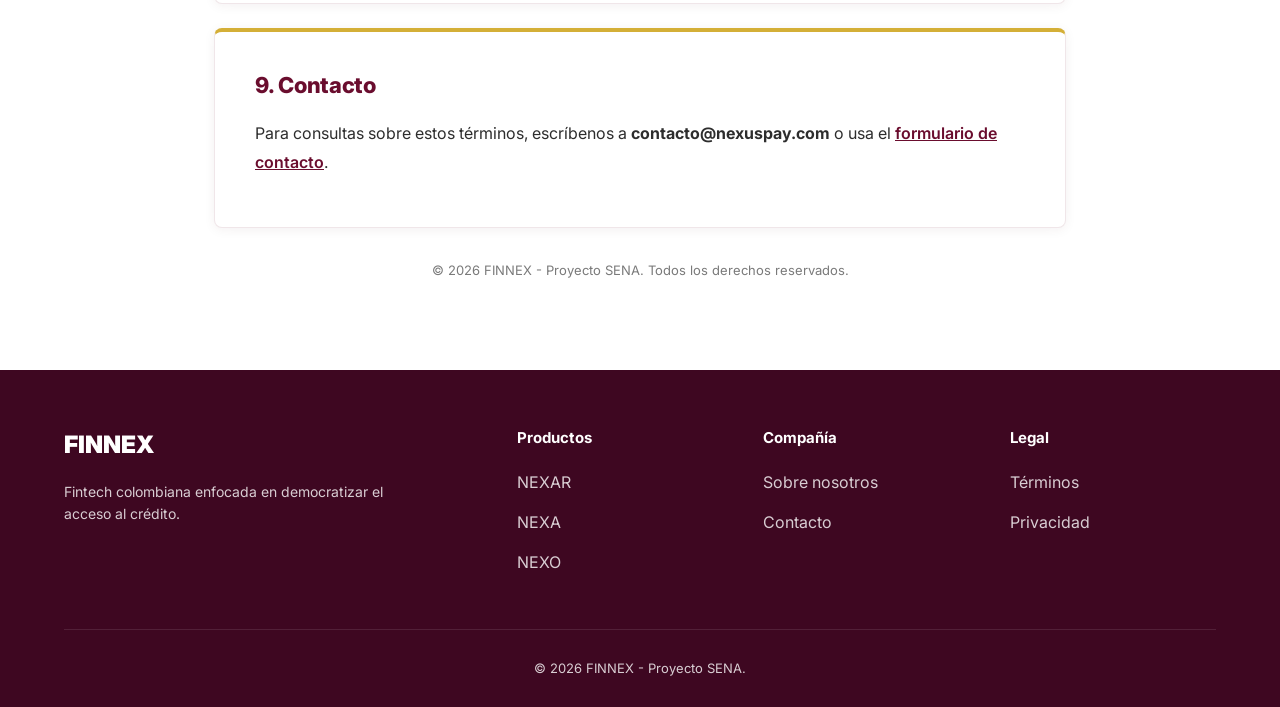
<file: terminos.html>
<!DOCTYPE html>
<html lang="es">
<head>
  <meta charset="UTF-8">
  <meta name="viewport" content="width=device-width, initial-scale=1.0">
  <title>Términos de uso - FINNEX</title>
  <link rel="icon" type="image/png" href="logo.png">
  <link href="https://fonts.googleapis.com/css2?family=Inter:wght@300;400;500;600;700;800;900&display=swap" rel="stylesheet">
  <style>
    * { margin: 0; padding: 0; box-sizing: border-box; }
    :root {
      --wine: #6A0D2E;
      --wine-dark: #3E0721;
      --gold: #D4AF37;
      --bone: #F4F1EE;
      --text: #2D2D2D;
      --text-light: #7A7A7A;
      --white: #FFFFFF;
      --line: rgba(106, 13, 46, 0.1);
    }
    html { scroll-behavior: smooth; }
    body { font-family: 'Inter', sans-serif; background: var(--white); color: var(--text); line-height: 1.6; overflow-x: hidden; }
    .container { max-width: 1200px; margin: 0 auto; padding: 0 24px; }
    h2.title { font-size: 34px; font-weight: 800; color: var(--text); text-align: center; letter-spacing: -.5px; margin-bottom: 48px; }
    :focus-visible { outline: 2px solid var(--gold); outline-offset: 2px; }

    .btn-gold { background: var(--gold); color: var(--wine-dark); padding: 12px 28px; border-radius: 100px; font-weight: 800; text-decoration: none; display: inline-flex; align-items: center; transition: all .2s; }
    .btn-gold:hover { transform: translateY(-2px); box-shadow: 0 10px 20px rgba(212, 175, 55, .3); }
    .btn-secondary { background: var(--white); color: var(--wine); padding: 12px 28px; border-radius: 100px; font-weight: 600; text-decoration: none; border: 2px solid var(--wine); transition: all .2s; }
    .btn-secondary:hover { background: var(--bone); transform: translateY(-2px); }
    .btn-dark { background: var(--text); color: var(--white); padding: 12px 24px; border-radius: 100px; font-weight: 700; font-size: 15px; text-decoration: none; transition: background .2s; }
    .btn-dark:hover { background: var(--wine-dark); }


    /* NAVBAR */
    .navbar { background: var(--white); position: sticky; top: 0; z-index: 100; border-bottom: 1px solid var(--line); }
    .nav-inner { display: flex; align-items: center; gap: 32px; min-height: 76px; }
    .logo { display: flex; align-items: center; gap: 10px; font-size: 24px; font-weight: 900; color: var(--wine); text-decoration: none; letter-spacing: -1px; }
    .logo img { width: 40px; height: 40px; border-radius: 8px; }
    .nav-links { display: flex; gap: 28px; align-items: center; }
    .nav-links a { text-decoration: none; font-size: 15px; font-weight: 500; color: var(--text); transition: color .2s; }
    .nav-links a:hover, .nav-links a.active { color: var(--wine); font-weight: 700; }
    .nav-actions { margin-left: auto; display: flex; align-items: center; gap: 16px; }
    .nav-access { display: flex; align-items: center; gap: 24px; padding: 8px 8px 8px 20px; border-radius: 14px; box-shadow: 0 2px 14px rgba(62, 7, 33, .08); font-size: 15px; }
    .menu-btn { display: none; background: none; border: none; font: 700 16px 'Inter', sans-serif; color: var(--text); cursor: pointer; }

    /* MENÚ DESPLEGABLE */
    .has-drop { position: relative; padding: 26px 0; }
    .drop-trigger small { font-size: 11px; margin-left: 2px; }
    .dropdown { position: absolute; top: 100%; left: -16px; width: 280px; background: var(--white); border: 1px solid var(--line); border-radius: 12px; padding: 8px; box-shadow: 0 20px 40px rgba(62, 7, 33, .15); opacity: 0; visibility: hidden; transform: translateY(8px); transition: opacity .2s, transform .2s, visibility .2s; z-index: 200; }
    .has-drop:hover .dropdown, .has-drop:focus-within .dropdown { opacity: 1; visibility: visible; transform: none; }
    .nav-links .dropdown a { display: flex; align-items: center; gap: 12px; padding: 9px 12px; border-radius: 8px; font-size: 14px; font-weight: 500; }
    .nav-links .dropdown a span { width: 22px; text-align: center; font-size: 16px; }
    .nav-links .dropdown a:hover { background: var(--bone); color: var(--wine); font-weight: 500; }

    /* MIGAS */
    .crumbs { background: var(--bone); font-size: 15px; }
    .crumbs .container { padding-top: 10px; padding-bottom: 10px; display: flex; gap: 10px; align-items: center; }
    .crumbs a { text-decoration: none; color: inherit; }
    .crumbs a:hover { color: var(--wine); }
    .crumbs b { font-weight: 600; }
    .crumbs i { font-style: normal; color: var(--text-light); }

    /* TÉRMINOS (mismo estilo del resto del banco) */
    .legal-hero { padding: 56px 0 40px; background: linear-gradient(180deg, var(--white) 0%, var(--bone) 100%); text-align: center; }
    .legal-hero h1 { font-size: 46px; font-weight: 800; letter-spacing: -1.2px; line-height: 1.15; margin-bottom: 12px; color: var(--text); }
    .legal-hero h1 span { color: var(--wine); }
    .legal-hero p { color: var(--text-light); font-size: 16px; }
    .legal-container { max-width: 900px; margin: 0 auto; padding: 56px 24px 90px; }
    .legal-card { background: var(--white); border: 1px solid var(--line); border-top: 4px solid var(--gold); border-radius: 8px; padding: 36px 40px; margin-bottom: 24px; box-shadow: 0 2px 12px rgba(62, 7, 33, .06); }
    .legal-card h2 { font-size: 22px; font-weight: 800; color: var(--wine); margin-bottom: 16px; letter-spacing: -.3px; }
    .legal-card p { color: var(--text); font-size: 16px; line-height: 1.8; margin-bottom: 14px; }
    .legal-card ul { padding-left: 24px; margin-bottom: 14px; }
    .legal-card li { color: var(--text); font-size: 16px; line-height: 1.8; margin-bottom: 8px; }
    .legal-card strong { color: var(--text); font-weight: 700; }
    .legal-card a { color: var(--wine); font-weight: 600; }
    .legal-alert { background: rgba(212, 175, 55, .18); border-left: 4px solid var(--gold); padding: 20px 24px; border-radius: 8px; margin: 0 0 24px; }
    .legal-alert > strong { display: block; color: var(--wine-dark); margin-bottom: 6px; }
    .legal-alert p { color: var(--text); margin: 0; font-size: 15px; line-height: 1.7; }
    .legal-update { text-align: center; color: var(--text-light); font-size: 13px; margin-top: 32px; }

    /* FOOTER */
    .footer { background: var(--wine-dark); color: rgba(255, 255, 255, .8); padding: 56px 0 28px; }
    .footer-grid { display: grid; grid-template-columns: 2fr 1fr 1fr 1fr; gap: 40px; margin-bottom: 40px; }
    .footer-brand { color: var(--white); font-size: 24px; font-weight: 900; margin-bottom: 16px; }
    .footer h4 { color: var(--white); font-size: 15px; margin-bottom: 20px; }
    .footer a { display: block; color: rgba(255, 255, 255, .8); text-decoration: none; margin-bottom: 14px; transition: color .2s; }
    .footer a:hover { color: var(--gold); }
    .footer-bottom { padding-top: 28px; border-top: 1px solid rgba(255, 255, 255, .1); text-align: center; font-size: 13px; }

    @media (max-width: 1024px) {
      .nav-access { padding: 0; box-shadow: none; }
      .menu-btn { display: block; }
      .has-drop { width: 100%; padding: 0; }
      .dropdown { position: static; width: 100%; opacity: 1; visibility: visible; transform: none; box-shadow: none; border: none; padding: 4px 0 0 8px; }
      .nav-inner { gap: 16px; }
      .nav-actions { gap: 8px; }
      .nav-links { display: none; }
      .nav-links.open { display: flex; flex-direction: column; align-items: flex-start; gap: 4px; position: absolute; top: 76px; left: 0; right: 0; max-height: calc(100vh - 76px); overflow-y: auto; background: var(--white); padding: 20px 24px; border-bottom: 1px solid var(--line); box-shadow: 0 12px 24px rgba(0, 0, 0, .08); }
      .nav-links.open > a, .nav-links.open .has-drop > a { display: block; width: 100%; padding: 10px 0; }
      .footer-grid { grid-template-columns: 1fr 1fr; }
    }
    @media (max-width: 640px) {
      .nav-actions .btn-dark { display: none; }
      .nav-inner { gap: 10px; }
      .logo { font-size: 20px; }
      .logo img { width: 34px; height: 34px; }
      .nav-access span { display: none; }
      .nav-access .btn-gold { padding: 10px 20px; }
      .footer-grid { grid-template-columns: 1fr; gap: 24px; }
      .legal-hero { padding: 36px 0 28px; }
      .legal-hero h1 { font-size: 32px; }
      .legal-card { padding: 24px 20px; }
      .legal-container { padding: 40px 16px 64px; }
    }
    @media (prefers-reduced-motion: reduce) { * { transition: none !important; scroll-behavior: auto !important; } }
  </style>
</head>
<body>

  <header class="navbar">
    <div class="container nav-inner">
      <a href="index.html" class="logo"><img src="logo.png" alt="FINNEX"> FINNEX</a>
      <nav class="nav-links" id="navLinks">
        <a href="index.html">Inicio</a>
        <div class="has-drop">
          <a href="productos.html" class="drop-trigger">Productos y servicios <small>▾</small></a>
          <div class="dropdown">
          <a href="productos.html"><span>💸</span>Mis cuentas (NEXA)</a>
          <a href="productos.html"><span>🎴</span>Tarjetas (FNX)</a>
          <a href="productos.html"><span>🔁</span>Transferencias</a>
          <a href="productos.html"><span>🧾</span>Pagos y servicios</a>
          <a href="productos.html"><span>📈</span>Ahorro e inversión (NEXO)</a>
          <a href="productos.html"><span>💳</span>Créditos (NEXAR)</a>
          <a href="productos.html"><span>🛡️</span>Seguros</a>
          <a href="productos.html"><span>🎁</span>Cajitas FNX</a>
          <a href="productos.html"><span>🏦</span>VELA / NEXT</a>
          <a href="productos.html"><span>💼</span>FIN-BIZ</a>
          <a href="productos.html"><span>📊</span>FIN-360</a>
          <a href="productos.html"><span>♻️</span>FINNEX Activos</a>
          <a href="productos.html"><span>🧮</span>Simulador de crédito</a>
          </div>
        </div>
        <a href="nosotros.html">Nosotros</a>
        <a href="contacto.html">Contacto</a>
      </nav>
      <div class="nav-actions">
        <a href="tramites.html" class="btn-dark">Trámites digitales</a>
        <div class="nav-access"><span>Banca Virtual Personas</span><a href="login.html" class="btn-gold">Entrar</a></div>
        <button class="menu-btn" id="menuBtn" aria-label="Abrir menú">Menú ⋮</button>
      </div>
    </div>
  </header>

  <div class="crumbs">
    <div class="container"><a href="index.html">Inicio</a><i>›</i><a href="privacidad.html">Legal</a><i>›</i><b>Términos de uso</b></div>
  </div>

  <section class="legal-hero">
    <div class="container">
      <h1>📜 Términos de <span>uso</span></h1>
      <p>Última actualización: 14 de octubre de 2026</p>
    </div>
  </section>

  <div class="legal-container">

    <div class="legal-alert">
      <strong>⚠️ Aviso importante</strong>
      <p>FINNEX es un <strong>prototipo académico demostrativo</strong>. No presta dinero real, no capta depósitos del público, y no realiza operaciones financieras con dinero real. Todos los montos, productos y operaciones mostrados son simulaciones con fines educativos.</p>
    </div>

    <div class="legal-card">
      <h2>1. Aceptación de los términos</h2>
      <p>Al acceder y utilizar la plataforma FINNEX, aceptas los presentes términos de uso en su totalidad. Si no estás de acuerdo con alguna de las condiciones aquí descritas, te pedimos abstenerte de utilizar el servicio.</p>
    </div>

    <div class="legal-card">
      <h2>2. Naturaleza del servicio</h2>
      <p>FINNEX es un <strong>proyecto formativo</strong> desarrollado en el marco del programa del Servicio Nacional de Aprendizaje (SENA). Su objetivo es demostrar la viabilidad técnica de un ecosistema financiero digital orientado a emprendedores digitales.</p>
      <p>El servicio <strong>no constituye una entidad financiera regulada</strong> por la Superintendencia Financiera de Colombia. No capta recursos del público ni presta dinero real.</p>
    </div>

    <div class="legal-card">
      <h2>3. Requisitos para usar el servicio</h2>
      <ul>
        <li>Ser mayor de 18 años</li>
        <li>Proporcionar información veraz y actualizada en el registro</li>
        <li>Mantener la confidencialidad de tus credenciales de acceso</li>
        <li>Usar el servicio únicamente con fines demostrativos y educativos</li>
      </ul>
    </div>

    <div class="legal-card">
      <h2>4. Uso permitido y prohibido</h2>
      <p><strong>Está permitido:</strong></p>
      <ul>
        <li>Registrarte y explorar los productos financieros simulados</li>
        <li>Realizar operaciones de prueba dentro de la plataforma</li>
        <li>Compartir el proyecto con fines educativos o académicos</li>
      </ul>

      <p><strong>Está prohibido:</strong></p>
      <ul>
        <li>Usar la plataforma para actividades fraudulentas o ilícitas</li>
        <li>Intentar vulnerar la seguridad del sistema o de otros usuarios</li>
        <li>Suplantar la identidad de terceros</li>
        <li>Utilizar los datos obtenidos para fines comerciales sin autorización</li>
      </ul>
    </div>

    <div class="legal-card">
      <h2>5. Propiedad intelectual</h2>
      <p>El código fuente, el diseño, los textos, los logos y el nombre <strong>FINNEX</strong> son propiedad del autor del proyecto. Queda prohibida su reproducción total o parcial sin autorización expresa.</p>
      <p>La marca está en proceso de registro ante la Superintendencia de Industria y Comercio (SIC).</p>
    </div>

    <div class="legal-card">
      <h2>6. Limitación de responsabilidad</h2>
      <p>FINNEX es un prototipo académico y <strong>no se hace responsable</strong> de:</p>
      <ul>
        <li>Decisiones financieras tomadas con base en la información mostrada</li>
        <li>Pérdidas económicas derivadas del uso del sistema</li>
        <li>Interrupciones del servicio por mantenimiento o causas técnicas</li>
        <li>Uso indebido de la plataforma por parte de terceros</li>
      </ul>
      <p>El servicio se ofrece "tal cual está" y sin garantías de disponibilidad permanente.</p>
    </div>

    <div class="legal-card">
      <h2>7. Modificaciones al servicio</h2>
      <p>Nos reservamos el derecho de modificar, suspender o discontinuar el servicio en cualquier momento, sin previo aviso. También podemos actualizar estos términos cuando sea necesario.</p>
    </div>

    <div class="legal-card">
      <h2>8. Ley aplicable</h2>
      <p>Estos términos se rigen por las leyes de la República de Colombia, incluyendo:</p>
      <ul>
        <li>Ley 1581 de 2012 - Protección de datos personales</li>
        <li>Ley 1266 de 2008 - Habeas Data financiero</li>
        <li>Ley 1273 de 2009 - Delitos informáticos</li>
        <li>Ley 527 de 1999 - Comercio electrónico</li>
      </ul>
      <p>Cualquier controversia será resuelta ante los jueces competentes de la ciudad de Barranquilla, Colombia.</p>
    </div>

    <div class="legal-card">
      <h2>9. Contacto</h2>
      <p>Para consultas sobre estos términos, escríbenos a <strong>contacto@nexuspay.com</strong> o usa el <a href="contacto.html" >formulario de contacto</a>.</p>
    </div>

    <p class="legal-update">
      © 2026 FINNEX - Proyecto SENA. Todos los derechos reservados.
    </p>

  </div>

  <footer class="footer">
    <div class="container">
      <div class="footer-grid">
        <div>
          <div class="footer-brand">FINNEX</div>
          <p style="font-size: 14px; max-width: 340px;">Fintech colombiana enfocada en democratizar el acceso al crédito.</p>
        </div>
        <div><h4>Productos</h4><a href="productos.html">NEXAR</a><a href="productos.html">NEXA</a><a href="productos.html">NEXO</a></div>
        <div><h4>Compañía</h4><a href="nosotros.html">Sobre nosotros</a><a href="contacto.html">Contacto</a></div>
        <div><h4>Legal</h4><a href="terminos.html">Términos</a><a href="privacidad.html">Privacidad</a></div>
      </div>
      <div class="footer-bottom">&copy; 2026 FINNEX - Proyecto SENA.</div>
    </div>
  </footer>

  <script>
    var nav = document.getElementById('navLinks');
    document.getElementById('menuBtn').onclick = function () { nav.classList.toggle('open'); };
    nav.querySelectorAll('a').forEach(function (a) { a.addEventListener('click', function () { nav.classList.remove('open'); }); });
  </script>
</body>
</html>
</file>
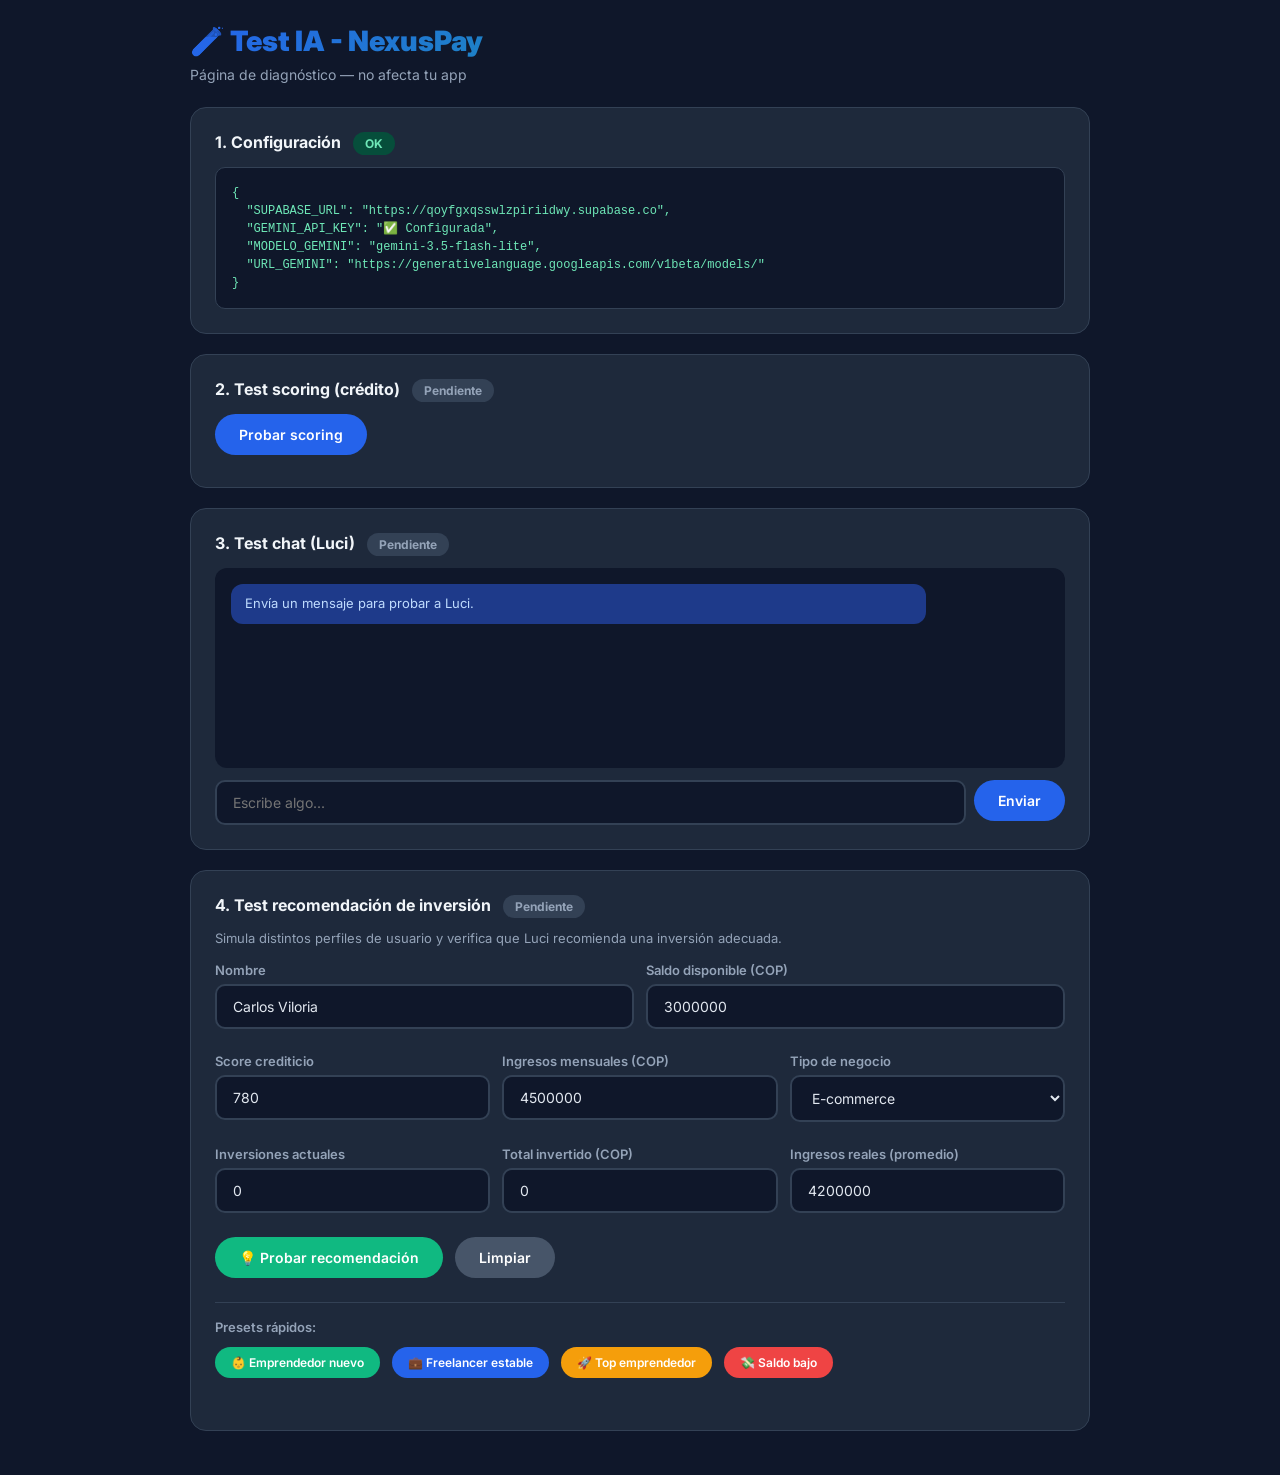
<file: test-ia.html>
﻿<!DOCTYPE html>
<html lang="es">
<head>
  <meta charset="UTF-8">
  <meta name="viewport" content="width=device-width, initial-scale=1.0">
  <title>Test IA - NexusPay</title>
  <link href="https://fonts.googleapis.com/css2?family=Inter:wght@400;500;600;700;800;900&display=swap" rel="stylesheet">
  <style>
    * { margin: 0; padding: 0; box-sizing: border-box; }
    body {
      font-family: 'Inter', sans-serif;
      background: #0F172A;
      color: #E2E8F0;
      padding: 24px;
      min-height: 100vh;
    }
    .container { max-width: 900px; margin: 0 auto; }
    h1 {
      font-size: 28px;
      font-weight: 900;
      background: linear-gradient(135deg, #2563EB 0%, #10B981 100%);
      -webkit-background-clip: text;
      -webkit-text-fill-color: transparent;
      background-clip: text;
      margin-bottom: 8px;
    }
    .sub { color: #94A3B8; font-size: 14px; margin-bottom: 24px; }

    .card {
      background: #1E293B;
      border: 1px solid #334155;
      border-radius: 16px;
      padding: 24px;
      margin-bottom: 20px;
    }
    .card h2 {
      font-size: 16px;
      font-weight: 700;
      margin-bottom: 12px;
      color: #F1F5F9;
    }

    .status {
      display: inline-block;
      padding: 4px 12px;
      border-radius: 100px;
      font-size: 12px;
      font-weight: 700;
      margin-left: 8px;
    }
    .status.ok { background: #064E3B; color: #6EE7B7; }
    .status.error { background: #7F1D1D; color: #FCA5A5; }
    .status.testing { background: #78350F; color: #FCD34D; }
    .status.idle { background: #334155; color: #94A3B8; }

    button {
      background: #2563EB;
      color: white;
      border: none;
      padding: 12px 24px;
      border-radius: 100px;
      font-weight: 600;
      font-size: 14px;
      cursor: pointer;
      font-family: inherit;
      margin-right: 8px;
      margin-bottom: 8px;
      transition: all 0.2s;
    }
    button:hover { background: #1D4ED8; }
    button:disabled { background: #475569; cursor: not-allowed; }
    button.green { background: #10B981; }
    button.green:hover { background: #059669; }

    input, textarea, select {
      width: 100%;
      padding: 12px 16px;
      border: 2px solid #334155;
      border-radius: 10px;
      font-family: inherit;
      font-size: 14px;
      background: #0F172A;
      color: #E2E8F0;
      margin-bottom: 12px;
    }
    input:focus, textarea:focus, select:focus {
      outline: none;
      border-color: #2563EB;
    }
    label {
      display: block;
      font-size: 13px;
      font-weight: 600;
      margin-bottom: 6px;
      color: #94A3B8;
    }
    .row {
      display: grid;
      grid-template-columns: 1fr 1fr;
      gap: 12px;
      margin-bottom: 12px;
    }
    .row-3 {
      display: grid;
      grid-template-columns: 1fr 1fr 1fr;
      gap: 12px;
      margin-bottom: 12px;
    }

    .chat-box {
      background: #0F172A;
      border-radius: 12px;
      padding: 16px;
      min-height: 200px;
      max-height: 400px;
      overflow-y: auto;
      margin-bottom: 12px;
      font-size: 14px;
    }
    .msg {
      padding: 10px 14px;
      border-radius: 12px;
      margin-bottom: 8px;
      max-width: 85%;
      line-height: 1.5;
      white-space: pre-wrap;
    }
    .msg.user { background: #2563EB; color: white; margin-left: auto; }
    .msg.bot { background: #1E293B; border: 1px solid #334155; color: #E2E8F0; }
    .msg.error { background: #7F1D1D; color: #FCA5A5; }
    .msg.info { background: #1E3A8A; color: #BFDBFE; font-size: 13px; }

    pre {
      background: #0F172A;
      border: 1px solid #334155;
      border-radius: 10px;
      padding: 16px;
      font-size: 12px;
      color: #6EE7B7;
      overflow-x: auto;
      white-space: pre-wrap;
      word-break: break-all;
      max-height: 500px;
      overflow-y: auto;
      font-family: 'Consolas', monospace;
      line-height: 1.5;
    }

    /* Tarjeta de recomendación (preview de cómo se vería en la app) */
    .preview-recomendacion {
      background: linear-gradient(135deg, #2563EB, #10B981);
      color: #FFFFFF;
      padding: 24px;
      border-radius: 16px;
      margin-top: 16px;
    }
    .preview-recomendacion h3 {
      font-size: 16px;
      margin-bottom: 16px;
      display: flex;
      align-items: center;
      gap: 12px;
    }
    .preview-grid {
      display: grid;
      grid-template-columns: 1fr 1fr;
      gap: 12px;
      margin-bottom: 16px;
    }
    .preview-item {
      background: rgba(255,255,255,0.15);
      padding: 12px;
      border-radius: 10px;
    }
    .preview-item-label {
      font-size: 11px;
      opacity: 0.85;
      margin-bottom: 4px;
      text-transform: uppercase;
      letter-spacing: 0.5px;
    }
    .preview-item-value {
      font-weight: 800;
      font-size: 15px;
    }
    .preview-monto {
      background: rgba(255,255,255,0.15);
      padding: 16px;
      border-radius: 12px;
      margin-bottom: 12px;
    }
    .preview-monto-value {
      font-size: 28px;
      font-weight: 900;
      letter-spacing: -0.5px;
    }
    .preview-monto-sub {
      font-size: 12px;
      opacity: 0.85;
      margin-top: 4px;
    }
  </style>
</head>
<body>

<div class="container">
  <h1>🧪 Test IA - NexusPay</h1>
  <p class="sub">Página de diagnóstico — no afecta tu app</p>

  <!-- CONFIG -->
  <div class="card">
    <h2>1. Configuración <span class="status idle" id="status-config">Pendiente</span></h2>
    <pre id="output-config">Esperando...</pre>
  </div>

  <!-- TEST SCORING -->
  <div class="card">
    <h2>2. Test scoring (crédito) <span class="status idle" id="status-scoring">Pendiente</span></h2>
    <button onclick="testScoring()" id="btn-scoring">Probar scoring</button>
    <pre id="output-scoring" style="display:none; margin-top:12px;"></pre>
  </div>

  <!-- TEST CHAT -->
  <div class="card">
    <h2>3. Test chat (Luci) <span class="status idle" id="status-chat">Pendiente</span></h2>
    <div class="chat-box" id="chatBox">
      <div class="msg info">Envía un mensaje para probar a Luci.</div>
    </div>
    <div style="display:flex; gap:8px; align-items:flex-start;">
      <input id="chatInput" placeholder="Escribe algo..." onkeypress="if(event.key==='Enter') testChat()" style="margin-bottom:0;">
      <button onclick="testChat()" id="btn-chat" style="margin:0;">Enviar</button>
    </div>
    <pre id="output-chat" style="display:none; margin-top:12px;"></pre>
  </div>

  <!-- TEST RECOMENDACIÓN DE INVERSIÓN (NUEVO) -->
  <div class="card">
    <h2>4. Test recomendación de inversión <span class="status idle" id="status-invest">Pendiente</span></h2>
    <p style="color:#94A3B8; font-size:13px; margin-bottom:16px;">
      Simula distintos perfiles de usuario y verifica que Luci recomienda una inversión adecuada.
    </p>

    <!-- Formulario para simular usuario -->
    <div class="row">
      <div>
        <label>Nombre</label>
        <input type="text" id="invNombre" value="Carlos Viloria">
      </div>
      <div>
        <label>Saldo disponible (COP)</label>
        <input type="number" id="invSaldo" value="3000000">
      </div>
    </div>

    <div class="row-3">
      <div>
        <label>Score crediticio</label>
        <input type="number" id="invScore" value="780" min="0" max="1000">
      </div>
      <div>
        <label>Ingresos mensuales (COP)</label>
        <input type="number" id="invIngresos" value="4500000">
      </div>
      <div>
        <label>Tipo de negocio</label>
        <select id="invTipo">
          <option>E-commerce</option>
          <option>Creador de contenido</option>
          <option>Servicios digitales</option>
          <option>SaaS / App</option>
          <option>Marketing digital</option>
        </select>
      </div>
    </div>

    <div class="row-3">
      <div>
        <label>Inversiones actuales</label>
        <input type="number" id="invActuales" value="0" min="0">
      </div>
      <div>
        <label>Total invertido (COP)</label>
        <input type="number" id="invTotalInvertido" value="0">
      </div>
      <div>
        <label>Ingresos reales (promedio)</label>
        <input type="number" id="invIngresosReales" value="4200000">
      </div>
    </div>

    <div style="margin-top:8px;">
      <button onclick="testInversion()" class="green" id="btn-invest">💡 Probar recomendación</button>
      <button onclick="limpiarInversion()" style="background:#475569;">Limpiar</button>
    </div>

    <!-- Presets rápidos -->
    <div style="margin-top:16px; padding-top:16px; border-top:1px solid #334155;">
      <label style="margin-bottom:12px;">Presets rápidos:</label>
      <div>
        <button onclick="preset('nuevo')" style="background:#10B981; font-size:12px; padding:8px 16px;">👶 Emprendedor nuevo</button>
        <button onclick="preset('estable')" style="background:#2563EB; font-size:12px; padding:8px 16px;">💼 Freelancer estable</button>
        <button onclick="preset('top')" style="background:#F59E0B; font-size:12px; padding:8px 16px;">🚀 Top emprendedor</button>
        <button onclick="preset('pobre')" style="background:#EF4444; font-size:12px; padding:8px 16px;">💸 Saldo bajo</button>
      </div>
    </div>

    <div id="previewInversion" style="margin-top:20px;"></div>
    <pre id="output-invest" style="display:none; margin-top:16px;"></pre>
  </div>

</div>

<script src="js/config.js"></script>

<script>
<script src="js/config.js"></script>

<script>
// ============ CONFIG CHECK ============

window.addEventListener('DOMContentLoaded', function () {
  const out = document.getElementById('output-config');
  const status = document.getElementById('status-config');

  try {
    const info = {
      SUPABASE_URL: CONFIG.SUPABASE_URL || '❌ FALTA',
      GEMINI_API_KEY: CONFIG.GEMINI_API_KEY ? '✅ Configurada' : '❌ FALTA',
      MODELO_GEMINI: CONFIG.MODELO_GEMINI || '❌ FALTA',
      URL_GEMINI: CONFIG.URL_GEMINI || '❌ FALTA',
    };

    out.textContent = JSON.stringify(info, null, 2);

    const todoOk = CONFIG.GEMINI_API_KEY && CONFIG.MODELO_GEMINI;
    status.className = 'status ' + (todoOk ? 'ok' : 'error');
    status.textContent = todoOk ? 'OK' : 'Falta config';

  } catch (e) {
    out.textContent = 'Error: ' + e.message;
    status.className = 'status error';
    status.textContent = 'Error';
  }
});

// ============ HELPERS ============

function setStatus(id, tipo, texto) {
  const el = document.getElementById(id);
  el.className = 'status ' + tipo;
  el.textContent = texto;
}

function showOutput(id, data) {
  const el = document.getElementById(id);
  el.style.display = 'block';
  el.textContent = typeof data === 'string' ? data : JSON.stringify(data, null, 2);
}

function escapeHtml(s) {
  return String(s).replace(/[&<>"']/g, function (c) {
    return { '&':'&amp;', '<':'&lt;', '>':'&gt;', '"':'&quot;', "'":'&#39;' }[c];
  });
}

// ============ TEST SCORING ============

async function testScoring() {
  const btn = document.getElementById('btn-scoring');
  btn.disabled = true;
  setStatus('status-scoring', 'testing', 'Probando...');
  showOutput('output-scoring', 'Enviando request...');

  try {
    const inicio = Date.now();

    const prompt = 'Responde solo con este texto: OK FUNCIONA';

    const r = await fetch(CONFIG.URL_GEMINI + CONFIG.MODELO_GEMINI + ':generateContent?key=' + CONFIG.GEMINI_API_KEY, {
      method: 'POST',
      headers: { 'Content-Type': 'application/json' },
      body: JSON.stringify({
        contents: [{ parts: [{ text: prompt }] }],
        generationConfig: { temperature: 0.3, maxOutputTokens: 100 }
      }),
    });

    const dur = Date.now() - inicio;

    if (!r.ok) {
      const err = await r.text();
      setStatus('status-scoring', 'error', 'HTTP ' + r.status);
      showOutput('output-scoring', 'Error HTTP ' + r.status + '\n\n' + err);
      btn.disabled = false;
      return;
    }

    const j = await r.json();

    if (!j.candidates || !j.candidates[0]) {
      setStatus('status-scoring', 'error', 'Sin respuesta');
      showOutput('output-scoring', j);
      btn.disabled = false;
      return;
    }

    setStatus('status-scoring', 'ok', dur + 'ms');
    showOutput('output-scoring', j.candidates[0].content.parts[0].text);

  } catch (e) {
    setStatus('status-scoring', 'error', 'Fallo');
    showOutput('output-scoring', 'Error: ' + e.message);
  }

  btn.disabled = false;
}

// ============ TEST CHAT ============

const historialChat = [];

async function testChat() {
  const input = document.getElementById('chatInput');
  const mensaje = input.value.trim();
  if (!mensaje) return;

  const box = document.getElementById('chatBox');
  box.innerHTML += '<div class="msg user">' + escapeHtml(mensaje) + '</div>';
  box.scrollTop = box.scrollHeight;
  input.value = '';

  const btn = document.getElementById('btn-chat');
  btn.disabled = true;
  setStatus('status-chat', 'testing', 'Consultando...');

  const loading = document.createElement('div');
  loading.className = 'msg info';
  loading.textContent = 'Luci está escribiendo...';
  loading.id = 'chatLoading';
  box.appendChild(loading);
  box.scrollTop = box.scrollHeight;

  try {
    const inicio = Date.now();

    const systemPrompt = 'Eres Luci, la asistente virtual de NexusPay. Eres cálida, cercana y breve. Respondes en español, máximo 3 líneas.';

    const historialTexto = historialChat.slice(-6).map(m => {
      const quien = m.rol === 'user' ? 'Usuario' : 'Luci';
      return quien + ': ' + m.texto;
    }).join('\n');

    const promptCompleto = systemPrompt + '\n\n' + (historialTexto ? 'CONVERSACION:\n' + historialTexto + '\n\n' : '') + 'Usuario: ' + mensaje;

    const r = await fetch(CONFIG.URL_GEMINI + CONFIG.MODELO_GEMINI + ':generateContent?key=' + CONFIG.GEMINI_API_KEY, {
      method: 'POST',
      headers: { 'Content-Type': 'application/json' },
      body: JSON.stringify({
        contents: [{ parts: [{ text: promptCompleto }] }],
        generationConfig: { temperature: 0.6, maxOutputTokens: 250 }
      }),
    });

    const dur = Date.now() - inicio;
    const loadingEl = document.getElementById('chatLoading');
    if (loadingEl) loadingEl.remove();

    if (!r.ok) {
      const err = await r.text();
      box.innerHTML += '<div class="msg error">HTTP ' + r.status + ': ' + escapeHtml(err.substring(0, 300)) + '</div>';
      setStatus('status-chat', 'error', 'HTTP ' + r.status);
      btn.disabled = false;
      return;
    }

    const j = await r.json();

    if (!j.candidates || !j.candidates[0]) {
      box.innerHTML += '<div class="msg error">Respuesta invalida</div>';
      showOutput('output-chat', j);
      setStatus('status-chat', 'error', 'Sin respuesta');
      btn.disabled = false;
      return;
    }

    const respuesta = j.candidates[0].content.parts[0].text;

    box.innerHTML += '<div class="msg bot"><strong>Luci:</strong> ' + escapeHtml(respuesta) + '</div>';
    box.scrollTop = box.scrollHeight;

    historialChat.push({ rol: 'user', texto: mensaje });
    historialChat.push({ rol: 'bot', texto: respuesta });

    setStatus('status-chat', 'ok', dur + 'ms');

  } catch (e) {
    const loadingEl = document.getElementById('chatLoading');
    if (loadingEl) loadingEl.remove();
    box.innerHTML += '<div class="msg error">Error: ' + escapeHtml(e.message) + '</div>';
    box.scrollTop = box.scrollHeight;
    setStatus('status-chat', 'error', 'Excepción');
  }

  btn.disabled = false;
}

// ============ TEST RECOMENDACIÓN DE INVERSIÓN ============

async function testInversion() {
  const btn = document.getElementById('btn-invest');
  btn.disabled = true;
  setStatus('status-invest', 'testing', 'Analizando...');
  showOutput('output-invest', 'Analizando perfil...');

  const datos = {
    nombre: document.getElementById('invNombre').value || 'Emprendedor',
    saldo: parseFloat(document.getElementById('invSaldo').value) || 0,
    score: parseInt(document.getElementById('invScore').value) || 0,
    ingresos: parseFloat(document.getElementById('invIngresos').value) || 0,
    tipo: document.getElementById('invTipo').value || 'Freelancer',
    inversionesActuales: parseInt(document.getElementById('invActuales').value) || 0,
    totalInvertido: parseFloat(document.getElementById('invTotalInvertido').value) || 0,
    ingresosReales: parseFloat(document.getElementById('invIngresosReales').value) || 0,
  };

  const prompt = `Eres Luci, asistente financiera de NexusPay. Recomienda UNA inversion personalizada.

DATOS:
- Nombre: ${datos.nombre}
- Saldo: $${datos.saldo.toLocaleString('es-CO')} COP
- Score: ${datos.score}/1000
- Tipo negocio: ${datos.tipo}
- Ingresos declarados: $${datos.ingresos.toLocaleString('es-CO')} COP
- Ingresos reales: $${datos.ingresosReales.toLocaleString('es-CO')} COP
- Inversiones: ${datos.inversionesActuales} por $${datos.totalInvertido.toLocaleString('es-CO')} COP

PRODUCTOS:
1. CDT Digital - 10.5% anual - Bajo riesgo - Plazo 90 dias
2. Fondo Conservador - 12.0% anual - Riesgo medio - Liquidez inmediata
3. Fondo Crecimiento - 15.5% anual - Riesgo alto - Plazo 1 año
4. Portafolio Emprendedor - 18.0% anual - Riesgo muy alto - Diversificado

REGLAS:
- Saldo < $200.000: recomendar NO invertir, sugerir ahorrar
- Score > 750 y saldo > $1.000.000: opciones agresivas
- Score < 600: opciones conservadoras
- Nunca mas del 40% del saldo

Responde SOLO con este formato JSON valido, sin markdown, sin texto extra:

{
  "perfil_riesgo": "conservador",
  "producto_recomendado": "CDT Digital",
  "monto_sugerido": 500000,
  "porcentaje_saldo": 25,
  "plazo_recomendado": "90 dias",
  "rendimiento_estimado_anual": 10.5,
  "ganancia_estimada_anual": 52500,
  "razon": "explicacion corta",
  "alternativa": "producto alternativo",
  "advertencia": "advertencia breve"
}`;

  try {
    const inicio = Date.now();

    const r = await fetch(CONFIG.URL_GEMINI + CONFIG.MODELO_GEMINI + ':generateContent?key=' + CONFIG.GEMINI_API_KEY, {
      method: 'POST',
      headers: { 'Content-Type': 'application/json' },
      body: JSON.stringify({
        contents: [{ parts: [{ text: prompt }] }],
        generationConfig: {
          temperature: 0.4,
          maxOutputTokens: 600,
          responseMimeType: "application/json"
        }
      }),
    });

    const dur = Date.now() - inicio;

    if (!r.ok) {
      const err = await r.text();
      setStatus('status-invest', 'error', 'HTTP ' + r.status);
      showOutput('output-invest', 'Error HTTP ' + r.status + '\n\n' + err);
      btn.disabled = false;
      return;
    }

    const j = await r.json();

    if (!j.candidates || !j.candidates[0]) {
      setStatus('status-invest', 'error', 'Sin respuesta');
      showOutput('output-invest', j);
      btn.disabled = false;
      return;
    }

    let rec;
    const texto = j.candidates[0].content.parts[0].text;

    try {
      rec = JSON.parse(texto);
    } catch (e) {
      const match = texto.match(/\{[\s\S]*\}/);
      rec = match ? JSON.parse(match[0]) : null;
    }

    if (!rec) {
      setStatus('status-invest', 'error', 'JSON invalido');
      showOutput('output-invest', 'Texto crudo:\n\n' + texto);
      btn.disabled = false;
      return;
    }

    setStatus('status-invest', 'ok', dur + 'ms');
    showOutput('output-invest', rec);

    renderPreview(rec, datos);

  } catch (e) {
    setStatus('status-invest', 'error', 'Excepción');
    showOutput('output-invest', 'Error: ' + e.message);
  }

  btn.disabled = false;
}

function renderPreview(rec, datos) {
  const cont = document.getElementById('previewInversion');
  const formato = (n) => '$' + Math.round(n || 0).toString().replace(/\B(?=(\d{3})+(?!\d))/g, '.');

  cont.innerHTML = `
    <div class="preview-recomendacion">
      <h3>💡 Recomendación de Luci</h3>
      <div class="preview-grid">
        <div class="preview-item">
          <div class="preview-item-label">Perfil de riesgo</div>
          <div class="preview-item-value" style="text-transform: capitalize;">${rec.perfil_riesgo || 'moderado'}</div>
        </div>
        <div class="preview-item">
          <div class="preview-item-label">Producto</div>
          <div class="preview-item-value">${rec.producto_recomendado || 'N/A'}</div>
        </div>
      </div>
      <div class="preview-monto">
        <div class="preview-item-label">Monto sugerido</div>
        <div class="preview-monto-value">${formato(rec.monto_sugerido)}</div>
        <div class="preview-monto-sub">${rec.porcentaje_saldo || 0}% de tu saldo</div>
      </div>
      <div class="preview-grid" style="grid-template-columns: 1fr 1fr 1fr;">
        <div class="preview-item" style="text-align: center;">
          <div class="preview-item-label">Plazo</div>
          <div class="preview-item-value" style="font-size: 13px;">${rec.plazo_recomendado || 'N/A'}</div>
        </div>
        <div class="preview-item" style="text-align: center;">
          <div class="preview-item-label">Rendimiento</div>
          <div class="preview-item-value" style="font-size: 13px;">${rec.rendimiento_estimado_anual || 0}%</div>
        </div>
        <div class="preview-item" style="text-align: center;">
          <div class="preview-item-label">Ganancia/año</div>
          <div class="preview-item-value" style="font-size: 13px;">${formato(rec.ganancia_estimada_anual)}</div>
        </div>
      </div>
      <div class="preview-item" style="margin-top: 16px;">
        <div class="preview-item-label">💬 ¿Por qué?</div>
        <div style="font-size: 13px; line-height: 1.6; margin-top: 6px;">${rec.razon || ''}</div>
      </div>
      ${rec.alternativa ? `<div class="preview-item" style="margin-top: 12px;"><div class="preview-item-label">Alternativa</div><div style="font-weight: 700; margin-top: 4px;">${rec.alternativa}</div></div>` : ''}
      ${rec.advertencia ? `<div style="margin-top: 16px; background: rgba(255,255,255,0.2); padding: 12px; border-radius: 10px; font-size: 13px;">⚠️ <strong>Advertencia:</strong> ${rec.advertencia}</div>` : ''}
    </div>
  `;
}

function limpiarInversion() {
  document.getElementById('previewInversion').innerHTML = '';
  document.getElementById('output-invest').style.display = 'none';
  setStatus('status-invest', 'idle', 'Pendiente');
}

function preset(tipo) {
  const set = (id, val) => { document.getElementById(id).value = val; };

  if (tipo === 'nuevo') {
    set('invNombre', 'María Fernández');
    set('invSaldo', 800000);
    set('invScore', 550);
    set('invIngresos', 1500000);
    set('invTipo', 'Creador de contenido');
    set('invActuales', 0);
    set('invTotalInvertido', 0);
    set('invIngresosReales', 1400000);
  } else if (tipo === 'estable') {
    set('invNombre', 'Carlos Viloria');
    set('invSaldo', 3000000);
    set('invScore', 780);
    set('invIngresos', 4500000);
    set('invTipo', 'Servicios digitales');
    set('invActuales', 1);
    set('invTotalInvertido', 500000);
    set('invIngresosReales', 4200000);
  } else if (tipo === 'top') {
    set('invNombre', 'Andrés Gómez');
    set('invSaldo', 15000000);
    set('invScore', 900);
    set('invIngresos', 12000000);
    set('invTipo', 'SaaS / App');
    set('invActuales', 3);
    set('invTotalInvertido', 5000000);
    set('invIngresosReales', 11500000);
  } else if (tipo === 'pobre') {
    set('invNombre', 'Juan Pérez');
    set('invSaldo', 150000);
    set('invScore', 500);
    set('invIngresos', 800000);
    set('invTipo', 'E-commerce');
    set('invActuales', 0);
    set('invTotalInvertido', 0);
    set('invIngresosReales', 700000);
  }
}
</script>
</file>
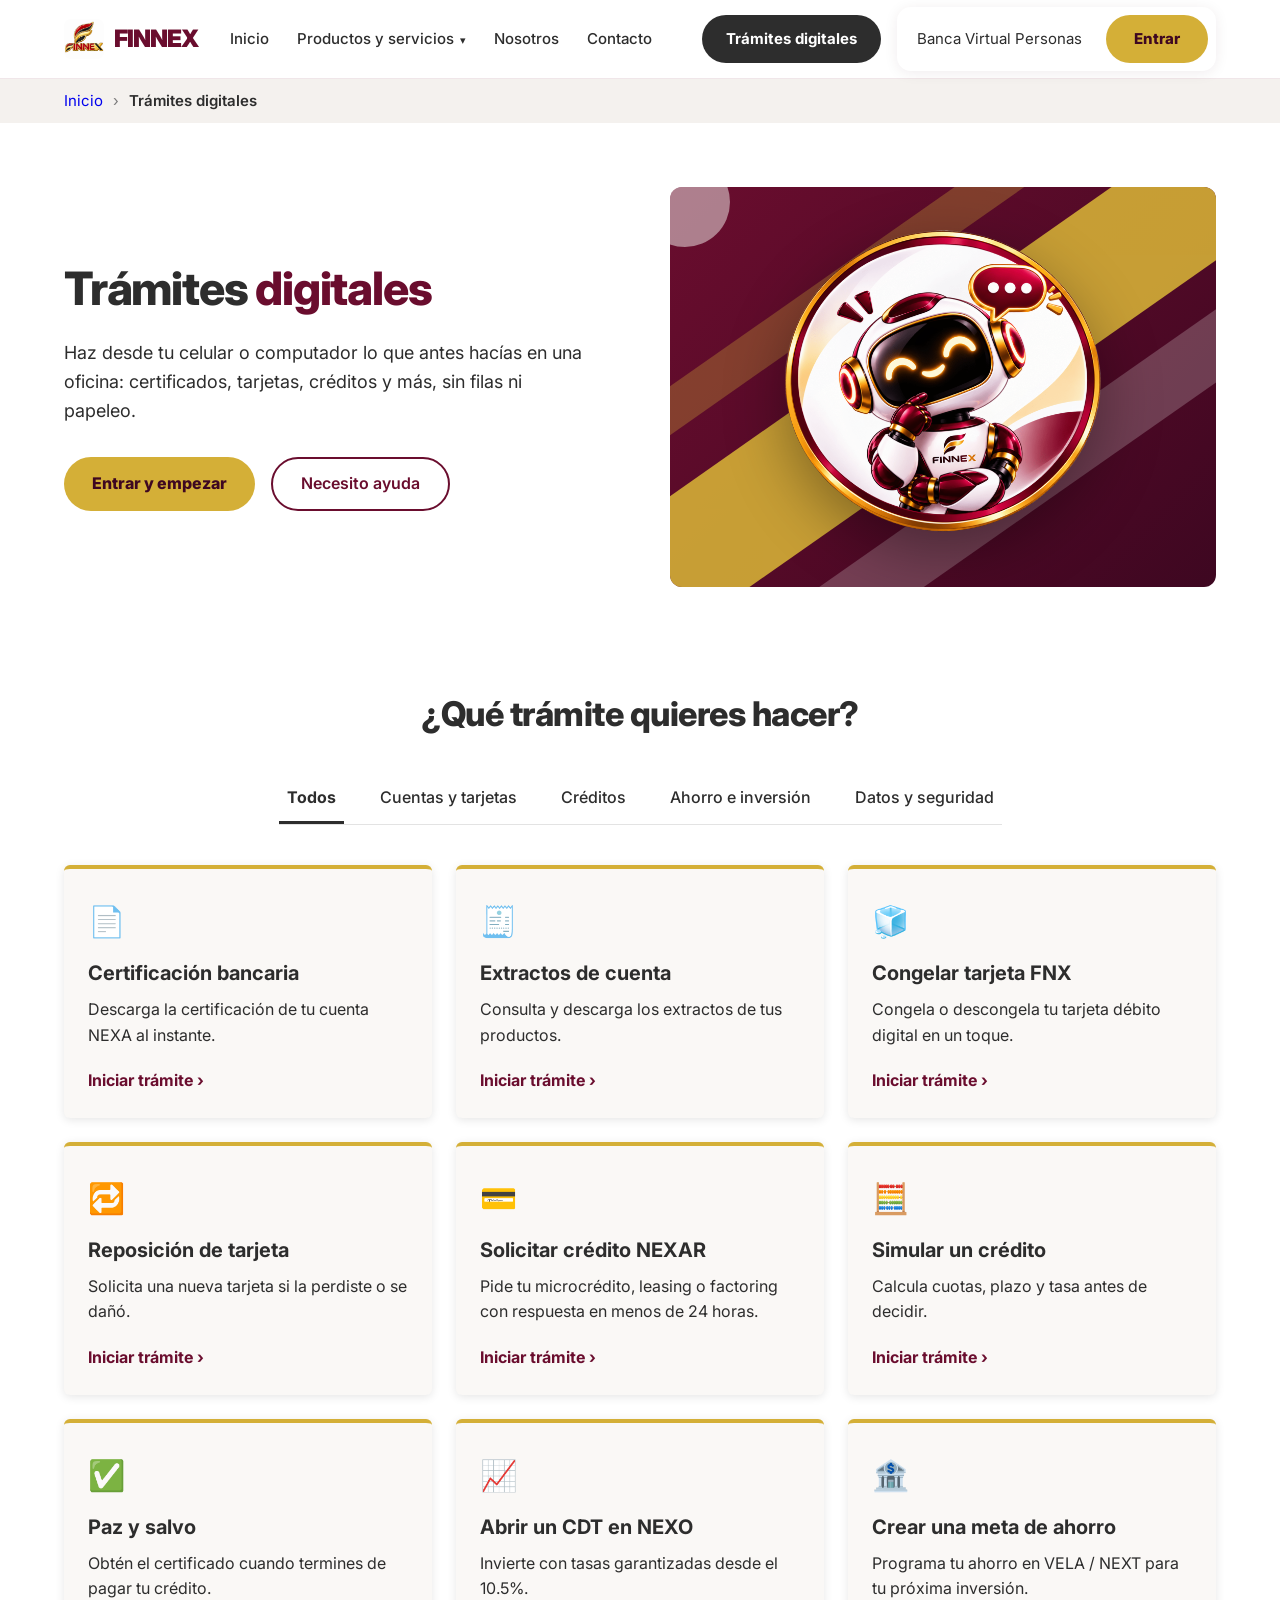
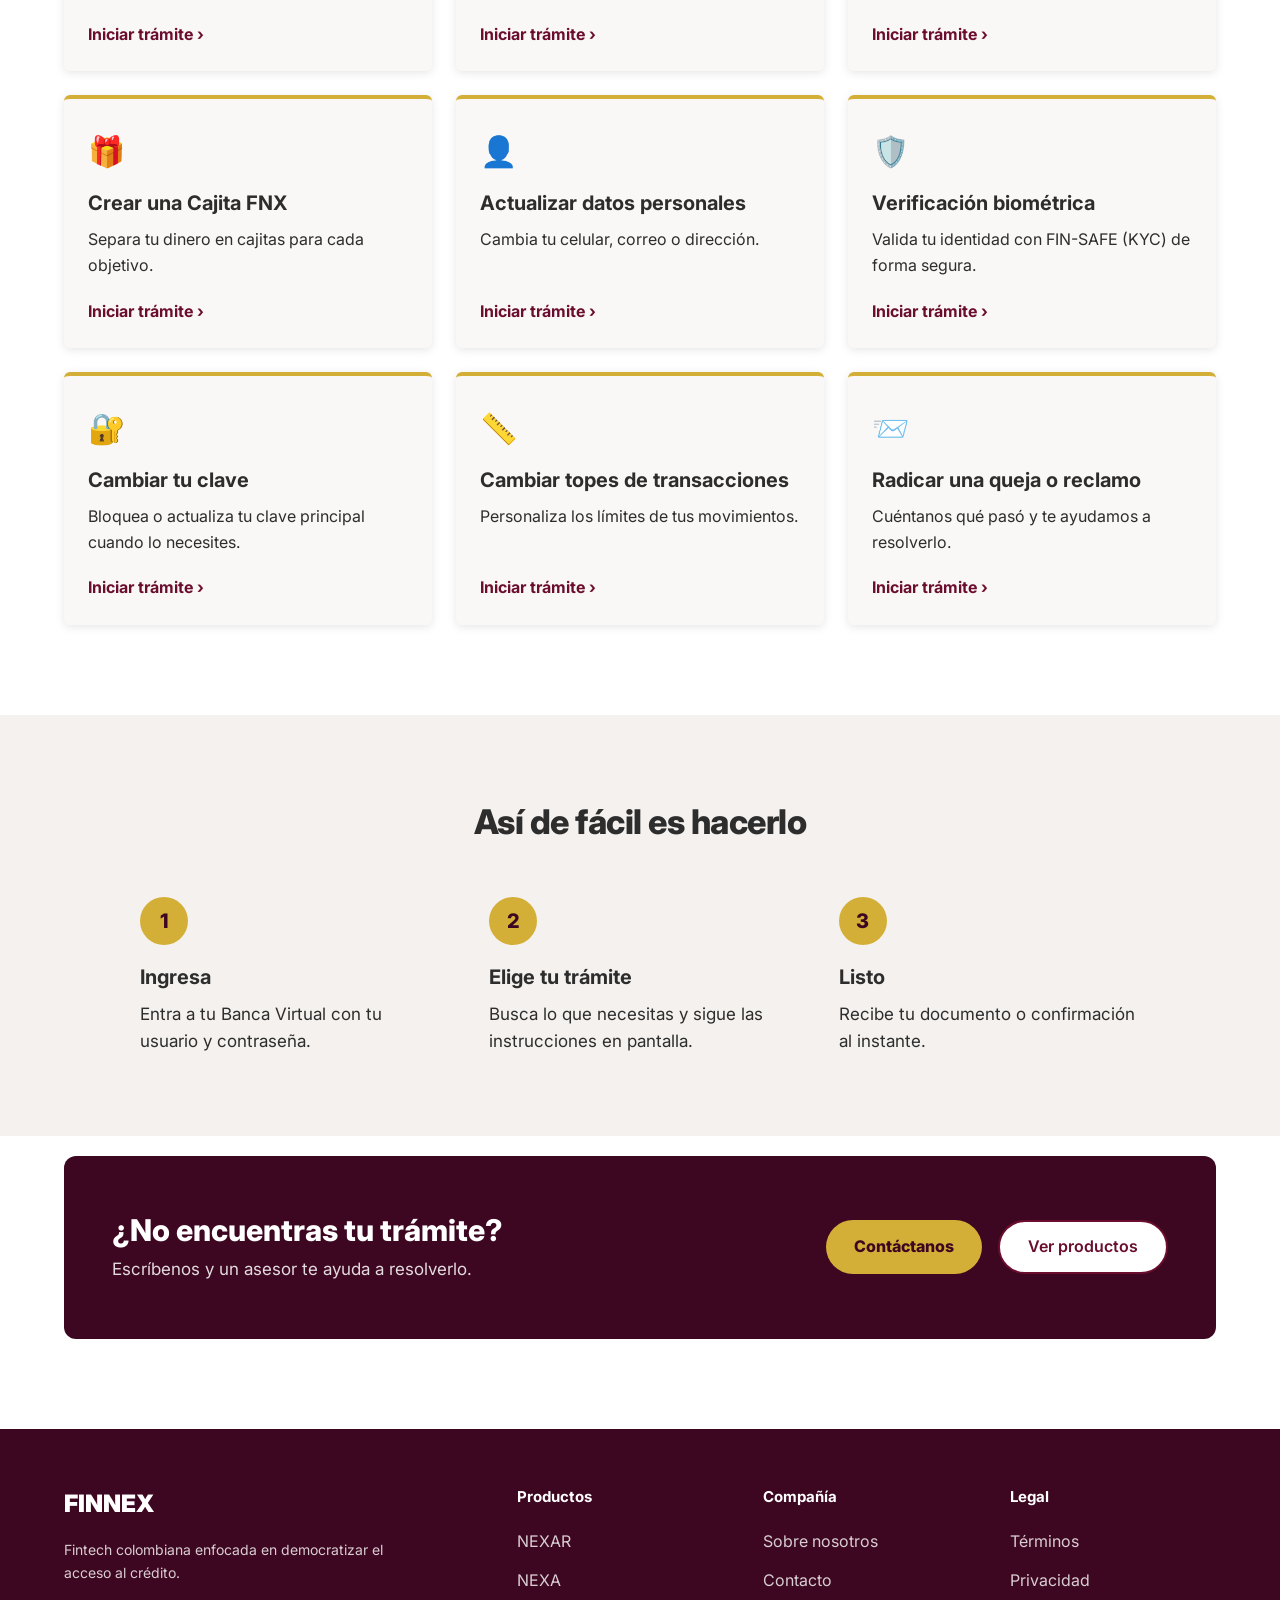
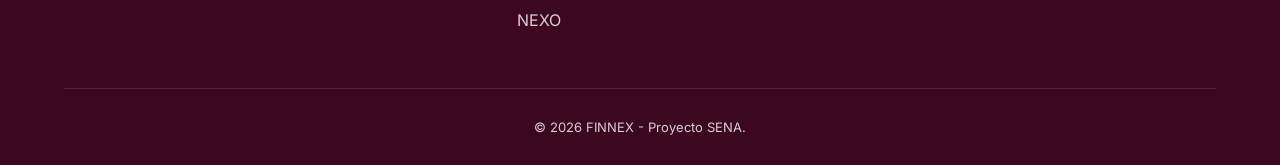
<file: tramites.html>
<!DOCTYPE html>
<html lang="es">
<head>
  <meta charset="UTF-8">
  <meta name="viewport" content="width=device-width, initial-scale=1.0">
  <title>Trámites digitales - FINNEX</title>
  <link rel="icon" type="image/png" href="logo.png">
  <link href="https://fonts.googleapis.com/css2?family=Inter:wght@300;400;500;600;700;800;900&display=swap" rel="stylesheet">
  <style>
    * { margin: 0; padding: 0; box-sizing: border-box; }
    :root {
      --wine: #6A0D2E;
      --wine-dark: #3E0721;
      --gold: #D4AF37;
      --bone: #F4F1EE;
      --text: #2D2D2D;
      --text-light: #7A7A7A;
      --white: #FFFFFF;
      --line: rgba(106, 13, 46, 0.1);
    }
    html { scroll-behavior: smooth; }
    body { font-family: 'Inter', sans-serif; background: var(--white); color: var(--text); line-height: 1.6; overflow-x: hidden; }
    .container { max-width: 1200px; margin: 0 auto; padding: 0 24px; }
    h2.title { font-size: 34px; font-weight: 800; color: var(--text); text-align: center; letter-spacing: -.5px; margin-bottom: 48px; }
    :focus-visible { outline: 2px solid var(--gold); outline-offset: 2px; }

    .btn-gold { background: var(--gold); color: var(--wine-dark); padding: 12px 28px; border-radius: 100px; font-weight: 800; text-decoration: none; display: inline-flex; align-items: center; transition: all .2s; }
    .btn-gold:hover { transform: translateY(-2px); box-shadow: 0 10px 20px rgba(212, 175, 55, .3); }
    .btn-secondary { background: var(--white); color: var(--wine); padding: 12px 28px; border-radius: 100px; font-weight: 600; text-decoration: none; border: 2px solid var(--wine); transition: all .2s; }
    .btn-secondary:hover { background: var(--bone); transform: translateY(-2px); }
    .btn-dark { background: var(--text); color: var(--white); padding: 12px 24px; border-radius: 100px; font-weight: 700; font-size: 15px; text-decoration: none; transition: background .2s; }
    .btn-dark:hover { background: var(--wine-dark); }


    /* NAVBAR */
    .navbar { background: var(--white); position: sticky; top: 0; z-index: 100; border-bottom: 1px solid var(--line); }
    .nav-inner { display: flex; align-items: center; gap: 32px; min-height: 76px; }
    .logo { display: flex; align-items: center; gap: 10px; font-size: 24px; font-weight: 900; color: var(--wine); text-decoration: none; letter-spacing: -1px; }
    .logo img { width: 40px; height: 40px; border-radius: 8px; }
    .nav-links { display: flex; gap: 28px; align-items: center; }
    .nav-links a { text-decoration: none; font-size: 15px; font-weight: 500; color: var(--text); transition: color .2s; }
    .nav-links a:hover, .nav-links a.active { color: var(--wine); font-weight: 700; }
    .nav-actions { margin-left: auto; display: flex; align-items: center; gap: 16px; }
    .nav-access { display: flex; align-items: center; gap: 24px; padding: 8px 8px 8px 20px; border-radius: 14px; box-shadow: 0 2px 14px rgba(62, 7, 33, .08); font-size: 15px; }
    .menu-btn { display: none; background: none; border: none; font: 700 16px 'Inter', sans-serif; color: var(--text); cursor: pointer; }

    /* MENÚ DESPLEGABLE */
    .has-drop { position: relative; padding: 26px 0; }
    .drop-trigger small { font-size: 11px; margin-left: 2px; }
    .dropdown { position: absolute; top: 100%; left: -16px; width: 280px; background: var(--white); border: 1px solid var(--line); border-radius: 12px; padding: 8px; box-shadow: 0 20px 40px rgba(62, 7, 33, .15); opacity: 0; visibility: hidden; transform: translateY(8px); transition: opacity .2s, transform .2s, visibility .2s; z-index: 200; }
    .has-drop:hover .dropdown, .has-drop:focus-within .dropdown { opacity: 1; visibility: visible; transform: none; }
    .nav-links .dropdown a { display: flex; align-items: center; gap: 12px; padding: 9px 12px; border-radius: 8px; font-size: 14px; font-weight: 500; }
    .nav-links .dropdown a span { width: 22px; text-align: center; font-size: 16px; }
    .nav-links .dropdown a:hover { background: var(--bone); color: var(--wine); font-weight: 500; }

    /* MIGAS */
    .crumbs { background: var(--bone); font-size: 15px; }
    .crumbs .container { padding-top: 10px; padding-bottom: 10px; display: flex; gap: 10px; align-items: center; }
    .crumbs a { text-decoration: none; }
    .crumbs a:hover { color: var(--wine); }
    .crumbs b { font-weight: 600; }
    .crumbs i { font-style: normal; color: var(--text-light); }

    /* HERO */
    .hero { padding: 64px 0 80px; }
    .hero-inner { display: grid; grid-template-columns: 1fr 1fr; gap: 60px; align-items: center; }
    .hero h1 { font-size: 46px; font-weight: 800; line-height: 1.15; letter-spacing: -1.2px; margin-bottom: 24px; }
    .hero h1 span { color: var(--wine); }
    .hero p { font-size: 18px; margin-bottom: 32px; max-width: 520px; }
    .hero-visual { position: relative; border-radius: 12px; overflow: hidden; min-height: 400px; display: flex; align-items: center; justify-content: center; background: linear-gradient(135deg, var(--wine) 0%, var(--wine-dark) 100%); }
    .hero-visual::before { content: ""; position: absolute; width: 150%; height: 120px; right: -30%; top: 28%; transform: rotate(-35deg); background: var(--gold); opacity: .9; box-shadow: 0 130px 0 -30px rgba(244, 241, 238, .25), 0 -130px 0 -40px rgba(212, 175, 55, .35); }
    .hero-visual::after { content: ""; position: absolute; width: 90px; height: 90px; border-radius: 50%; left: -30px; top: -30px; background: var(--bone); opacity: .5; }
    .hero-visual img { position: relative; z-index: 1; max-width: 70%; max-height: 320px; object-fit: contain; filter: drop-shadow(0 20px 30px rgba(0, 0, 0, .35)); }

    /* MISIÓN */
    .mission { padding: 40px 0 90px; }
    .mission-grid { display: grid; grid-template-columns: 1fr 1fr; gap: 64px; align-items: start; max-width: 1100px; margin: 0 auto; }
    .mission h2 { font-size: 34px; font-weight: 800; letter-spacing: -.5px; margin-bottom: 20px; }
    .mission p { font-size: 18px; margin-bottom: 16px; }
    .pillars { display: grid; gap: 28px; }
    .pillar { display: grid; grid-template-columns: 32px 1fr; column-gap: 12px; }
    .pillar .ico { font-size: 22px; line-height: 1.3; }
    .pillar h3 { font-size: 17px; font-weight: 700; margin-bottom: 6px; }
    .pillar p { grid-column: 2; font-size: 17px; margin: 0; }

    /* ESTADÍSTICAS */
    .stats { padding: 56px 0; background: var(--bone); }
    .stats-grid { display: grid; grid-template-columns: repeat(4, 1fr); gap: 40px; text-align: center; }
    .stat-value { font-size: 42px; font-weight: 900; color: var(--wine); margin-bottom: 4px; }
    .stat-label { color: var(--text-light); font-size: 14px; }

    /* VALORES: PANEL OSCURO + TARJETAS */
    .values { padding: 90px 0; background: var(--bone); }
    .values-wrap { position: relative; display: grid; grid-template-columns: 330px 1fr; gap: 24px; }
    .values-wrap::before { content: ""; position: absolute; left: 0; top: -36px; width: 536px; height: 300px; background: var(--wine-dark); border-radius: 6px 6px 0 0; }
    .values-intro { position: relative; z-index: 1; padding: 0 0 0 64px; color: var(--white); }
    .values-intro h2 { font-size: 30px; font-weight: 800; line-height: 1.2; }
    .values-intro p { margin-top: 12px; font-size: 16px; }
    .values-grid { position: relative; z-index: 1; display: grid; grid-template-columns: repeat(3, 1fr); gap: 24px; }
    .value-card { background: var(--white); border-radius: 6px; padding: 28px 24px; min-height: 220px; border-top: 4px solid var(--gold); box-shadow: 0 2px 12px rgba(62, 7, 33, .08); transition: transform .25s, box-shadow .25s; }
    .value-card:hover { transform: translateY(-6px); box-shadow: 0 20px 40px rgba(106, 13, 46, .12); }
    .value-icon { font-size: 32px; margin-bottom: 12px; }
    .value-card h3 { font-size: 22px; font-weight: 700; margin-bottom: 10px; }
    .value-card p { font-size: 16px; }

    /* CTA */
    .cta { padding: 90px 0; }
    .cta-box { background: var(--wine-dark); color: var(--white); border-radius: 12px; padding: 56px 48px; display: flex; justify-content: space-between; align-items: center; gap: 32px; }
    .cta-box h2 { font-size: 30px; font-weight: 800; margin-bottom: 8px; line-height: 1.2; }
    .cta-box p { opacity: .85; font-size: 17px; }
    .cta-actions { display: flex; gap: 16px; flex-wrap: wrap; }

    /* FOOTER */
    .footer { background: var(--wine-dark); color: rgba(255, 255, 255, .8); padding: 56px 0 28px; }
    .footer-grid { display: grid; grid-template-columns: 2fr 1fr 1fr 1fr; gap: 40px; margin-bottom: 40px; }
    .footer-brand { color: var(--white); font-size: 24px; font-weight: 900; margin-bottom: 16px; }
    .footer h4 { color: var(--white); font-size: 15px; margin-bottom: 20px; }
    .footer a { display: block; color: rgba(255, 255, 255, .8); text-decoration: none; margin-bottom: 14px; transition: color .2s; }
    .footer a:hover { color: var(--gold); }
    .footer-bottom { padding-top: 28px; border-top: 1px solid rgba(255, 255, 255, .1); text-align: center; font-size: 13px; }

    @media (max-width: 1024px) {
      .nav-access { padding: 0; box-shadow: none; }
      .menu-btn { display: block; }
      .has-drop { width: 100%; padding: 0; }
      .dropdown { position: static; width: 100%; opacity: 1; visibility: visible; transform: none; box-shadow: none; border: none; padding: 4px 0 0 8px; }
      .nav-links.open { display: flex; flex-direction: column; align-items: flex-start; position: absolute; top: 76px; left: 0; right: 0; background: var(--white); padding: 20px 24px; border-bottom: 1px solid var(--line); box-shadow: 0 12px 24px rgba(0, 0, 0, .08); }
      .hero-inner, .mission-grid, .values-wrap { grid-template-columns: 1fr; gap: 40px; }
      .values-wrap { gap: 24px; }
      .values-wrap::before { width: 100%; height: 200px; top: -36px; }
      .values-intro { padding: 0 24px; }
      .values-grid { grid-template-columns: 1fr 1fr; }
      .cta-box { flex-direction: column; align-items: flex-start; }
      .footer-grid { grid-template-columns: 1fr 1fr; }
    }
    @media (max-width: 640px) {
      h2.title { font-size: 26px; }
      .hero { padding: 32px 0 56px; }
      .hero h1 { font-size: 32px; }
      .hero-visual { min-height: 260px; }
      .stats-grid, .values-grid, .footer-grid { grid-template-columns: 1fr; gap: 24px; }
      .cta-box { padding: 36px 24px; }
      .nav-actions .btn-dark { display: none; }
    }
    @media (prefers-reduced-motion: reduce) { * { transition: none !important; scroll-behavior: auto !important; } }

    /* TRÁMITES */
    .tramites { padding: 20px 0 90px; }
    .tabs { display: flex; justify-content: center; gap: 28px; margin: -16px auto 40px; border-bottom: 1px solid #e3e3e3; width: fit-content; max-width: 100%; overflow-x: auto; }
    .tab { background: none; border: none; border-bottom: 3px solid transparent; padding: 14px 8px; font: 500 16px 'Inter', sans-serif; color: var(--text); cursor: pointer; white-space: nowrap; }
    .tab.active { border-bottom-color: var(--text); font-weight: 700; }
    .tr-grid { display: grid; grid-template-columns: repeat(3, 1fr); gap: 24px; }
    .tr-card { display: flex; flex-direction: column; background: #FAF8F6; border-radius: 6px; border-top: 4px solid var(--gold); padding: 28px 24px 24px; box-shadow: 0 2px 10px rgba(0, 0, 0, .1); transition: transform .25s, box-shadow .25s; }
    .tr-card:hover { transform: translateY(-6px); box-shadow: 0 20px 40px rgba(106, 13, 46, .12); }
    .tr-card.hide { display: none; }
    .tr-icon { font-size: 30px; margin-bottom: 12px; }
    .tr-card h3 { font-size: 20px; font-weight: 700; margin-bottom: 8px; }
    .tr-card p { font-size: 16px; flex: 1; margin-bottom: 20px; }
    .tr-card a { font-weight: 700; font-size: 16px; color: var(--wine); text-decoration: none; }
    .tr-card a:hover { text-decoration: underline; }
    .steps { padding: 80px 0; background: var(--bone); }
    .steps-grid { display: grid; grid-template-columns: repeat(3, 1fr); gap: 48px; max-width: 1000px; margin: 0 auto; }
    .step .num { width: 48px; height: 48px; border-radius: 50%; background: var(--gold); color: var(--wine-dark); font-weight: 800; font-size: 20px; display: flex; align-items: center; justify-content: center; margin-bottom: 16px; }
    .step h3 { font-size: 20px; font-weight: 700; margin-bottom: 8px; }
    .step p { font-size: 17px; }
    @media (max-width: 1024px) { .tr-grid { grid-template-columns: 1fr 1fr; } }
    @media (max-width: 640px) { .tr-grid, .steps-grid { grid-template-columns: 1fr; } .tabs { gap: 14px; } }
  </style>
</head>
<body>

  <header class="navbar">
    <div class="container nav-inner">
      <a href="index.html" class="logo"><img src="logo.png" alt="FINNEX"> FINNEX</a>
      <nav class="nav-links" id="navLinks">
        <a href="index.html">Inicio</a>
        <div class="has-drop">
          <a href="productos.html" class="drop-trigger">Productos y servicios <small>▾</small></a>
          <div class="dropdown">
          <a href="login.html"><span>🏠</span>Dashboard</a>
          <a href="productos.html"><span>💸</span>NEXA (Pagos)</a>
          <a href="productos.html"><span>💳</span>Tarjeta FNX</a>
          <a href="productos.html"><span>📈</span>NEXO (Inversiones)</a>
          <a href="productos.html"><span>🎁</span>Cajitas FNX</a>
          <a href="productos.html"><span>🏢</span>VELA / NEXT</a>
          <a href="productos.html"><span>🛡️</span>FIN-SAFE</a>
          <a href="productos.html"><span>💼</span>FIN-BIZ</a>
          <a href="productos.html"><span>📊</span>FIN-360</a>
          <a href="productos.html"><span>♻️</span>FINNEX Activos</a>
          <a href="productos.html"><span>💳</span>FAMILIA NEXAR</a>
          <a href="productos.html"><span>🧮</span>Simulador</a>
          </div>
        </div>
        <a href="nosotros.html">Nosotros</a>
        <a href="contacto.html">Contacto</a>
      </nav>
      <div class="nav-actions">
        <a href="tramites.html" class="btn-dark">Trámites digitales</a>
        <div class="nav-access"><span>Banca Virtual Personas</span><a href="login.html" class="btn-gold">Entrar</a></div>
        <button class="menu-btn" id="menuBtn" aria-label="Abrir menú">Menú ⋮</button>
      </div>
    </div>
  </header>

  <div class="crumbs">
    <div class="container"><a href="index.html">Inicio</a><i>›</i><b>Trámites digitales</b></div>
  </div>

  <section class="hero">
    <div class="container hero-inner">
      <div>
        <h1>Trámites <span>digitales</span></h1>
        <p>Haz desde tu celular o computador lo que antes hacías en una oficina: certificados, tarjetas, créditos y más, sin filas ni papeleo.</p>
        <div style="display:flex;gap:16px;flex-wrap:wrap;">
          <a href="login.html" class="btn-gold">Entrar y empezar</a>
          <a href="contacto.html" class="btn-secondary">Necesito ayuda</a>
        </div>
      </div>
      <div class="hero-visual"><img src="robot.png" alt="Robot FINNEX"></div>
    </div>
  </section>

  <section class="tramites">
    <div class="container">
      <h2 class="title">¿Qué trámite quieres hacer?</h2>
      <div class="tabs" role="tablist">
        <button class="tab active" data-f="all">Todos</button>
        <button class="tab" data-f="cta">Cuentas y tarjetas</button>
        <button class="tab" data-f="cre">Créditos</button>
        <button class="tab" data-f="inv">Ahorro e inversión</button>
        <button class="tab" data-f="seg">Datos y seguridad</button>
      </div>
      <div class="tr-grid" id="trGrid">
        <article class="tr-card" data-c="cta"><div class="tr-icon">📄</div><h3>Certificación bancaria</h3><p>Descarga la certificación de tu cuenta NEXA al instante.</p><a href="login.html">Iniciar trámite ›</a></article>
        <article class="tr-card" data-c="cta"><div class="tr-icon">🧾</div><h3>Extractos de cuenta</h3><p>Consulta y descarga los extractos de tus productos.</p><a href="login.html">Iniciar trámite ›</a></article>
        <article class="tr-card" data-c="cta"><div class="tr-icon">🧊</div><h3>Congelar tarjeta FNX</h3><p>Congela o descongela tu tarjeta débito digital en un toque.</p><a href="login.html">Iniciar trámite ›</a></article>
        <article class="tr-card" data-c="cta"><div class="tr-icon">🔁</div><h3>Reposición de tarjeta</h3><p>Solicita una nueva tarjeta si la perdiste o se dañó.</p><a href="login.html">Iniciar trámite ›</a></article>
        <article class="tr-card" data-c="cre"><div class="tr-icon">💳</div><h3>Solicitar crédito NEXAR</h3><p>Pide tu microcrédito, leasing o factoring con respuesta en menos de 24 horas.</p><a href="login.html">Iniciar trámite ›</a></article>
        <article class="tr-card" data-c="cre"><div class="tr-icon">🧮</div><h3>Simular un crédito</h3><p>Calcula cuotas, plazo y tasa antes de decidir.</p><a href="login.html">Iniciar trámite ›</a></article>
        <article class="tr-card" data-c="cre"><div class="tr-icon">✅</div><h3>Paz y salvo</h3><p>Obtén el certificado cuando termines de pagar tu crédito.</p><a href="login.html">Iniciar trámite ›</a></article>
        <article class="tr-card" data-c="inv"><div class="tr-icon">📈</div><h3>Abrir un CDT en NEXO</h3><p>Invierte con tasas garantizadas desde el 10.5%.</p><a href="login.html">Iniciar trámite ›</a></article>
        <article class="tr-card" data-c="inv"><div class="tr-icon">🏦</div><h3>Crear una meta de ahorro</h3><p>Programa tu ahorro en VELA / NEXT para tu próxima inversión.</p><a href="login.html">Iniciar trámite ›</a></article>
        <article class="tr-card" data-c="inv"><div class="tr-icon">🎁</div><h3>Crear una Cajita FNX</h3><p>Separa tu dinero en cajitas para cada objetivo.</p><a href="login.html">Iniciar trámite ›</a></article>
        <article class="tr-card" data-c="seg"><div class="tr-icon">👤</div><h3>Actualizar datos personales</h3><p>Cambia tu celular, correo o dirección.</p><a href="login.html">Iniciar trámite ›</a></article>
        <article class="tr-card" data-c="seg"><div class="tr-icon">🛡️</div><h3>Verificación biométrica</h3><p>Valida tu identidad con FIN-SAFE (KYC) de forma segura.</p><a href="login.html">Iniciar trámite ›</a></article>
        <article class="tr-card" data-c="seg"><div class="tr-icon">🔐</div><h3>Cambiar tu clave</h3><p>Bloquea o actualiza tu clave principal cuando lo necesites.</p><a href="login.html">Iniciar trámite ›</a></article>
        <article class="tr-card" data-c="seg"><div class="tr-icon">📏</div><h3>Cambiar topes de transacciones</h3><p>Personaliza los límites de tus movimientos.</p><a href="login.html">Iniciar trámite ›</a></article>
        <article class="tr-card" data-c="seg"><div class="tr-icon">📨</div><h3>Radicar una queja o reclamo</h3><p>Cuéntanos qué pasó y te ayudamos a resolverlo.</p><a href="login.html">Iniciar trámite ›</a></article>
      </div>
    </div>
  </section>

  <section class="steps">
    <div class="container">
      <h2 class="title">Así de fácil es hacerlo</h2>
      <div class="steps-grid">
        <div class="step"><span class="num">1</span><h3>Ingresa</h3><p>Entra a tu Banca Virtual con tu usuario y contraseña.</p></div>
        <div class="step"><span class="num">2</span><h3>Elige tu trámite</h3><p>Busca lo que necesitas y sigue las instrucciones en pantalla.</p></div>
        <div class="step"><span class="num">3</span><h3>Listo</h3><p>Recibe tu documento o confirmación al instante.</p></div>
      </div>
    </div>
  </section>

  <section class="cta" style="padding-top:20px;">
    <div class="container">
      <div class="cta-box">
        <div>
          <h2>¿No encuentras tu trámite?</h2>
          <p>Escríbenos y un asesor te ayuda a resolverlo.</p>
        </div>
        <div class="cta-actions">
          <a href="contacto.html" class="btn-gold">Contáctanos</a>
          <a href="productos.html" class="btn-secondary">Ver productos</a>
        </div>
      </div>
    </div>
  </section>

  <footer class="footer">
    <div class="container">
      <div class="footer-grid">
        <div>
          <div class="footer-brand">FINNEX</div>
          <p style="font-size: 14px; max-width: 340px;">Fintech colombiana enfocada en democratizar el acceso al crédito.</p>
        </div>
        <div><h4>Productos</h4><a href="productos.html">NEXAR</a><a href="productos.html">NEXA</a><a href="productos.html">NEXO</a></div>
        <div><h4>Compañía</h4><a href="nosotros.html">Sobre nosotros</a><a href="contacto.html">Contacto</a></div>
        <div><h4>Legal</h4><a href="terminos.html">Términos</a><a href="privacidad.html">Privacidad</a></div>
      </div>
      <div class="footer-bottom">&copy; 2026 FINNEX - Proyecto SENA.</div>
    </div>
  </footer>

  <script>
    var nav = document.getElementById('navLinks');
    document.getElementById('menuBtn').onclick = function () { nav.classList.toggle('open'); };
    var tabs = document.querySelectorAll('.tab'), cards = document.querySelectorAll('.tr-card');
    tabs.forEach(function (t) {
      t.onclick = function () {
        tabs.forEach(function (x) { x.classList.remove('active'); });
        t.classList.add('active');
        cards.forEach(function (c) { c.classList.toggle('hide', t.dataset.f !== 'all' && c.dataset.c !== t.dataset.f); });
      };
    });
  </script>
</body>
</html>
</file>
<file: styles.css>
/* ============================================================
   FINNEX — Hoja de estilos v7 · Banca digital (vino y dorado)
   Unifica: styles.css v6 + el <style> que estaba dentro de app.html
   Tema claro = :root · Tema oscuro (look de la imagen) = body.dark-mode
   ============================================================ */

*, *::before, *::after { margin: 0; padding: 0; box-sizing: border-box; }

/* ============================================================
   VARIABLES
   ============================================================ */

:root {
  /* Marca */
  --wine: #6A0D2E;
  --wine-600: #7F1538;
  --wine-700: #5C0A27;
  --wine-900: #3E0721;
  --gold: #9B9B34;
  --gold-300: #C9C77A;
  --gold-grad: linear-gradient(135deg, #E8D3A0 0%, #C9A45C 50%, #A9843E 100%);
  --on-gold: #2A050F;

  /* Superficies (modo claro) */
  --bg: #F5F3F1;
  --surface: #FFFFFF;
  --surface-2: #FAF8F6;
  --surface-3: #F1EDEA;
  --border: #E7E1DC;
  --border-strong: #D9D1CB;

  /* Estructura y "vidrio" (en claro son sólidos; en oscuro son translúcidos) */
  --bg-app-img: none;
  --sidebar-bg: #FFFFFF;
  --topbar-bg: rgba(255, 255, 255, .85);
  --glass: #FFFFFF;
  --glass-border: #E7E1DC;
  --glass-blur: none;
  --hero-bg: linear-gradient(100deg, #3E0721 0%, #6A0D2E 100%);

  /* Texto */
  --text: #1F1B1D;
  --text-2: #5E565A;
  --text-3: #8C8387;

  /* Estados */
  --success: #0F9D6E;
  --success-soft: #E7F7F1;
  --danger: #D1344A;
  --danger-soft: #FCEBEE;
  --warning: #B7791F;
  --warning-soft: #FDF4E3;
  --info: #2563EB;

  /* Forma y sombra */
  --radius-sm: 8px;
  --radius: 14px;
  --radius-lg: 20px;
  --shadow-sm: 0 1px 2px rgba(31, 27, 29, 0.04);
  --shadow: 0 1px 3px rgba(31, 27, 29, 0.06), 0 8px 24px rgba(31, 27, 29, 0.05);
  --shadow-lg: 0 20px 48px rgba(62, 7, 33, 0.18);

  --sidebar-w: 264px;
  --topbar-h: 72px;
  --ease: cubic-bezier(.2, .7, .2, 1);
}

/* Alias que usa app.js (se redefinen también en modo oscuro, más abajo) */
:root {
  --primary: var(--wine);
  --dark: var(--text);
  --bg-card: var(--surface);
  --bg-soft: var(--surface-3);
  --bone: var(--bg);
  --green: var(--success);
  --red: var(--danger);
  --text-light: var(--text-2);
}

html { scroll-behavior: smooth; -webkit-text-size-adjust: 100%; }
body {
  font-family: 'Inter', system-ui, -apple-system, 'Segoe UI', sans-serif;
  font-size: 15px;
  color: var(--text);
  background-color: var(--bg);
  background-image: var(--bg-app-img);
  background-attachment: fixed;
  line-height: 1.55;
  -webkit-font-smoothing: antialiased;
  overflow-x: hidden;
}
body.app-body { display: block; min-height: 100vh; }
body.no-scroll { overflow: hidden; }
button { font-family: inherit; }
img { max-width: 100%; }

.sr-only {
  position: absolute; width: 1px; height: 1px; overflow: hidden;
  clip: rect(0 0 0 0); white-space: nowrap;
}

/* ============================================================
   SIDEBAR
   ============================================================ */

.app-sidebar {
  position: fixed; inset: 0 auto 0 0;
  width: var(--sidebar-w);
  background: var(--sidebar-bg);
  border-right: 1px solid var(--border);
  display: flex; flex-direction: column;
  z-index: 1100;
  transition: transform .3s var(--ease);
}

.sidebar-header {
  padding: 28px 20px 16px;
  display: flex; flex-direction: column; align-items: center;
  gap: 8px; text-align: center;
}
.sidebar-header img { width: 56px; height: 56px; border-radius: 14px; object-fit: cover; }
.logo-text {
  font-size: 22px; font-weight: 800; letter-spacing: .5px;
  color: var(--wine); text-decoration: none;
}
.logo-tagline { font-size: 11px; color: var(--text-3); letter-spacing: .3px; }

.sidebar-menu {
  flex: 1; overflow-y: auto;
  padding: 10px 14px 20px;
}

.sidebar-group-title {
  font-size: 11px; font-weight: 700; letter-spacing: .08em;
  text-transform: uppercase; color: var(--text-3);
  padding: 16px 12px 6px;
}
.sidebar-divider { height: 1px; background: var(--border); margin: 14px 8px; }

.sidebar-link {
  display: flex; align-items: center; gap: 12px;
  width: 100%;
  padding: 10px 14px;
  margin-bottom: 2px;
  border: none; background: transparent;
  border-radius: 12px;
  font: inherit; font-size: 14px; font-weight: 500;
  color: var(--text-2);
  cursor: pointer; text-align: left;
  transition: background .18s, color .18s;
}
.sidebar-link .icon {
  width: 24px; height: 22px;
  display: inline-flex; align-items: center; justify-content: center;
  font-size: 16px; flex-shrink: 0; opacity: .9;
}
.sidebar-link:hover { background: var(--surface-3); color: var(--text); }
.sidebar-link.active {
  background: rgba(106, 13, 46, .07);
  color: var(--wine);
  font-weight: 700;
  box-shadow: inset 3px 0 0 var(--gold);
}
.sidebar-link.logout-btn { color: var(--danger); }
.sidebar-link.logout-btn:hover { background: var(--danger-soft); color: var(--danger); }

/* Grupos desplegables (Productos, Solicitudes, Trámites) */
.sidebar-group { margin-bottom: 4px; }
.sidebar-group-toggle {
  display: flex; align-items: center; gap: 12px;
  width: 100%; padding: 10px 14px;
  border: none; border-radius: 12px; background: transparent;
  color: var(--text); font: inherit; font-size: 14px; font-weight: 600;
  text-align: left; cursor: pointer;
  transition: background .15s, color .15s;
}
.sidebar-group-toggle:hover { background: var(--surface-3); }
.sidebar-group-toggle .icon {
  width: 24px; display: inline-flex; justify-content: center; font-size: 16px;
}
.sidebar-group-toggle .chev {
  margin-left: auto; font-size: 10px; color: var(--text-3);
  transition: transform .25s ease;
}
.sidebar-group.open > .sidebar-group-toggle { color: var(--wine); }
.sidebar-group.open > .sidebar-group-toggle .chev { transform: rotate(180deg); }

.sidebar-submenu {
  max-height: 0; overflow: hidden;
  transition: max-height .3s ease;
  padding-left: 14px;
}
.sidebar-group.open > .sidebar-submenu { max-height: 1200px; }
.sidebar-submenu .sidebar-link { font-size: 13.5px; padding: 9px 14px; }

.sidebar-overlay {
  position: fixed; inset: 0;
  background: rgba(0, 0, 0, .45);
  opacity: 0; pointer-events: none;
  transition: opacity .25s;
  z-index: 1050;
}
.sidebar-overlay.show { opacity: 1; pointer-events: auto; }

/* ============================================================
   CONTENIDO PRINCIPAL Y TOPBAR
   ============================================================ */

.app-main {
  margin-left: var(--sidebar-w);
  min-height: 100vh;
  display: flex; flex-direction: column;
  min-width: 0;
}

.app-topbar-new {
  height: var(--topbar-h);
  background: var(--topbar-bg);
  backdrop-filter: saturate(160%) blur(12px);
  border-bottom: 1px solid var(--border);
  display: flex; align-items: center; justify-content: space-between;
  gap: 16px;
  padding: 0 32px;
  position: sticky; top: 0; z-index: 100;
}
.topbar-left { display: flex; align-items: center; gap: 14px; flex: 1; min-width: 0; }

/* El título sigue en el DOM (app.js lo actualiza) pero solo se ve en tablet/móvil */
.topbar-title {
  position: absolute; width: 1px; height: 1px; overflow: hidden;
  clip: rect(0 0 0 0); white-space: nowrap;
  font-size: 20px; font-weight: 700; color: var(--text); letter-spacing: -.3px;
}

.mobile-menu-btn {
  display: none;
  width: 40px; height: 40px; flex-shrink: 0;
  border: 1px solid var(--border); background: var(--glass);
  border-radius: 10px; font-size: 18px; cursor: pointer; color: var(--text);
  align-items: center; justify-content: center;
}

.search-bar {
  display: flex; align-items: center; gap: 10px;
  flex: 1; max-width: 440px; height: 44px; padding: 0 18px;
  background: var(--glass);
  border: 1px solid var(--glass-border);
  border-radius: 999px;
  transition: border-color .2s, box-shadow .2s;
}
.search-bar:focus-within {
  border-color: var(--wine);
  box-shadow: 0 0 0 4px rgba(106, 13, 46, .08);
}
.search-bar span { color: var(--text-3); font-size: 14px; }
.search-bar input {
  flex: 1; min-width: 0; border: none; background: transparent; outline: none;
  font: inherit; font-size: 14px; color: var(--text);
}
.search-bar input::placeholder { color: var(--text-3); }

.topbar-right { display: flex; align-items: center; gap: 10px; flex-shrink: 0; }

.theme-toggle-btn, .notification-btn {
  position: relative;
  width: 40px; height: 40px; padding: 0; flex-shrink: 0;
  display: inline-flex; align-items: center; justify-content: center;
  border: 1px solid var(--glass-border);
  border-radius: 50%;
  background: var(--glass);
  color: var(--text-2);
  font-size: 16px; line-height: 1;
  cursor: pointer;
  transition: background .18s, border-color .18s, transform .15s;
}
.theme-toggle-btn:hover, .notification-btn:hover { background: var(--surface-3); border-color: var(--border-strong); }
.theme-toggle-btn:active, .notification-btn:active { transform: scale(.96); }
.theme-toggle-btn:focus-visible, .notification-btn:focus-visible { outline: 2px solid var(--wine); outline-offset: 2px; }
.notification-btn::after {
  content: ""; position: absolute; top: 8px; right: 9px;
  width: 7px; height: 7px; border-radius: 50%;
  background: var(--danger); border: 2px solid var(--surface);
}

.user-profile-top { display: flex; align-items: center; gap: 10px; cursor: pointer; padding-left: 8px; }
.user-name { font-size: 14px; font-weight: 600; color: var(--text); white-space: nowrap; }
.user-caret { font-size: 11px; color: var(--text-3); }
.avatar-small {
  width: 40px; height: 40px; border-radius: 50%;
  background: linear-gradient(135deg, var(--wine), var(--wine-900));
  color: #fff; font-weight: 700; font-size: 14px;
  display: flex; align-items: center; justify-content: center;
  overflow: hidden;
  box-shadow: 0 0 0 2px var(--surface), 0 0 0 3px var(--border);
}
.avatar-small img { width: 100%; height: 100%; object-fit: cover; }

.page-content {
  width: 100%; max-width: 1280px; margin: 0 auto;
  padding: 28px 32px 48px;
}

/* ============================================================
   TIPOGRAFÍA Y ENCABEZADOS DE SECCIÓN
   ============================================================ */

.section-heading {
  display: flex; align-items: center; justify-content: space-between;
  margin-bottom: 16px;
  font-size: 16px; font-weight: 700; color: var(--text);
  letter-spacing: -.2px;
}
.section-heading a {
  font-size: 13px; font-weight: 600; color: var(--wine);
  text-decoration: none; cursor: pointer;
}
.section-heading a:hover { text-decoration: underline; }

.page-intro { margin-bottom: 24px; }
.page-intro h2 { font-size: 24px; font-weight: 800; letter-spacing: -.5px; }
.page-intro p { color: var(--text-2); font-size: 14px; margin-top: 4px; }

/* ============================================================
   GRIDS
   ============================================================ */

.dash-grid-2col { display: grid; grid-template-columns: repeat(2, minmax(0, 1fr)); gap: 20px; margin-bottom: 20px; }
.dash-grid-3col { display: grid; grid-template-columns: minmax(0, 1.15fr) minmax(0, 1fr); gap: 20px; margin-bottom: 20px; }
.dash-grid-2col > .app-section,
.dash-grid-3col > .app-section { margin-bottom: 0; min-width: 0; }
.metrics-row { display: grid; grid-template-columns: repeat(4, minmax(0, 1fr)); gap: 16px; margin-bottom: 20px; }

/* Contenedores de gráficas: el alto lo fija el CSS, Chart.js llena el espacio */
.chart-box { position: relative; width: 100%; height: 260px; }
.chart-box.chart-pie { height: 260px; }

/* ============================================================
   COMPONENTES DEL DASHBOARD (banner, saldo, acciones, promo, seguridad)
   ============================================================ */

.gold { color: #E8D3A0; }
body.dark-mode .gold { color: var(--gold-300); }

.btn-gold {
  display: inline-flex; align-items: center; justify-content: center; gap: 8px;
  height: 44px; padding: 0 24px;
  border: none; border-radius: 999px;
  background: var(--gold-grad); color: var(--on-gold);
  font-size: 14px; font-weight: 700;
  cursor: pointer; text-decoration: none; white-space: nowrap;
  box-shadow: 0 6px 16px rgba(169, 132, 62, .3);
  transition: transform .15s, box-shadow .18s, filter .18s;
}
.btn-gold:hover { transform: translateY(-1px); filter: brightness(1.06); box-shadow: 0 10px 22px rgba(169, 132, 62, .38); }

.btn-outline {
  display: inline-flex; align-items: center; justify-content: center; gap: 8px;
  height: 44px; padding: 0 24px;
  border: 1px solid var(--gold); border-radius: 999px;
  background: transparent; color: var(--text);
  font-size: 14px; font-weight: 600;
  cursor: pointer; white-space: nowrap;
  transition: background .18s;
}
.btn-outline:hover { background: rgba(209, 180, 116, .12); }

/* Banner de bienvenida */
.hero-banner {
  position: relative; overflow: hidden; isolation: isolate;
  display: flex; align-items: center; justify-content: space-between; gap: 24px;
  min-height: 170px; padding: 28px 36px; margin-bottom: 20px;
  border-radius: var(--radius-lg);
  background: var(--hero-bg);
  border: 1px solid var(--glass-border);
  color: #fff;
}
.hero-banner h2 { font-size: clamp(22px, 2.6vw, 30px); font-weight: 800; letter-spacing: -.5px; margin-bottom: 6px; }
.hero-banner p { font-size: 15px; opacity: .85; margin-bottom: 18px; max-width: 460px; }
.hero-text { position: relative; z-index: 1; }
.hero-img {
  position: absolute; z-index: -1; right: 0; top: 0;
  width: 55%; height: 100%; object-fit: cover;
  -webkit-mask-image: linear-gradient(90deg, transparent 0%, #000 45%);
          mask-image: linear-gradient(90deg, transparent 0%, #000 45%);
}

/* Saldo total */
.balance-row { display: flex; align-items: flex-end; justify-content: space-between; gap: 16px; }
.balance-amount {
  display: flex; align-items: baseline; gap: 8px;
  font-size: clamp(30px, 3.4vw, 44px); font-weight: 800; letter-spacing: -1px;
  font-variant-numeric: tabular-nums;
}
.balance-amount small { font-size: 18px; font-weight: 500; color: var(--text-3); letter-spacing: 0; }
.balance-delta { margin-top: 6px; font-size: 15px; color: var(--text-2); }
.balance-delta b { color: var(--text); }
.balance-chart { flex: 1; min-width: 0; max-width: 260px; height: 90px; position: relative; }

/* Acciones rápidas */
.quick-grid { display: grid; grid-template-columns: repeat(4, minmax(0, 1fr)); gap: 12px; }
.quick-tile {
  display: flex; flex-direction: column; align-items: center; justify-content: center; gap: 10px;
  padding: 18px 8px; min-height: 104px;
  border: 1px solid var(--glass-border); border-radius: 16px;
  background: var(--surface-2); color: var(--text);
  font-size: 26px; line-height: 1; cursor: pointer;
  transition: background .18s, transform .15s, border-color .18s;
}
.quick-tile span { font-size: 13px; line-height: 1.25; text-align: center; color: var(--text-2); }
.quick-tile:hover { background: rgba(209, 180, 116, .12); border-color: var(--gold); transform: translateY(-2px); }

/* Tarjeta "Te recomendamos" */
.promo-card { position: relative; overflow: hidden; min-height: 220px; }
.promo-card h3 { font-size: 24px; font-weight: 800; line-height: 1.15; letter-spacing: -.4px; margin: 8px 0 10px; max-width: 60%; }
.promo-card p { font-size: 14px; color: var(--text-2); max-width: 58%; margin-bottom: 16px; }
.promo-img {
  position: absolute; right: 12px; bottom: 0;
  max-width: 42%; max-height: 88%; object-fit: contain;
  filter: drop-shadow(0 10px 20px rgba(0, 0, 0, .35));
}

/* Barra de seguridad */
.security-bar {
  display: flex; align-items: center; justify-content: space-between; gap: 20px;
  padding: 18px 24px; margin-top: 20px;
  background: var(--glass); backdrop-filter: var(--glass-blur);
  border: 1px solid var(--glass-border); border-radius: var(--radius-lg);
}
.security-bar-text { display: flex; align-items: center; gap: 14px; font-size: 13px; color: var(--text-2); min-width: 0; }
.security-bar-text b { display: block; color: var(--text); font-size: 15px; margin-bottom: 2px; }
.security-bar-icon { font-size: 30px; flex-shrink: 0; }
.security-bar-status { display: flex; align-items: center; gap: 8px; font-size: 14px; color: var(--text); }

/* ============================================================
   TARJETA BANCARIA (hero)
   ============================================================ */

.credit-card-horizontal {
  position: relative; overflow: hidden;
  height: 210px;
  border-radius: var(--radius-lg);
  padding: 24px 26px;
  color: #fff;
  display: flex; flex-direction: column; justify-content: space-between;
  box-shadow: var(--shadow-lg);
  isolation: isolate;
}
.credit-card-horizontal::before {
  content: ""; position: absolute; z-index: -1;
  width: 320px; height: 320px; right: -110px; top: -140px;
  border-radius: 50%;
  background: radial-gradient(circle, rgba(201, 199, 122, .35), transparent 65%);
}
.credit-card-horizontal::after {
  content: ""; position: absolute; z-index: -1;
  width: 240px; height: 240px; left: -90px; bottom: -120px;
  border-radius: 50%;
  background: radial-gradient(circle, rgba(255, 255, 255, .08), transparent 70%);
}
.credit-card-horizontal.blue { background: linear-gradient(135deg, var(--wine) 0%, var(--wine-900) 100%); }
.credit-card-horizontal.white {
  background: var(--surface); color: var(--text);
  border: 1px solid var(--border); box-shadow: var(--shadow);
}
.credit-card-horizontal.white::before { background: radial-gradient(circle, rgba(155, 155, 52, .12), transparent 65%); }
.credit-card-horizontal.white::after { background: radial-gradient(circle, rgba(106, 13, 46, .05), transparent 70%); }

.cc-top { display: flex; justify-content: space-between; align-items: flex-start; }
.cc-balance-label { font-size: 12px; font-weight: 500; opacity: .75; letter-spacing: .3px; }
.cc-balance { font-size: 30px; font-weight: 800; letter-spacing: -.6px; font-variant-numeric: tabular-nums; margin-top: 2px; }
.cc-chip {
  width: 42px; height: 30px; border-radius: 6px;
  background: linear-gradient(135deg, #E6E2A0, var(--gold));
  box-shadow: inset 0 0 0 1px rgba(0,0,0,.08);
}
.cc-middle { display: flex; justify-content: space-between; gap: 16px; }
.cc-label { font-size: 10px; font-weight: 600; text-transform: uppercase; letter-spacing: 1.2px; opacity: .6; margin-bottom: 3px; }
.cc-value { font-size: 14px; font-weight: 600; }
.cc-bottom { display: flex; justify-content: space-between; align-items: flex-end; }
.cc-number { font-size: 17px; font-weight: 500; letter-spacing: 3px; font-family: ui-monospace, 'SF Mono', Menlo, monospace; opacity: .9; }
.cc-logo { font-size: 15px; font-weight: 800; letter-spacing: .5px; color: var(--gold-300); }
.credit-card-horizontal.white .cc-logo { color: var(--wine); }
.credit-card-horizontal.white .cc-chip { background: linear-gradient(135deg, #E6E2A0, var(--gold)); }

/* ============================================================
   WIDGETS / MÉTRICAS
   ============================================================ */

.widget-metric {
  background: var(--glass); backdrop-filter: var(--glass-blur);
  border: 1px solid var(--glass-border);
  border-radius: var(--radius);
  padding: 20px;
  display: flex; align-items: center; gap: 14px;
  box-shadow: var(--shadow-sm);
  transition: transform .2s var(--ease), box-shadow .2s;
}
.widget-metric:hover { transform: translateY(-2px); box-shadow: var(--shadow); }

.widget-icon {
  width: 44px; height: 44px; border-radius: 12px;
  display: flex; align-items: center; justify-content: center;
  font-size: 20px; flex-shrink: 0;
}
.widget-icon.blue   { background: rgba(106, 13, 46, .08); color: var(--wine); }
.widget-icon.green  { background: var(--success-soft); color: var(--success); }
.widget-icon.red    { background: var(--danger-soft); color: var(--danger); }
.widget-icon.yellow { background: rgba(155, 155, 52, .14); color: var(--gold); }

.widget-info .label { font-size: 13px; color: var(--text-2); font-weight: 500; }
.widget-info .value {
  font-size: 22px; font-weight: 800; color: var(--text);
  letter-spacing: -.4px; font-variant-numeric: tabular-nums; margin-top: 2px;
}

/* ============================================================
   MOVIMIENTOS
   ============================================================ */

.transaction-list {
  background: var(--glass); backdrop-filter: var(--glass-blur);
  border: 1px solid var(--glass-border);
  border-radius: var(--radius);
  overflow: hidden;
  box-shadow: var(--shadow-sm);
}
/* Dentro de una tarjeta ya hay borde: la lista queda transparente */
.app-section .transaction-list {
  background: transparent; border: none; box-shadow: none;
  backdrop-filter: none; border-radius: 0;
}
.app-section .transaction-item { padding-left: 0; padding-right: 0; }

.transaction-item {
  display: flex; align-items: center; justify-content: space-between;
  padding: 14px 18px;
  border-bottom: 1px solid var(--border);
  transition: background .15s;
}
.transaction-item:last-child { border-bottom: none; }
.transaction-item:hover { background: var(--surface-2); }
.app-section .transaction-item:hover { background: transparent; }

.t-icon {
  width: 44px; height: 44px; border-radius: 50%;
  display: flex; align-items: center; justify-content: center;
  font-size: 16px; margin-right: 14px; flex-shrink: 0;
}
.t-icon.in  { background: var(--success-soft); color: var(--success); }
.t-icon.out { background: var(--danger-soft); color: var(--danger); }
.t-title { font-size: 14px; font-weight: 600; color: var(--text); }
.t-date  { font-size: 12px; color: var(--text-3); margin-top: 1px; }
.t-amount { font-size: 14px; font-weight: 700; font-variant-numeric: tabular-nums; text-align: right; }
.t-amount.in  { color: var(--success); }
.t-amount.out { color: var(--danger); }
.text-green { color: var(--success); }
.text-red { color: var(--danger); }

/* ============================================================
   SECCIONES, CARDS Y FORMULARIOS
   ============================================================ */

.app-section {
  background: var(--glass); backdrop-filter: var(--glass-blur);
  border: 1px solid var(--glass-border);
  border-radius: var(--radius-lg);
  padding: 24px;
  margin-bottom: 20px;
  box-shadow: var(--shadow-sm);
}
.app-section-title { font-size: 16px; font-weight: 700; color: var(--text); margin-bottom: 4px; letter-spacing: -.2px; }
.app-section-sub { font-size: 13px; color: var(--text-2); margin-bottom: 18px; }

.app-form-label { display: block; font-size: 13px; font-weight: 600; color: var(--text); margin-bottom: 6px; }
.app-form-input,
.app-form-select {
  width: 100%; height: 44px; padding: 0 14px;
  border: 1px solid var(--border-strong);
  border-radius: var(--radius-sm);
  font-size: 14px; background: var(--surface); color: var(--text);
  transition: border-color .18s, box-shadow .18s;
}
.app-form-select {
  appearance: none;
  background-image: linear-gradient(45deg, transparent 50%, var(--text-2) 50%), linear-gradient(135deg, var(--text-2) 50%, transparent 50%);
  background-position: calc(100% - 18px) 55%, calc(100% - 13px) 55%;
  background-size: 5px 5px; background-repeat: no-repeat;
  padding-right: 36px;
}
.app-form-input::placeholder { color: var(--text-3); }
.app-form-input:hover, .app-form-select:hover { border-color: var(--text-3); }
.app-form-input:focus, .app-form-select:focus {
  outline: none; border-color: var(--wine);
  box-shadow: 0 0 0 4px rgba(106, 13, 46, .08);
}

/* ============================================================
   BOTONES
   ============================================================ */

.btn-primary,
.btn-secondary,
.btn-secondary-sm {
  display: inline-flex; align-items: center; justify-content: center; gap: 8px;
  height: 44px; padding: 0 22px;
  border-radius: var(--radius-sm);
  font-size: 14px; font-weight: 600;
  cursor: pointer; text-decoration: none;
  transition: background .18s, border-color .18s, color .18s, transform .15s, box-shadow .18s;
  white-space: nowrap;
}
.btn-primary {
  background: var(--wine); color: #fff; border: 1px solid var(--wine);
  box-shadow: 0 1px 2px rgba(106, 13, 46, .2);
}
.btn-primary:hover {
  background: var(--wine-700); border-color: var(--wine-700);
  box-shadow: 0 6px 16px rgba(106, 13, 46, .25);
  transform: translateY(-1px);
}
.btn-primary:active { transform: translateY(0); }

.btn-secondary { background: var(--surface); color: var(--text); border: 1px solid var(--border-strong); }
.btn-secondary:hover { background: var(--surface-2); border-color: var(--text-3); }

.btn-secondary-sm {
  height: 34px; padding: 0 14px; font-size: 13px;
  background: transparent; color: var(--wine);
  border: 1px solid var(--border-strong);
}
.btn-secondary-sm:hover { background: rgba(106, 13, 46, .05); border-color: var(--wine); }

.btn-large { width: 100%; height: 48px; margin-top: 8px; justify-content: center; }

/* ============================================================
   PESTAÑAS DE SUBSECCIÓN (clases que usa app.js)
   ============================================================ */

.app-tabs {
  display: inline-flex; flex-wrap: wrap; gap: 4px;
  padding: 4px; margin-bottom: 20px; max-width: 100%;
  background: var(--surface-3);
  border: 1px solid var(--border);
  border-radius: 12px;
}
.app-tab {
  height: 36px; padding: 0 16px;
  border: none; border-radius: 9px;
  background: transparent; color: var(--text-2);
  font-family: inherit; font-size: 14px; font-weight: 600;
  white-space: nowrap; cursor: pointer;
  transition: background .18s, color .18s, box-shadow .18s;
}
.app-tab:hover { color: var(--text); }
.app-tab:focus-visible { outline: 2px solid var(--wine); outline-offset: 2px; }
.app-tab.active { background: var(--surface); color: var(--wine); box-shadow: 0 1px 4px rgba(31, 27, 29, .08); }
.app-tab-content { display: none; }
.app-tab-content.active { display: block; }

/* ============================================================
   TRÁMITES
   ============================================================ */

.tramites-grid {
  display: grid;
  grid-template-columns: repeat(auto-fill, minmax(260px, 1fr));
  gap: 18px; margin-top: 20px;
}
.tramite-card {
  background: var(--glass); backdrop-filter: var(--glass-blur);
  border: 1px solid var(--glass-border);
  border-top: 4px solid #D1B474;
  border-radius: 14px;
  padding: 22px;
  cursor: pointer;
  display: flex; flex-direction: column; gap: 6px;
  box-shadow: 0 2px 8px rgba(0, 0, 0, 0.05);
  transition: transform .2s ease, box-shadow .2s ease, border-color .2s ease;
  outline: none; user-select: none;
}
.tramite-card:hover,
.tramite-card:focus-visible { transform: translateY(-3px); box-shadow: 0 10px 24px rgba(106, 13, 46, 0.12); }
.tramite-card:focus-visible { border-color: var(--wine); }
.tramite-icono {
  width: 48px; height: 48px;
  display: flex; align-items: center; justify-content: center;
  font-size: 26px; border-radius: 12px;
  background: rgba(106, 13, 46, 0.08); margin-bottom: 8px;
}
.tramite-titulo { font-weight: 700; font-size: 15px; color: var(--dark); }
.tramite-desc { font-size: 13px; line-height: 1.45; color: var(--text-light); flex: 1; }
.tramite-link { margin-top: 10px; font-size: 13px; font-weight: 700; color: var(--wine); }

/* ============================================================
   MODALES
   ============================================================ */

.modal-overlay {
  position: fixed; inset: 0;
  background: rgba(15, 23, 42, 0.55);
  display: flex; align-items: center; justify-content: center;
  padding: 16px; z-index: 2000;
}
.modal-card {
  background: var(--bg-card);
  border-radius: 18px; padding: 24px;
  width: 100%; max-width: 460px; max-height: 90vh; overflow-y: auto;
  box-shadow: 0 20px 50px rgba(0, 0, 0, 0.25);
}
.modal-header { display: flex; justify-content: space-between; align-items: center; margin-bottom: 16px; }
.modal-title { font-size: 18px; font-weight: 800; color: var(--dark); }
.modal-close { background: none; border: none; font-size: 26px; line-height: 1; cursor: pointer; color: var(--text-light); }
.modal-card .btn-large { width: 100%; justify-content: center; position: static; }

/* ============================================================
   CHAT (LUCI) Y SOPORTE
   ============================================================ */

.chat-fab {
  position: fixed; bottom: 24px; right: 24px;
  width: 68px; height: 68px; border-radius: 50%;
  background: transparent !important; border: none !important; box-shadow: none !important;
  padding: 0; cursor: pointer; z-index: 1001;
  display: flex; align-items: center; justify-content: center;
  transition: transform .2s var(--ease);
}
.chat-fab:hover { transform: scale(1.06); }
.chat-fab img { width: 100%; height: 100%; object-fit: contain; filter: drop-shadow(0 6px 14px rgba(155, 155, 52, .35)); }

.support-fab {
  position: fixed; bottom: 24px; left: calc(var(--sidebar-w) + 20px);
  width: 52px; height: 52px; border-radius: 50%;
  background: #25D366;
  display: flex; align-items: center; justify-content: center;
  box-shadow: 0 6px 16px rgba(37, 211, 102, .35);
  z-index: 1000;
  transition: transform .2s;
}
.support-fab:hover { transform: scale(1.08); }

.chat-window {
  position: fixed; bottom: 104px; right: 24px;
  width: 380px; height: 540px; max-height: calc(100vh - 140px);
  background: var(--surface);
  border: 1px solid var(--border);
  border-radius: var(--radius-lg);
  box-shadow: var(--shadow-lg);
  display: none; flex-direction: column; overflow: hidden;
  z-index: 1002;
}
.chat-window.open { display: flex; animation: chatIn .25s var(--ease); }
@keyframes chatIn { from { opacity: 0; transform: translateY(12px) scale(.98); } to { opacity: 1; transform: none; } }

.chat-header {
  background: linear-gradient(135deg, var(--wine), var(--wine-900));
  color: #fff; padding: 16px 18px;
  display: flex; justify-content: space-between; align-items: center;
}
.chat-header-name { font-weight: 700; font-size: 15px; }
.chat-header-status { font-size: 12px; opacity: .8; display: flex; align-items: center; gap: 6px; }
.chat-header-status::before { content: ""; width: 7px; height: 7px; border-radius: 50%; background: #34D399; }
.chat-close {
  background: rgba(255, 255, 255, .12); border: none; color: #fff;
  width: 32px; height: 32px; border-radius: 50%;
  font-size: 18px; cursor: pointer; line-height: 1;
}
.chat-close:hover { background: rgba(255, 255, 255, .22); }

.chat-messages {
  flex: 1; padding: 18px 16px; overflow-y: auto;
  background: var(--surface-2);
  display: flex; flex-direction: column; gap: 10px;
}
.chat-message { padding: 10px 14px; border-radius: 16px; max-width: 82%; font-size: 14px; line-height: 1.45; }
.chat-bot {
  background: var(--surface); border: 1px solid var(--border);
  color: var(--text); align-self: flex-start; border-bottom-left-radius: 4px;
}
.chat-user { background: var(--wine); color: #fff; align-self: flex-end; border-bottom-right-radius: 4px; }

.chat-input-wrapper {
  display: flex; align-items: center; gap: 8px;
  padding: 12px; border-top: 1px solid var(--border); background: var(--surface);
}
.chat-input {
  flex: 1; height: 42px; padding: 0 14px;
  border: 1px solid var(--border-strong); border-radius: 999px;
  background: var(--surface-2); color: var(--text);
  font-size: 14px; outline: none;
}
.chat-input:focus { border-color: var(--wine); }
.chat-send {
  width: 42px; height: 42px; border: none; border-radius: 50%;
  background: var(--wine); color: #fff; cursor: pointer; font-size: 14px;
}
.chat-send:hover { background: var(--wine-700); }

/* ============================================================
   ESTADOS Y UTILIDADES
   ============================================================ */

.eye-btn { background: transparent; border: none; font-size: 16px; cursor: pointer; color: var(--text-3); padding: 0; margin-left: 8px; }
.eye-btn:hover { color: var(--text); }

.loading-spinner {
  width: 32px; height: 32px; margin: 40px auto;
  border: 3px solid var(--surface-3);
  border-top-color: var(--wine);
  border-radius: 50%;
  animation: girarSpinner .9s linear infinite;
}

/* ============================================================
   COMPONENTES QUE USA app.js (antes no tenían estilos)
   ============================================================ */

/* ---- Formularios ---- */
.app-form-group { margin-bottom: 16px; }
.app-form-group:last-child { margin-bottom: 0; }

/* ---- Pagar servicios: casillas de operadores / servicios ---- */
.servicios-grid {
  display: grid;
  grid-template-columns: repeat(auto-fill, minmax(112px, 1fr));
  gap: 12px;
  margin: 8px 0 4px;
}
.servicio-item {
  display: flex; flex-direction: column; align-items: center; justify-content: center;
  gap: 10px; min-height: 120px; padding: 16px 8px;
  background: var(--surface-2);
  border: 1.5px solid var(--glass-border);
  border-radius: 16px;
  text-align: center; cursor: pointer; user-select: none;
  transition: transform .15s, border-color .18s, background .18s, box-shadow .18s;
}
.servicio-item span { font-size: 13px; font-weight: 600; color: var(--text); }
.servicio-item:hover { transform: translateY(-2px); border-color: var(--gold); }
.servicio-item.selected {
  border-color: var(--gold);
  background: rgba(209, 180, 116, .14);
  box-shadow: 0 0 0 3px rgba(209, 180, 116, .28);
}
/* El logo y su "respaldo" (emoji con color de marca, cuando falta la imagen) miden igual */
.servicio-logo,
.servicio-logo-fallback { width: 56px; height: 56px; flex-shrink: 0; border-radius: 14px; }
.servicio-logo { display: block; object-fit: contain; }
.servicio-logo-fallback { align-items: center; justify-content: center; font-size: 26px; }

/* ---- Transferir: contactos frecuentes ---- */
.contactos-grid {
  display: grid;
  grid-template-columns: repeat(auto-fill, minmax(96px, 1fr));
  gap: 10px; margin: 8px 0 18px;
}
.contacto-item {
  display: flex; flex-direction: column; align-items: center; gap: 6px;
  min-width: 0; padding: 12px 8px;
  background: var(--surface-2);
  border: 1px solid var(--glass-border);
  border-radius: 14px; cursor: pointer;
  transition: border-color .18s, background .18s;
}
.contacto-item:hover { border-color: var(--gold); background: rgba(209, 180, 116, .1); }
.contacto-avatar {
  width: 40px; height: 40px; border-radius: 50%;
  display: flex; align-items: center; justify-content: center;
  background: linear-gradient(135deg, var(--wine), var(--wine-900));
  color: #fff; font-weight: 700;
}
.contacto-nombre {
  max-width: 100%; font-size: 12px; color: var(--text-2);
  overflow: hidden; text-overflow: ellipsis; white-space: nowrap;
}

/* ---- Alertas ---- */
.alert {
  margin: 12px 0; padding: 12px 16px;
  border: 1px solid transparent; border-radius: var(--radius-sm);
  font-size: 14px; line-height: 1.45;
}
.alert-success { background: var(--success-soft); color: var(--success); border-color: rgba(15, 157, 110, .25); }
.alert-error   { background: var(--danger-soft);  color: var(--danger);  border-color: rgba(209, 52, 74, .25); }
.alert-warning { background: var(--warning-soft); color: var(--warning); border-color: rgba(183, 121, 31, .25); }
.alert-info    { background: rgba(37, 99, 235, .08); color: var(--info); border-color: rgba(37, 99, 235, .22); }

/* ---- Tablas ---- */
.table-wrap {
  overflow-x: auto;
  border: 1px solid var(--glass-border);
  border-radius: var(--radius);
}
.app-table { width: 100%; border-collapse: collapse; font-size: 14px; }
.app-table th {
  padding: 12px 16px; text-align: left; white-space: nowrap;
  font-size: 12px; font-weight: 600; letter-spacing: .05em; text-transform: uppercase;
  color: var(--text-3); background: var(--surface-2);
  border-bottom: 1px solid var(--border);
}
.app-table td { padding: 12px 16px; color: var(--text); border-bottom: 1px solid var(--border); }
.app-table tbody tr:last-child td { border-bottom: none; }
.app-table tbody tr:hover { background: var(--surface-2); }

/* ---- Etiquetas ---- */
.badge {
  display: inline-flex; align-items: center;
  padding: 3px 10px; border-radius: 999px;
  font-size: 12px; font-weight: 700; line-height: 1.4;
  background: var(--surface-3); color: var(--text-2);
}
.badge-green  { background: var(--success-soft); color: var(--success); }
.badge-red    { background: var(--danger-soft);  color: var(--danger); }
.badge-yellow { background: var(--warning-soft); color: var(--warning); }
.badge-blue   { background: rgba(37, 99, 235, .10); color: var(--info); }
.badge-purple { background: rgba(139, 92, 246, .12); color: #7C3AED; }

/* ---- Deslizador (simuladores de crédito) ---- */
.slider-container { margin: 8px 0 16px; }
.slider {
  -webkit-appearance: none; appearance: none;
  width: 100%; height: 6px; border-radius: 999px;
  background: var(--surface-3); outline: none; cursor: pointer;
}
.slider::-webkit-slider-thumb {
  -webkit-appearance: none; appearance: none;
  width: 22px; height: 22px; border-radius: 50%;
  background: var(--wine); border: 3px solid var(--surface);
  box-shadow: 0 1px 5px rgba(0, 0, 0, .3);
}
.slider::-moz-range-thumb {
  width: 18px; height: 18px; border-radius: 50%;
  background: var(--wine); border: 3px solid var(--surface);
  box-shadow: 0 1px 5px rgba(0, 0, 0, .3);
}

/* ---- Cajitas, metas y productos ---- */
.cajita-card { transition: transform .2s var(--ease), box-shadow .2s; }
.cajita-card[onclick]:hover { transform: translateY(-3px); box-shadow: var(--shadow); }
.cajita-icono-btn { transition: border-color .15s, background .15s, transform .15s; }
.cajita-icono-btn:hover { transform: scale(1.05); }
.cajita-icono-btn.selected {
  border-color: var(--wine) !important;
  background: var(--surface-3) !important;
  box-shadow: 0 0 0 3px rgba(106, 13, 46, .14);
}
.cajita-color-btn { transition: transform .15s, border-color .15s; }
.cajita-color-btn.selected { border-color: var(--text) !important; transform: scale(1.1); }
.product-item-info { min-width: 0; }
.t-info { min-width: 0; }

/* ---- Centro de ayuda: preguntas frecuentes ---- */
.faq-item { padding: 14px 0; border-bottom: 1px solid var(--border); cursor: pointer; }
.faq-item:last-child { border-bottom: none; }
.faq-question {
  display: flex; align-items: center; justify-content: space-between; gap: 12px;
  font-size: 15px; font-weight: 600; color: var(--text);
}
.faq-question span { color: var(--text-3); transition: transform .2s; }
.faq-answer {
  max-height: 0; opacity: 0; overflow: hidden;
  font-size: 14px; line-height: 1.6; color: var(--text-2);
  transition: max-height .25s ease, opacity .2s ease, margin-top .2s ease;
}
.faq-item.active .faq-answer { max-height: 240px; opacity: 1; margin-top: 10px; }
.faq-item.active .faq-question span { transform: rotate(180deg); }

/* ---- Ajustes de estos componentes en modo oscuro ---- */
body.dark-mode .contacto-avatar { background: var(--gold-grad); color: var(--on-gold); }
body.dark-mode .alert-warning { background: rgba(245, 158, 11, .14); color: #F5C26B; border-color: rgba(245, 158, 11, .3); }
body.dark-mode .alert-info { background: rgba(96, 165, 250, .12); color: #9CC3FF; border-color: rgba(96, 165, 250, .28); }
body.dark-mode .badge-yellow { background: rgba(245, 158, 11, .16); color: #F5C26B; }
body.dark-mode .badge-blue { background: rgba(96, 165, 250, .16); color: #9CC3FF; }
body.dark-mode .badge-purple { background: rgba(167, 139, 250, .18); color: #C4B5FD; }
body.dark-mode .cajita-icono-btn.selected { box-shadow: 0 0 0 3px rgba(209, 180, 116, .22); }
/* La tarjeta "blanca" del dashboard usa colores en línea oscuros: en oscuro se leen mal */
body.dark-mode .credit-card-horizontal.white .cc-number,
body.dark-mode .credit-card-horizontal.white .cc-logo { color: var(--text) !important; }

/* ============================================================
   MODO OSCURO — el look de la imagen (vino + dorado + vidrio)
   En este modo --wine pasa a ser dorado: todo lo "wine" del CSS y de
   app.js (títulos, enlaces, botones) se vuelve dorado automáticamente.
   ============================================================ */

html:has(body.dark-mode) { background: #2A050F; }

body.dark-mode {
  --bg: #1A0610;
  --bg-app-img: radial-gradient(1200px 640px at 72% -12%, #7A1236 0%, #4A0A20 46%, #2A050F 100%);
  --surface: #2A0D18;
  --surface-2: #33111F;
  --surface-3: #3E1727;
  --border: rgba(209, 180, 116, .18);
  --border-strong: rgba(209, 180, 116, .30);

  --sidebar-bg: linear-gradient(180deg, #1A0309 0%, #2A050F 100%);
  --topbar-bg: rgba(42, 5, 15, .55);
  --glass: rgba(255, 255, 255, .045);
  --glass-border: rgba(209, 180, 116, .24);
  --glass-blur: blur(14px) saturate(120%);
  --hero-bg: linear-gradient(100deg, rgba(30, 4, 12, .94) 0%, rgba(74, 10, 32, .72) 55%, rgba(74, 10, 32, .25) 100%);

  --text: #F5EBDD;
  --text-2: #D2C2B5;
  --text-3: #9C8A80;

  --wine: #D1B474;
  --wine-600: #E0C486;
  --wine-700: #C29E5C;
  --wine-900: #8A6D3A;
  --gold: #D1B474;
  --gold-300: #E9D7A5;

  --success: #7FD6A5;
  --success-soft: rgba(127, 214, 165, .14);
  --danger: #F0737F;
  --danger-soft: rgba(240, 115, 127, .14);
  --shadow-sm: 0 8px 24px rgba(0, 0, 0, .22);
  --shadow: 0 1px 3px rgba(0,0,0,.4), 0 8px 24px rgba(0,0,0,.35);
  --shadow-lg: 0 20px 48px rgba(0,0,0,.6);

  /* alias de app.js */
  --primary: var(--wine);
  --dark: var(--text);
  --bg-card: var(--surface);
  --bg-soft: var(--surface-3);
  --bone: var(--bg);
  --green: var(--success);
  --red: var(--danger);
  --text-light: var(--text-2);
}

/* Sidebar */
body.dark-mode .sidebar-link:hover { background: rgba(209, 180, 116, .08); color: var(--text); }
body.dark-mode .sidebar-link.active {
  background: var(--gold-grad); color: var(--on-gold);
  box-shadow: 0 6px 16px rgba(0, 0, 0, .3);
}
body.dark-mode .sidebar-link.logout-btn { color: #F0737F; }
body.dark-mode .sidebar-link.logout-btn:hover { background: rgba(240, 115, 127, .12); }
body.dark-mode .sidebar-group-toggle:hover { background: rgba(209, 180, 116, .08); }

/* Topbar */
body.dark-mode .app-topbar-new { border-bottom-color: rgba(209, 180, 116, .12); }
body.dark-mode .search-bar:focus-within { box-shadow: 0 0 0 4px rgba(209, 180, 116, .14); }
body.dark-mode .notification-btn::after { border-color: #2A050F; }
body.dark-mode .avatar-small { color: var(--on-gold); background: var(--gold-grad); box-shadow: 0 0 0 2px #2A050F, 0 0 0 3px var(--border-strong); }

/* Movimientos: iconos beige como en la imagen */
body.dark-mode .t-icon { background: #E9DCC4; }
body.dark-mode .t-icon.in { color: #2F7A4B; }
body.dark-mode .t-icon.out { color: #4A0A20; }
body.dark-mode .t-amount.out { color: var(--text); }

/* Widgets y trámites */
body.dark-mode .widget-icon.blue { background: rgba(209, 180, 116, .12); }
body.dark-mode .tramite-icono { background: rgba(209, 180, 116, .12); }
body.dark-mode .tramite-card { box-shadow: 0 8px 24px rgba(0, 0, 0, .25); }

/* Tarjeta bancaria */
body.dark-mode .credit-card-horizontal.blue {
  background: linear-gradient(135deg, #3A0F20 0%, #12050A 100%);
  border: 1px solid var(--border-strong);
}

/* Botones y formularios */
body.dark-mode .btn-primary { background: var(--gold-grad); border-color: transparent; color: var(--on-gold); }
body.dark-mode .btn-primary:hover { filter: brightness(1.06); box-shadow: 0 6px 16px rgba(209, 180, 116, .25); }
body.dark-mode .btn-secondary-sm { color: var(--gold); border-color: var(--border-strong); }
body.dark-mode .btn-secondary-sm:hover { background: rgba(209, 180, 116, .08); }
body.dark-mode .app-form-input,
body.dark-mode .app-form-select { background: var(--surface-2); color: var(--text); }
body.dark-mode .app-form-input:focus,
body.dark-mode .app-form-select:focus { background: var(--surface); border-color: var(--gold); box-shadow: 0 0 0 4px rgba(209, 180, 116, .14); }
body.dark-mode .app-tab.active { color: var(--gold); }

/* Chat */
body.dark-mode .chat-header { background: linear-gradient(135deg, #3A0F20, #12050A); }
body.dark-mode .chat-user { background: var(--gold-grad); color: var(--on-gold); }
body.dark-mode .chat-send { background: var(--gold-grad); color: var(--on-gold); }
body.dark-mode .chat-send:hover { filter: brightness(1.06); }
body.dark-mode .chat-input:focus { border-color: var(--gold); }

/* ============================================================
   PANTALLA DE CARGA
   ============================================================ */

.loader-overlay {
  position: fixed; inset: 0;
  background: radial-gradient(circle at 50% 30%, #3E0721 0%, #14060C 70%);
  z-index: 999999;
  display: flex; align-items: center; justify-content: center;
  transition: opacity .6s ease, visibility .6s ease;
}
.loader-overlay.oculto { opacity: 0; visibility: hidden; }
.loader-content { text-align: center; display: flex; flex-direction: column; align-items: center; }
.loader-robot {
  width: 96px; height: 96px; object-fit: contain;
  animation: flotarRobot 2s ease-in-out infinite;
  filter: drop-shadow(0 10px 24px rgba(212, 175, 55, .3));
}
.loader-logo { font-size: 28px; font-weight: 800; color: #D1B474; letter-spacing: 3px; margin: 18px 0 24px; }
.loader-spinner {
  width: 36px; height: 36px; margin-bottom: 14px;
  border: 3px solid rgba(212, 175, 55, .2);
  border-top-color: #D1B474;
  border-radius: 50%;
  animation: girarSpinner 1s linear infinite;
}
.loader-text { color: #F4F1EE; font-size: 13px; font-weight: 500; letter-spacing: .5px; animation: parpadearTexto 1.5s ease-in-out infinite; }

@keyframes girarSpinner { to { transform: rotate(360deg); } }
@keyframes flotarRobot { 0%, 100% { transform: translateY(0); } 50% { transform: translateY(-14px); } }
@keyframes parpadearTexto { 0%, 100% { opacity: 1; } 50% { opacity: .5; } }

/* ============================================================
   RESPONSIVE
   ============================================================ */

@media (max-width: 1100px) {
  .metrics-row { grid-template-columns: repeat(2, minmax(0, 1fr)); }
}

/* Tablet: el menú se vuelve un panel lateral */
@media (max-width: 1024px) {
  .app-sidebar { transform: translateX(-100%); box-shadow: 0 12px 40px rgba(0, 0, 0, .3); }
  .app-sidebar.open { transform: translateX(0); }
  .app-main { margin-left: 0; }
  .mobile-menu-btn { display: inline-flex; }
  .topbar-title {
    position: static; width: auto; height: auto; clip: auto;
    overflow: hidden; text-overflow: ellipsis;
  }
  .app-topbar-new { padding: 0 24px; }
  .page-content { padding: 20px 24px 40px; }
  .dash-grid-3col { grid-template-columns: 1fr; }
  .support-fab { left: 20px; }
  .user-name, .user-caret { display: none; }
}

@media (max-width: 760px) {
  .search-bar { display: none; }
  .dash-grid-2col { grid-template-columns: 1fr; }
  .hero-banner { padding: 22px 20px; }
  .hero-img { width: 70%; opacity: .5; }
  .promo-card h3, .promo-card p { max-width: 62%; }
  .security-bar { flex-direction: column; align-items: stretch; text-align: left; }
  .security-bar .btn-outline { width: 100%; }
}

/* Celular */
@media (max-width: 640px) {
  .dash-grid-2col,
  .dash-grid-3col { grid-template-columns: 1fr; gap: 14px; }
  /* Tarjetas con grid inline de 2 columnas pasan a una */
  div[style*="grid-template-columns: 1fr 1fr"] { grid-template-columns: 1fr !important; }
  .chart-box, .chart-box.chart-pie { height: 220px; }
  .page-content { padding: 14px 16px 40px; }
  .app-topbar-new { padding: 0 16px; }
  .balance-row { flex-direction: column; align-items: stretch; }
  .balance-chart { max-width: none; }
  .support-fab { bottom: 16px; left: 16px; width: 48px; height: 48px; }
  .chat-fab { width: 60px; height: 60px; right: 14px; bottom: 14px; }
}

@media (max-width: 520px) {
  .metrics-row { grid-template-columns: 1fr; }
  .quick-grid { grid-template-columns: repeat(2, minmax(0, 1fr)); }
  .chat-window { width: calc(100vw - 32px); right: 16px; bottom: 90px; }
  .credit-card-horizontal { height: 190px; padding: 20px; }
  .cc-balance { font-size: 26px; }
  .tramites-grid { grid-template-columns: 1fr; }
}

@media (prefers-reduced-motion: reduce) {
  *, *::before, *::after { animation-duration: .01ms !important; transition-duration: .01ms !important; }
}
/* ============================================================
   FINNEX — Menú lateral v8 (estilo: lista plana, iconos de línea dorados,
   ítem activo en píldora dorada). Cargar DESPUÉS de styles.css.
   Funciona en modo oscuro (principal) y en claro.
   ============================================================ */

/* ---- Fondo del panel: vino casi negro, con borde sutil ---- */
body.dark-mode .app-sidebar {
  background: linear-gradient(180deg, #14050B 0%, #1E060F 100%);
  border-right: 1px solid rgba(209, 180, 116, .10);
}

/* ---- Cabecera (logo) más compacta ---- */
.sidebar-header { padding: 26px 20px 14px; }
body.dark-mode .logo-text { color: var(--gold-300); }

/* ---- Lista ---- */
.sidebar-menu { padding: 8px 14px 18px; }
.sidebar-menu::-webkit-scrollbar { width: 6px; }
.sidebar-menu::-webkit-scrollbar-thumb { background: rgba(209, 180, 116, .25); border-radius: 6px; }

/* ---- Iconos SVG de línea ---- */
.sidebar-link .icon,
.sidebar-group-toggle .icon {
  width: 26px; height: 26px;
  display: inline-flex; align-items: center; justify-content: center;
  flex-shrink: 0; opacity: 1;
}
.ico {
  width: 22px; height: 22px;
  fill: none; stroke: currentColor;
  stroke-width: 1.6; stroke-linecap: round; stroke-linejoin: round;
}

/* ---- Ítems ---- */
.sidebar-link,
.sidebar-group-toggle {
  gap: 16px;
  padding: 13px 16px;
  margin-bottom: 4px;
  border-radius: 14px;
  font-size: 15px; font-weight: 500;
  color: var(--text);
  box-shadow: none;
}
.sidebar-link .icon,
.sidebar-group-toggle .icon { color: var(--wine); }          /* claro: vino */
body.dark-mode .sidebar-link .icon,
body.dark-mode .sidebar-group-toggle .icon { color: var(--gold-300); } /* oscuro: dorado */

.sidebar-link:hover,
.sidebar-group-toggle:hover { background: rgba(209, 180, 116, .09); color: var(--text); }
body.dark-mode .sidebar-link:hover,
body.dark-mode .sidebar-group-toggle:hover { background: rgba(209, 180, 116, .09); }

/* ---- Ítem activo: píldora dorada ---- */
.sidebar-link.active,
body.dark-mode .sidebar-link.active {
  background: linear-gradient(90deg, #8E6C33 0%, #C4A055 55%, #E3CF9E 100%);
  color: #2A050F;
  font-weight: 600;
  box-shadow: 0 8px 20px rgba(0, 0, 0, .35), inset 0 1px 0 rgba(255, 255, 255, .25);
}
.sidebar-link.active .icon,
body.dark-mode .sidebar-link.active .icon { color: #2A050F; }
.sidebar-link.active .ico.fill-active { fill: currentColor; }   /* solo la casa de Inicio se rellena, como en la imagen */

/* ---- Grupos desplegables (Más productos, Trámites) ---- */
.sidebar-group-toggle { font-weight: 500; }
.sidebar-group.open > .sidebar-group-toggle,
body.dark-mode .sidebar-group.open > .sidebar-group-toggle { color: var(--text); background: rgba(209, 180, 116, .07); }
.sidebar-group-toggle .chev { color: var(--text-3); }

.sidebar-submenu { padding-left: 0; }
.sidebar-submenu .sidebar-link {
  font-size: 14px; font-weight: 400;
  padding: 10px 16px 10px 58px;      /* alinea el texto bajo el de los ítems principales */
  margin-bottom: 1px;
  color: var(--text-2);
}
.sidebar-submenu .sidebar-link:hover { color: var(--text); }
.sidebar-submenu .sidebar-link.active { padding-left: 58px; }

/* ---- Separador fino ---- */
.sidebar-divider {
  height: 1px; margin: 16px 6px;
  background: linear-gradient(90deg, transparent, rgba(209, 180, 116, .35), transparent);
}
:root:not(:has(body.dark-mode)) .sidebar-divider { background: var(--border); }

/* ---- Cerrar sesión ---- */
.sidebar-link.logout-btn,
body.dark-mode .sidebar-link.logout-btn { color: var(--text); }
.sidebar-link.logout-btn .icon,
body.dark-mode .sidebar-link.logout-btn .icon { color: var(--gold-300); }
.sidebar-link.logout-btn:hover { background: rgba(240, 115, 127, .12); color: #F0737F; }
.sidebar-link.logout-btn:hover .icon { color: #F0737F; }
/* ============================================================
   FINNEX — Tarjeta "Acciones rápidas" (vidrio + iconos dorados)
   Cargar DESPUÉS de styles.css y sidebar.css.
   ============================================================ */

.quick-actions { padding: 22px 22px 24px; }

.quick-actions .qa-title {
  display: flex; align-items: center; gap: 12px;
  margin-bottom: 18px;
  font-size: 18px; font-weight: 500; letter-spacing: -.1px;
  color: var(--text);
}
.quick-actions .qa-title svg {
  width: 24px; height: 24px; flex-shrink: 0;
  fill: currentColor; stroke: none;
  color: var(--gold);
}

.quick-actions .quick-grid { gap: 14px; }

.quick-actions .quick-tile {
  min-height: 128px; padding: 20px 8px 18px; gap: 14px;
  border-radius: 22px;
  background: rgba(255, 255, 255, .06);
  border: 1px solid var(--glass-border);
  color: var(--wine);                       /* claro: vino */
  box-shadow: inset 0 1px 0 rgba(255, 255, 255, .06);
}
body.dark-mode .quick-actions .quick-tile { color: var(--gold-300); }  /* oscuro: dorado */

.quick-actions .quick-tile svg {
  width: 38px; height: 38px;
  fill: none; stroke: currentColor;
  stroke-width: 1.4; stroke-linecap: round; stroke-linejoin: round;
}
.quick-actions .quick-tile span {
  font-size: 15px; line-height: 1.25; font-weight: 500;
  color: var(--text);
}
.quick-actions .quick-tile:hover {
  background: rgba(209, 180, 116, .12);
  border-color: var(--gold);
  transform: translateY(-3px);
}
.quick-actions .quick-tile:focus-visible { outline: 2px solid var(--gold); outline-offset: 3px; }

/* En modo claro, la tarjeta es blanca: los botones usan un fondo suave */
:root:not(:has(body.dark-mode)) .quick-actions .quick-tile { background: var(--surface-2); }

@media (max-width: 520px) {
  .quick-actions .quick-tile { min-height: 112px; }
  .quick-actions .quick-tile svg { width: 34px; height: 34px; }
}
/* ============================================================
   FINNEX — Menú lateral v8 (estilo: lista plana, iconos de línea dorados,
   ítem activo en píldora dorada). Cargar DESPUÉS de styles.css.
   Funciona en modo oscuro (principal) y en claro.
   ============================================================ */

/* ---- Fondo del panel: vino casi negro, con borde sutil ---- */
body.dark-mode .app-sidebar {
  background: linear-gradient(180deg, #14050B 0%, #1E060F 100%);
  border-right: 1px solid rgba(209, 180, 116, .10);
}

/* ---- Cabecera (logo) más compacta ---- */
.sidebar-header { padding: 26px 20px 14px; }
body.dark-mode .logo-text { color: var(--gold-300); }

/* ---- Lista ---- */
.sidebar-menu { padding: 8px 14px 18px; }
.sidebar-menu::-webkit-scrollbar { width: 6px; }
.sidebar-menu::-webkit-scrollbar-thumb { background: rgba(209, 180, 116, .25); border-radius: 6px; }

/* ---- Iconos SVG de línea ---- */
.sidebar-link .icon,
.sidebar-group-toggle .icon {
  width: 26px; height: 26px;
  display: inline-flex; align-items: center; justify-content: center;
  flex-shrink: 0; opacity: 1;
}
.ico {
  width: 22px; height: 22px;
  fill: none; stroke: currentColor;
  stroke-width: 1.6; stroke-linecap: round; stroke-linejoin: round;
}

/* ---- Ítems ---- */
.sidebar-link,
.sidebar-group-toggle {
  gap: 16px;
  padding: 13px 16px;
  margin-bottom: 4px;
  border-radius: 14px;
  font-size: 15px; font-weight: 500;
  color: var(--text);
  box-shadow: none;
}
.sidebar-link .icon,
.sidebar-group-toggle .icon { color: var(--wine); }          /* claro: vino */
body.dark-mode .sidebar-link .icon,
body.dark-mode .sidebar-group-toggle .icon { color: var(--gold-300); } /* oscuro: dorado */

.sidebar-link:hover,
.sidebar-group-toggle:hover { background: rgba(209, 180, 116, .09); color: var(--text); }
body.dark-mode .sidebar-link:hover,
body.dark-mode .sidebar-group-toggle:hover { background: rgba(209, 180, 116, .09); }

/* ---- Ítem activo: píldora dorada ---- */
.sidebar-link.active,
body.dark-mode .sidebar-link.active {
  background: linear-gradient(90deg, #8E6C33 0%, #C4A055 55%, #E3CF9E 100%);
  color: #2A050F;
  font-weight: 600;
  box-shadow: 0 8px 20px rgba(0, 0, 0, .35), inset 0 1px 0 rgba(255, 255, 255, .25);
}
.sidebar-link.active .icon,
body.dark-mode .sidebar-link.active .icon { color: #2A050F; }
.sidebar-link.active .ico.fill-active { fill: currentColor; }   /* solo la casa de Inicio se rellena, como en la imagen */

/* ---- Grupos desplegables (Más productos, Trámites) ---- */
.sidebar-group-toggle { font-weight: 500; }
.sidebar-group.open > .sidebar-group-toggle,
body.dark-mode .sidebar-group.open > .sidebar-group-toggle { color: var(--text); background: rgba(209, 180, 116, .07); }
.sidebar-group-toggle .chev { color: var(--text-3); }

.sidebar-submenu { padding-left: 0; }
.sidebar-submenu .sidebar-link {
  font-size: 14px; font-weight: 400;
  padding: 10px 16px 10px 58px;      /* alinea el texto bajo el de los ítems principales */
  margin-bottom: 1px;
  color: var(--text-2);
}
.sidebar-submenu .sidebar-link:hover { color: var(--text); }
.sidebar-submenu .sidebar-link.active { padding-left: 58px; }

/* ---- Separador fino ---- */
.sidebar-divider {
  height: 1px; margin: 16px 6px;
  background: linear-gradient(90deg, transparent, rgba(209, 180, 116, .35), transparent);
}
:root:not(:has(body.dark-mode)) .sidebar-divider { background: var(--border); }

/* ---- Cerrar sesión ---- */
.sidebar-link.logout-btn,
body.dark-mode .sidebar-link.logout-btn { color: var(--text); }
.sidebar-link.logout-btn .icon,
body.dark-mode .sidebar-link.logout-btn .icon { color: var(--gold-300); }
.sidebar-link.logout-btn:hover { background: rgba(240, 115, 127, .12); color: #F0737F; }
.sidebar-link.logout-btn:hover .icon { color: #F0737F; }
</file>
